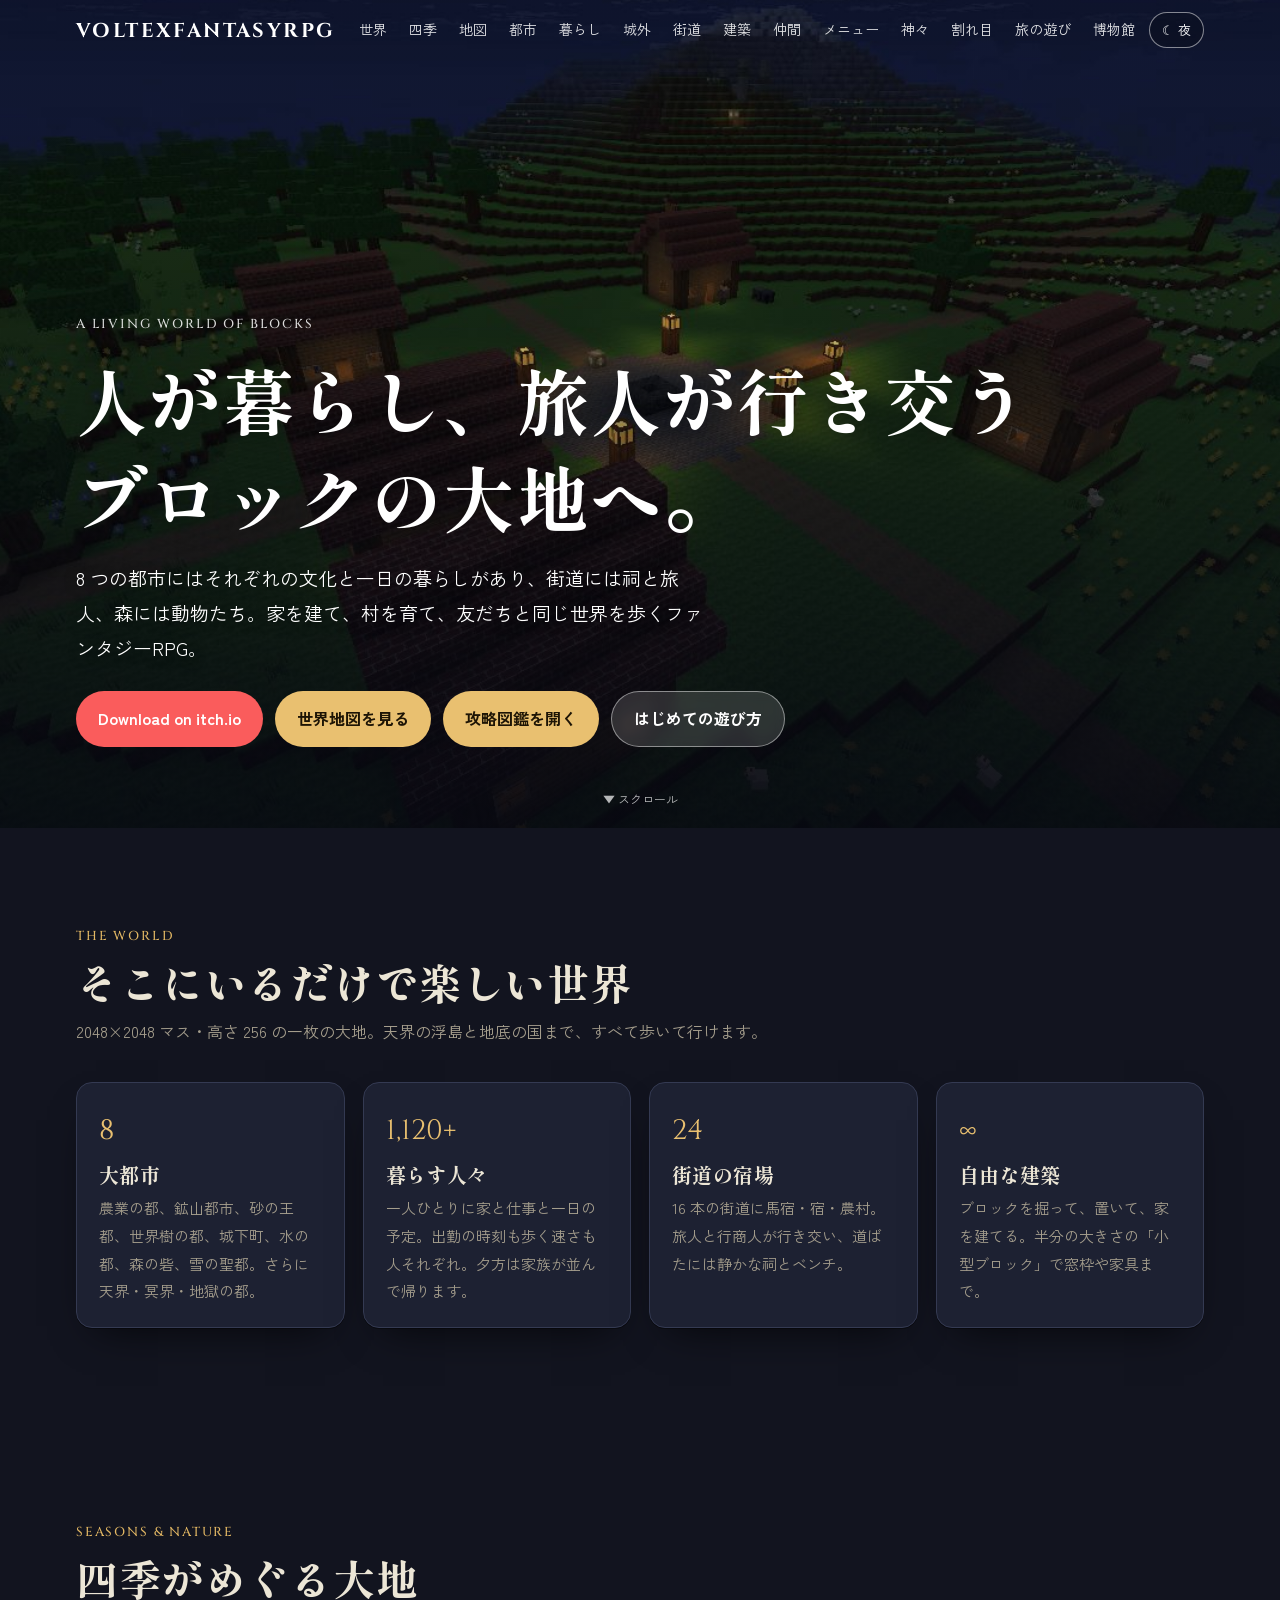
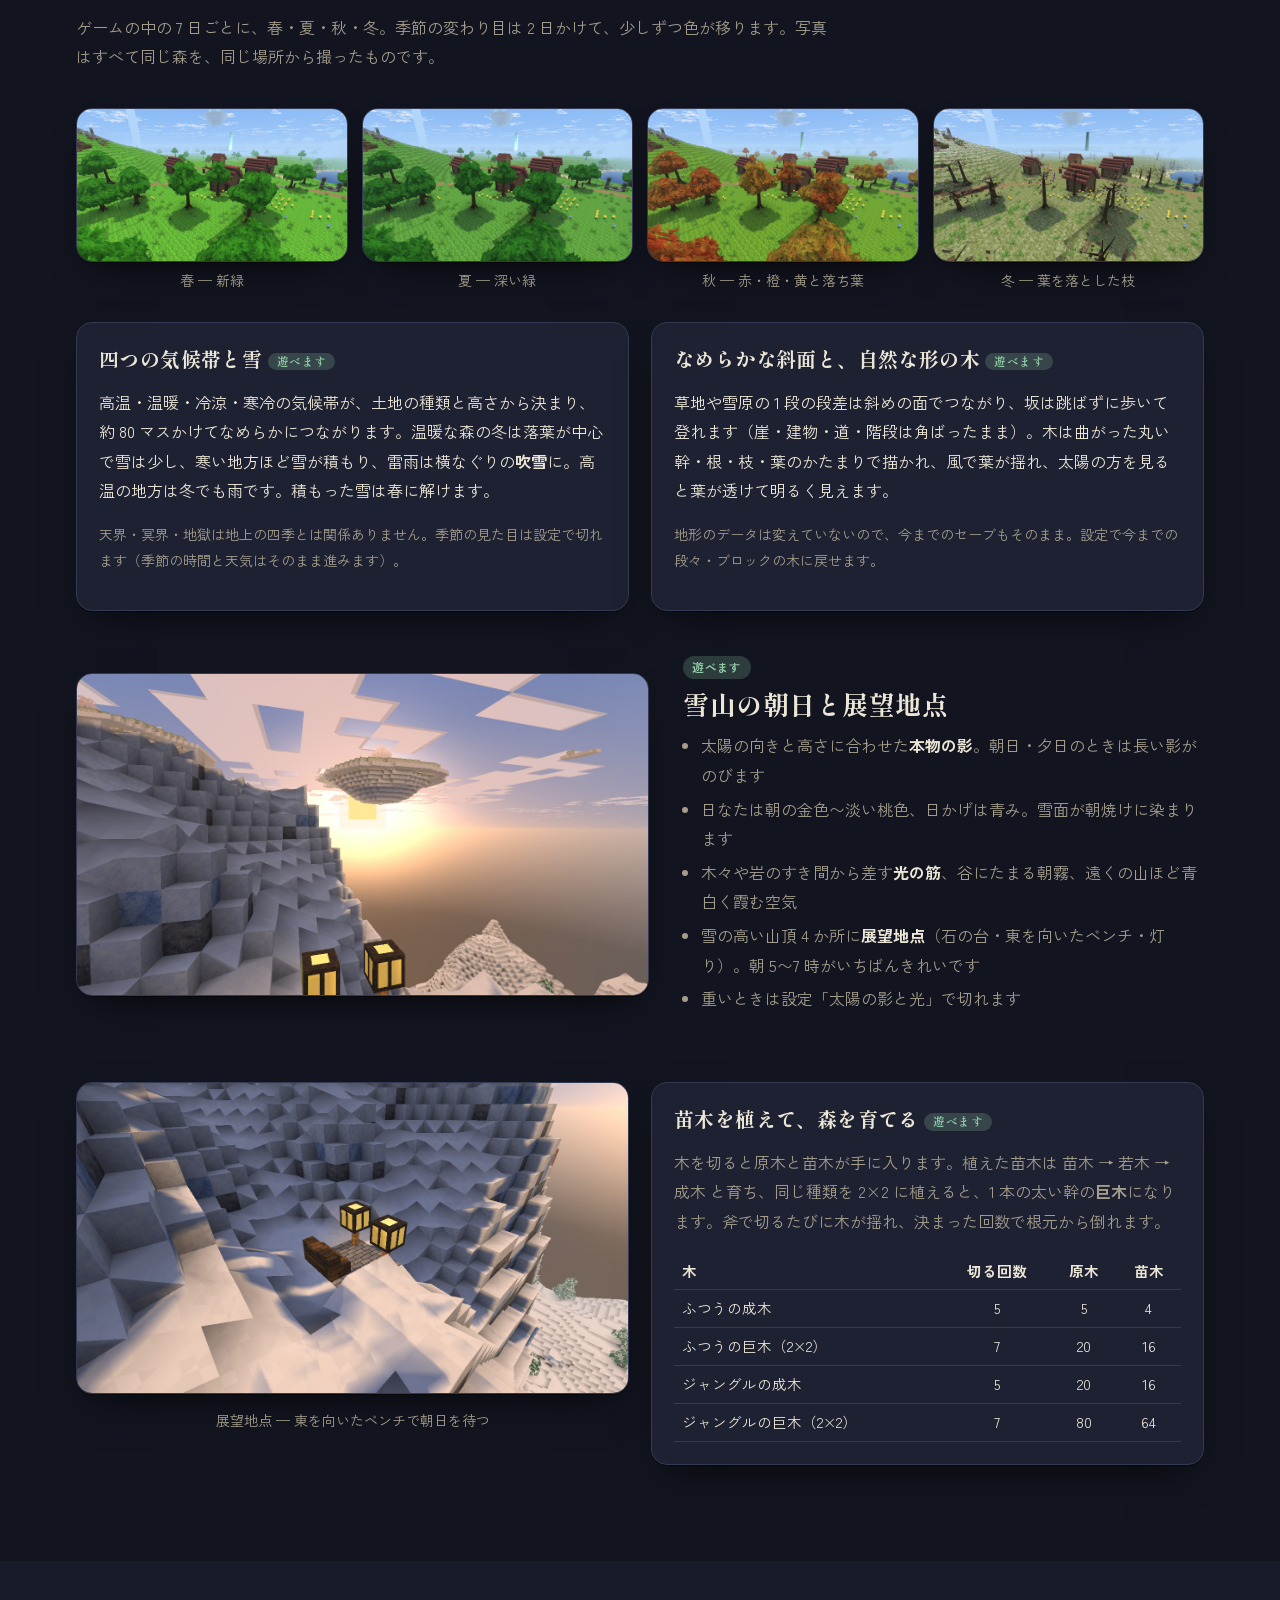
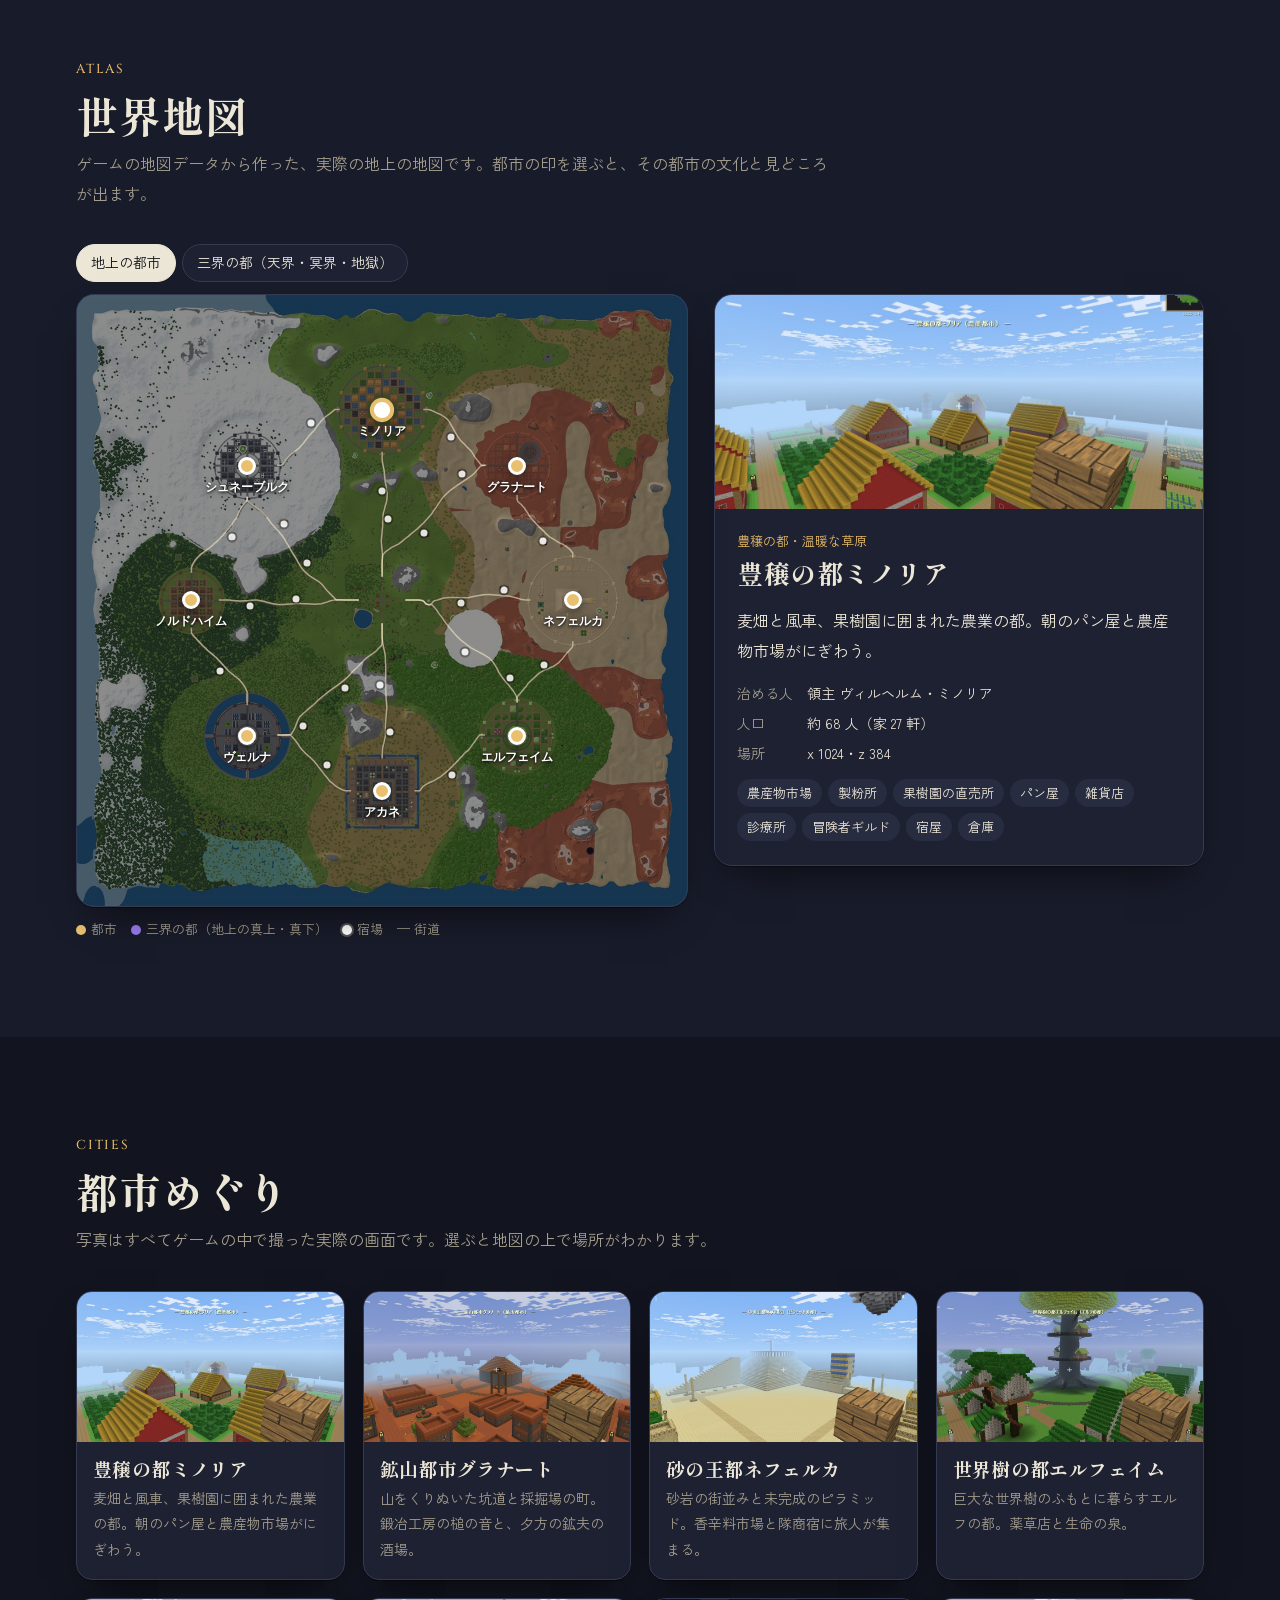
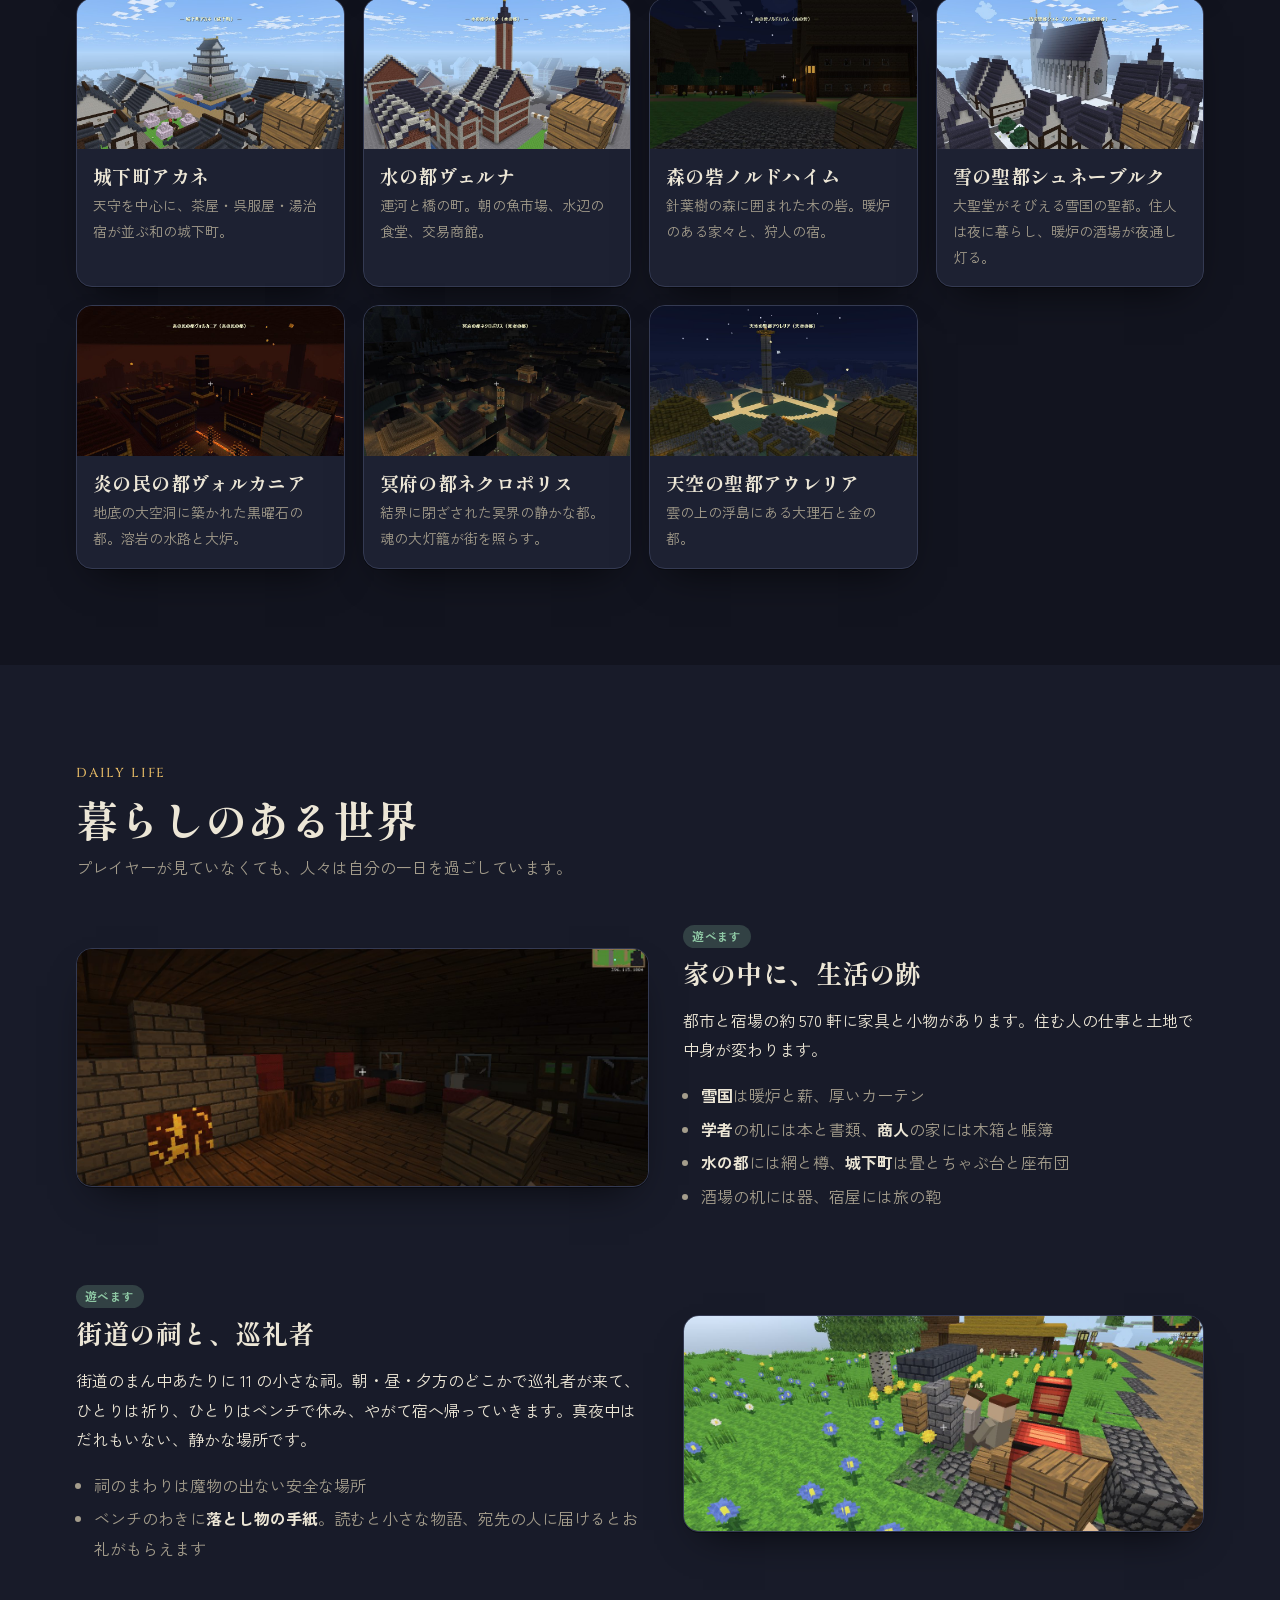
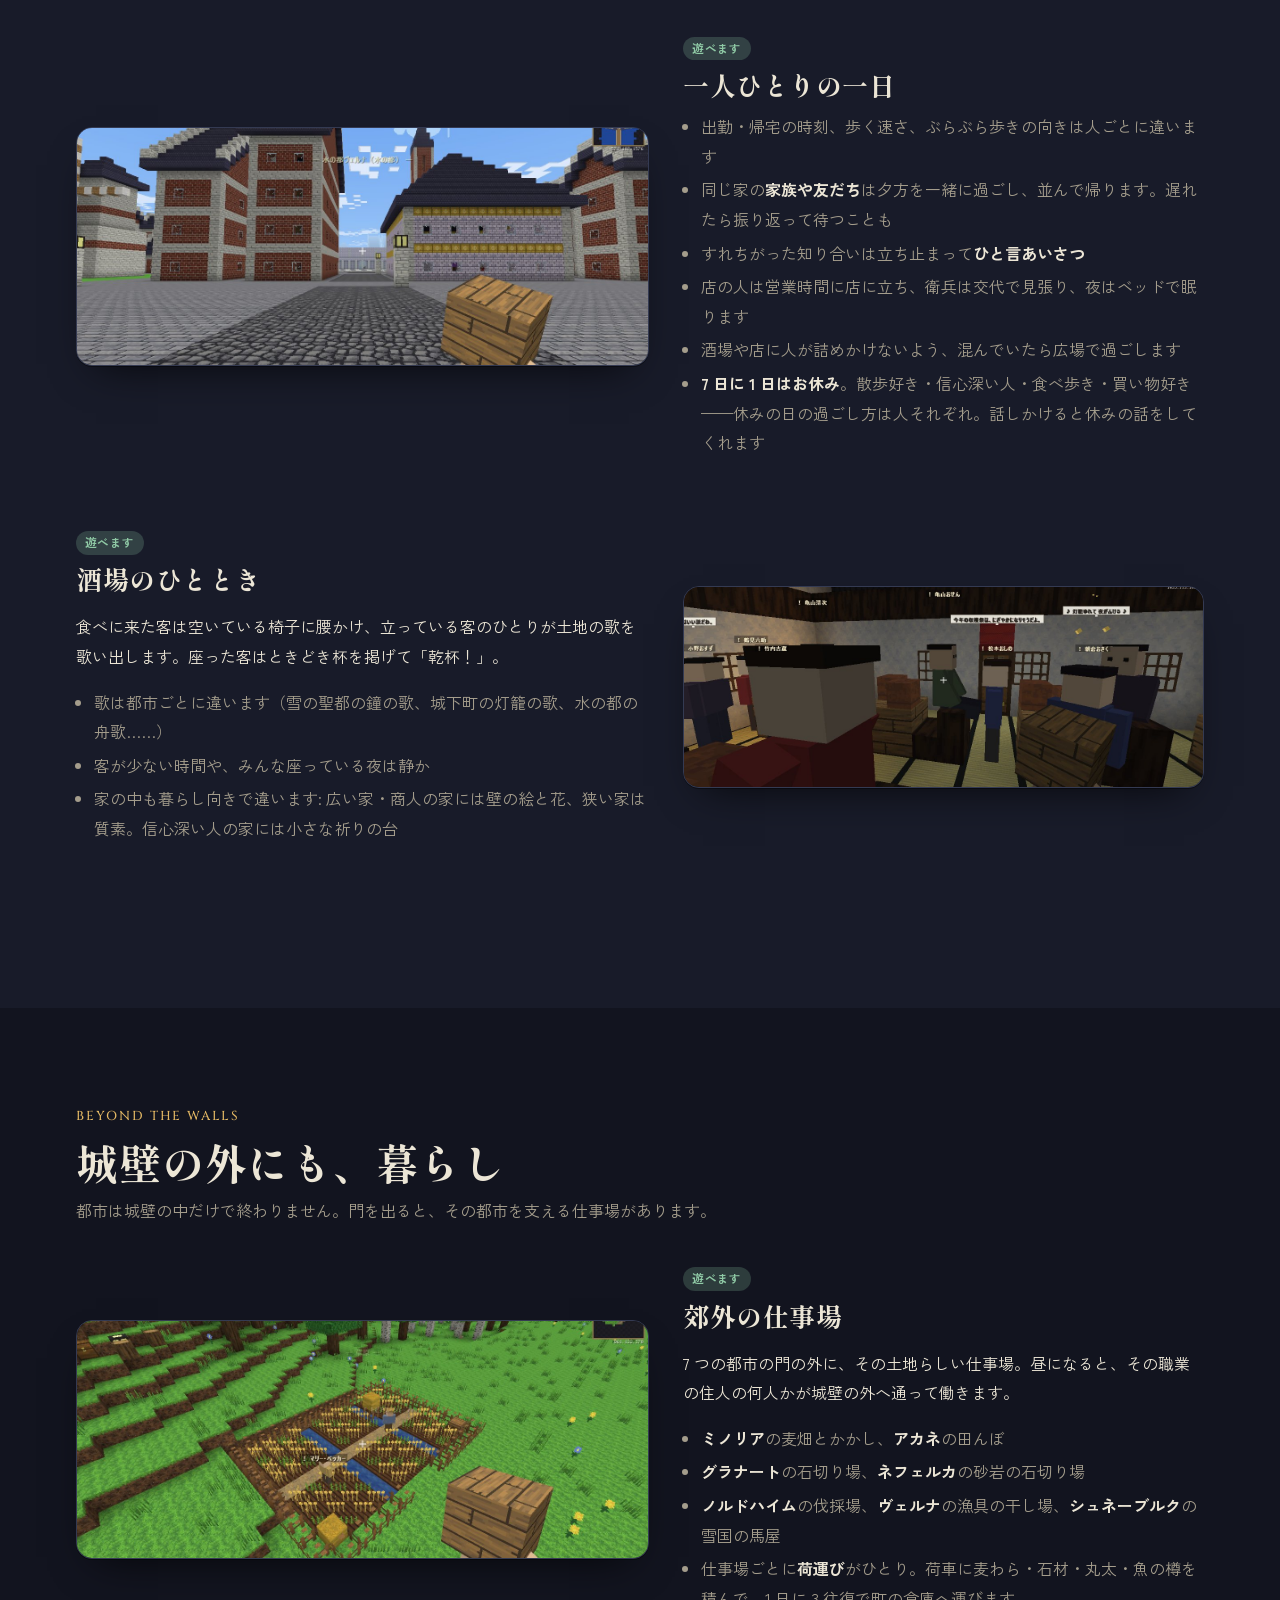
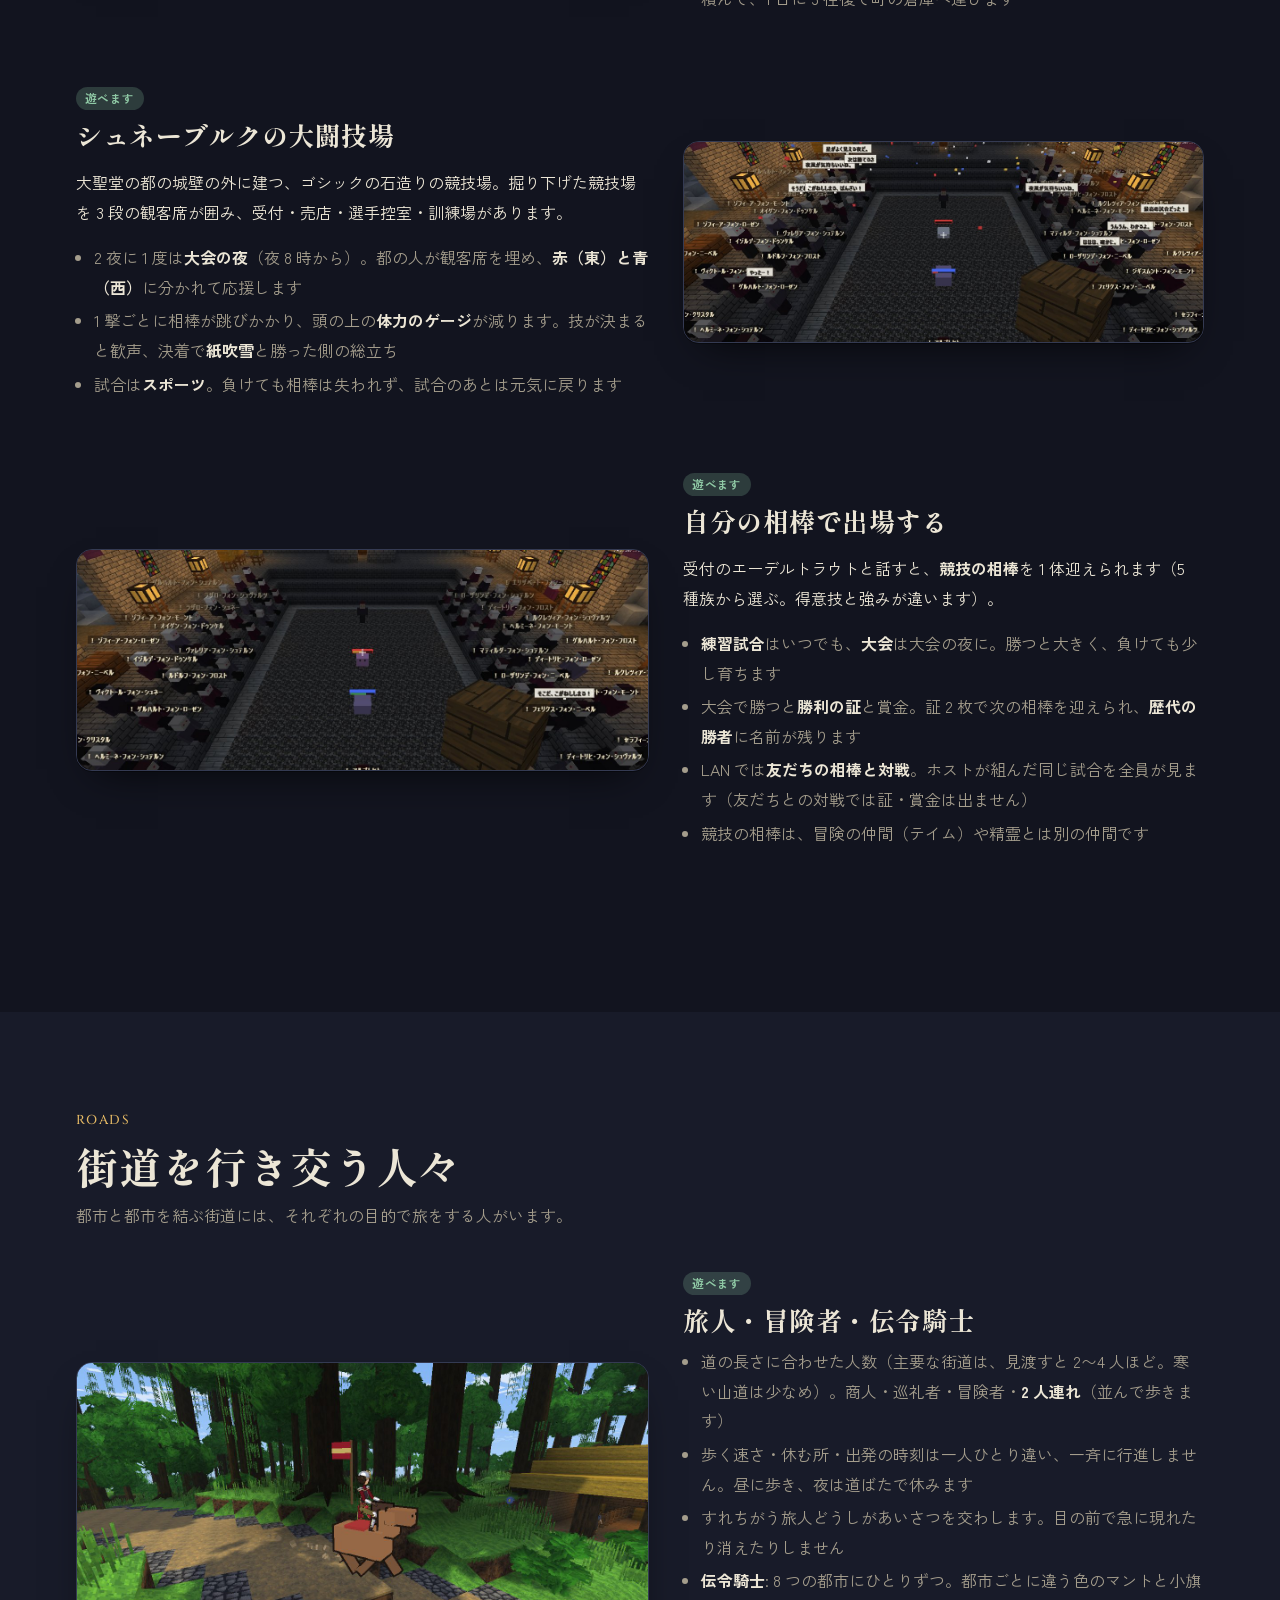
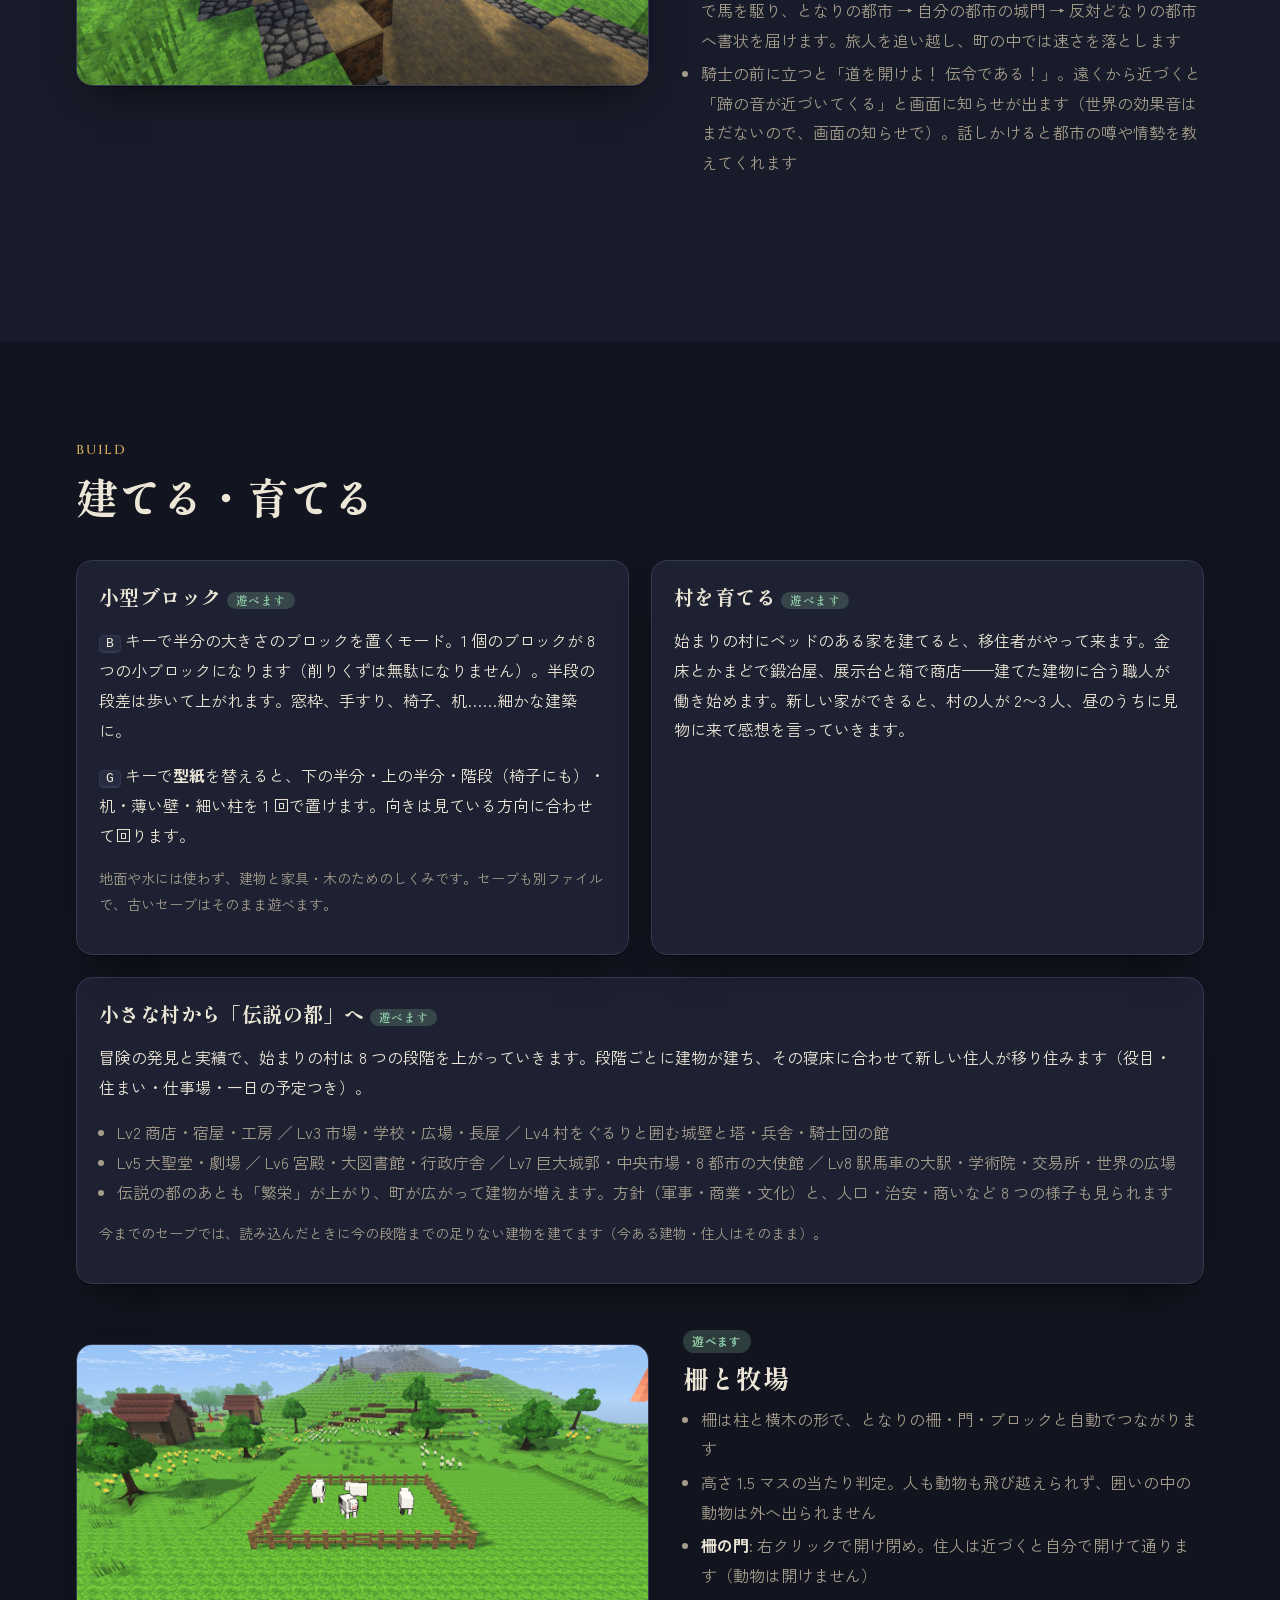
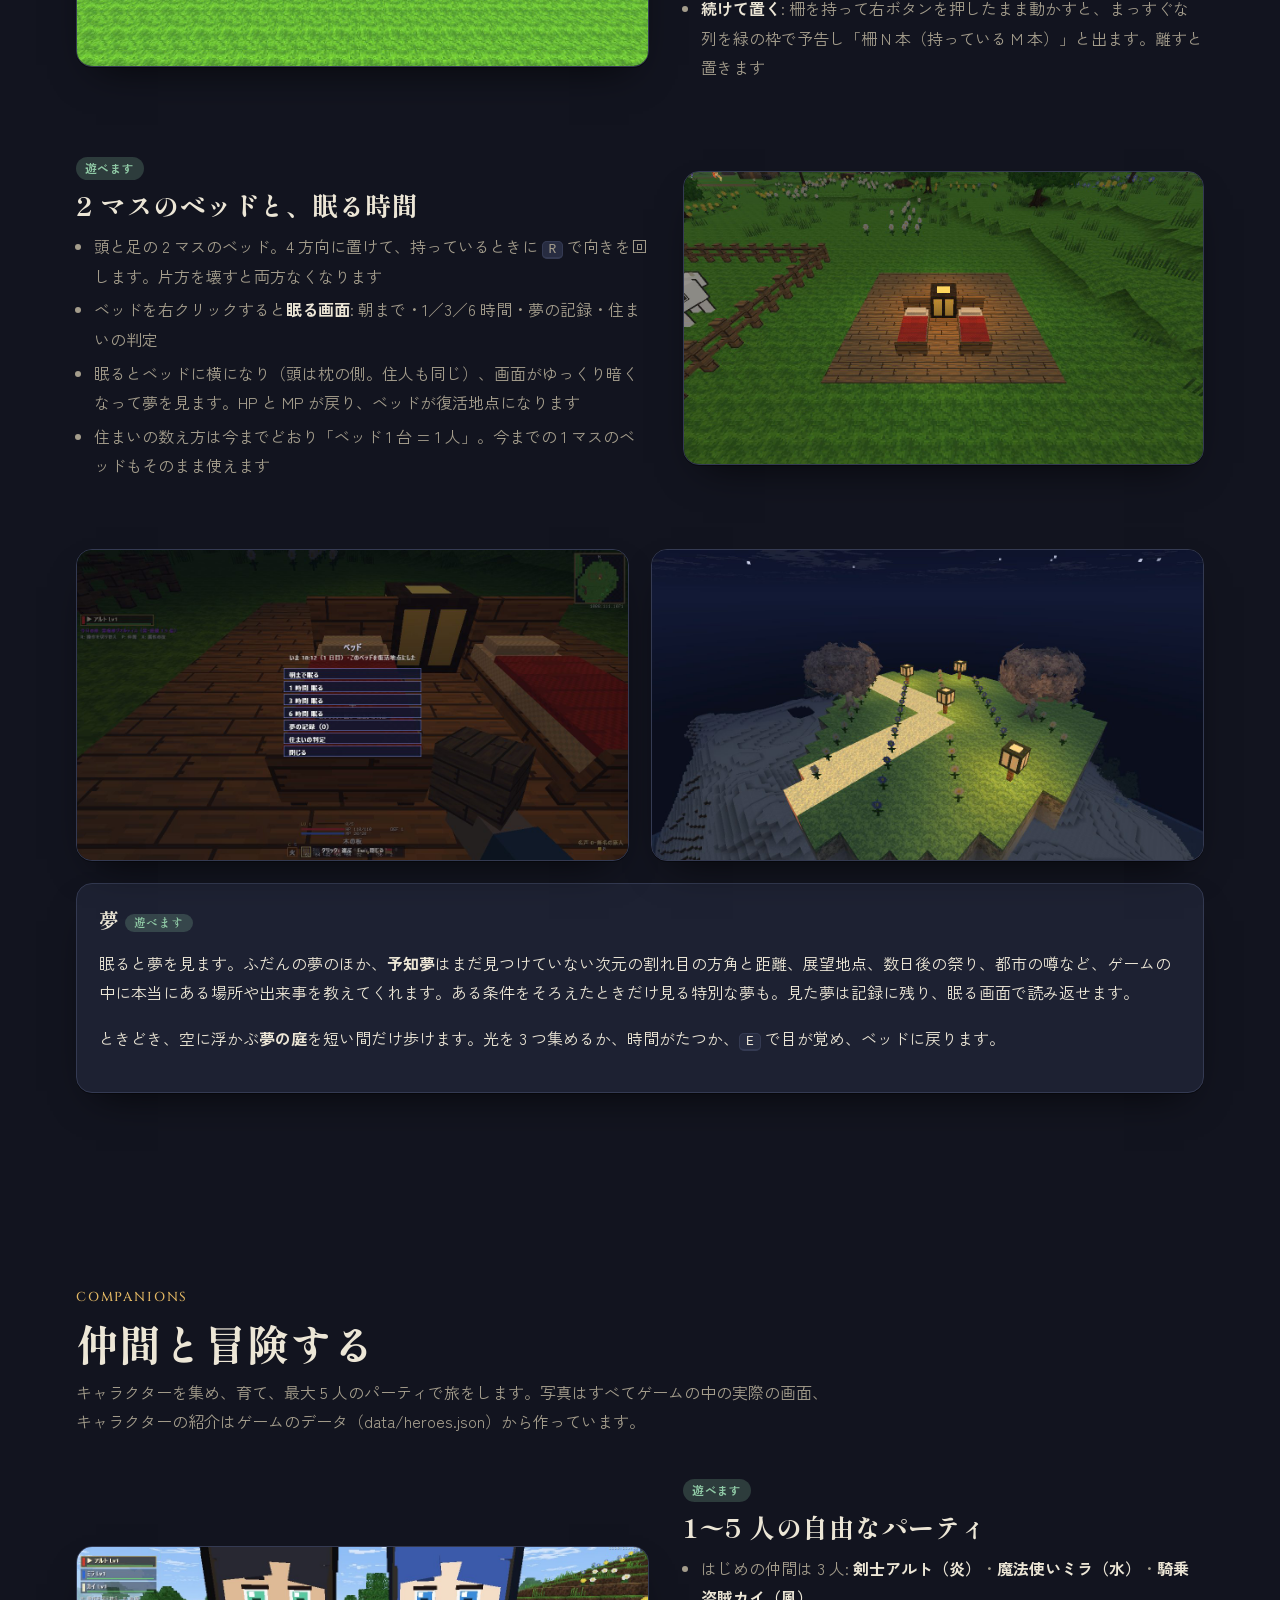
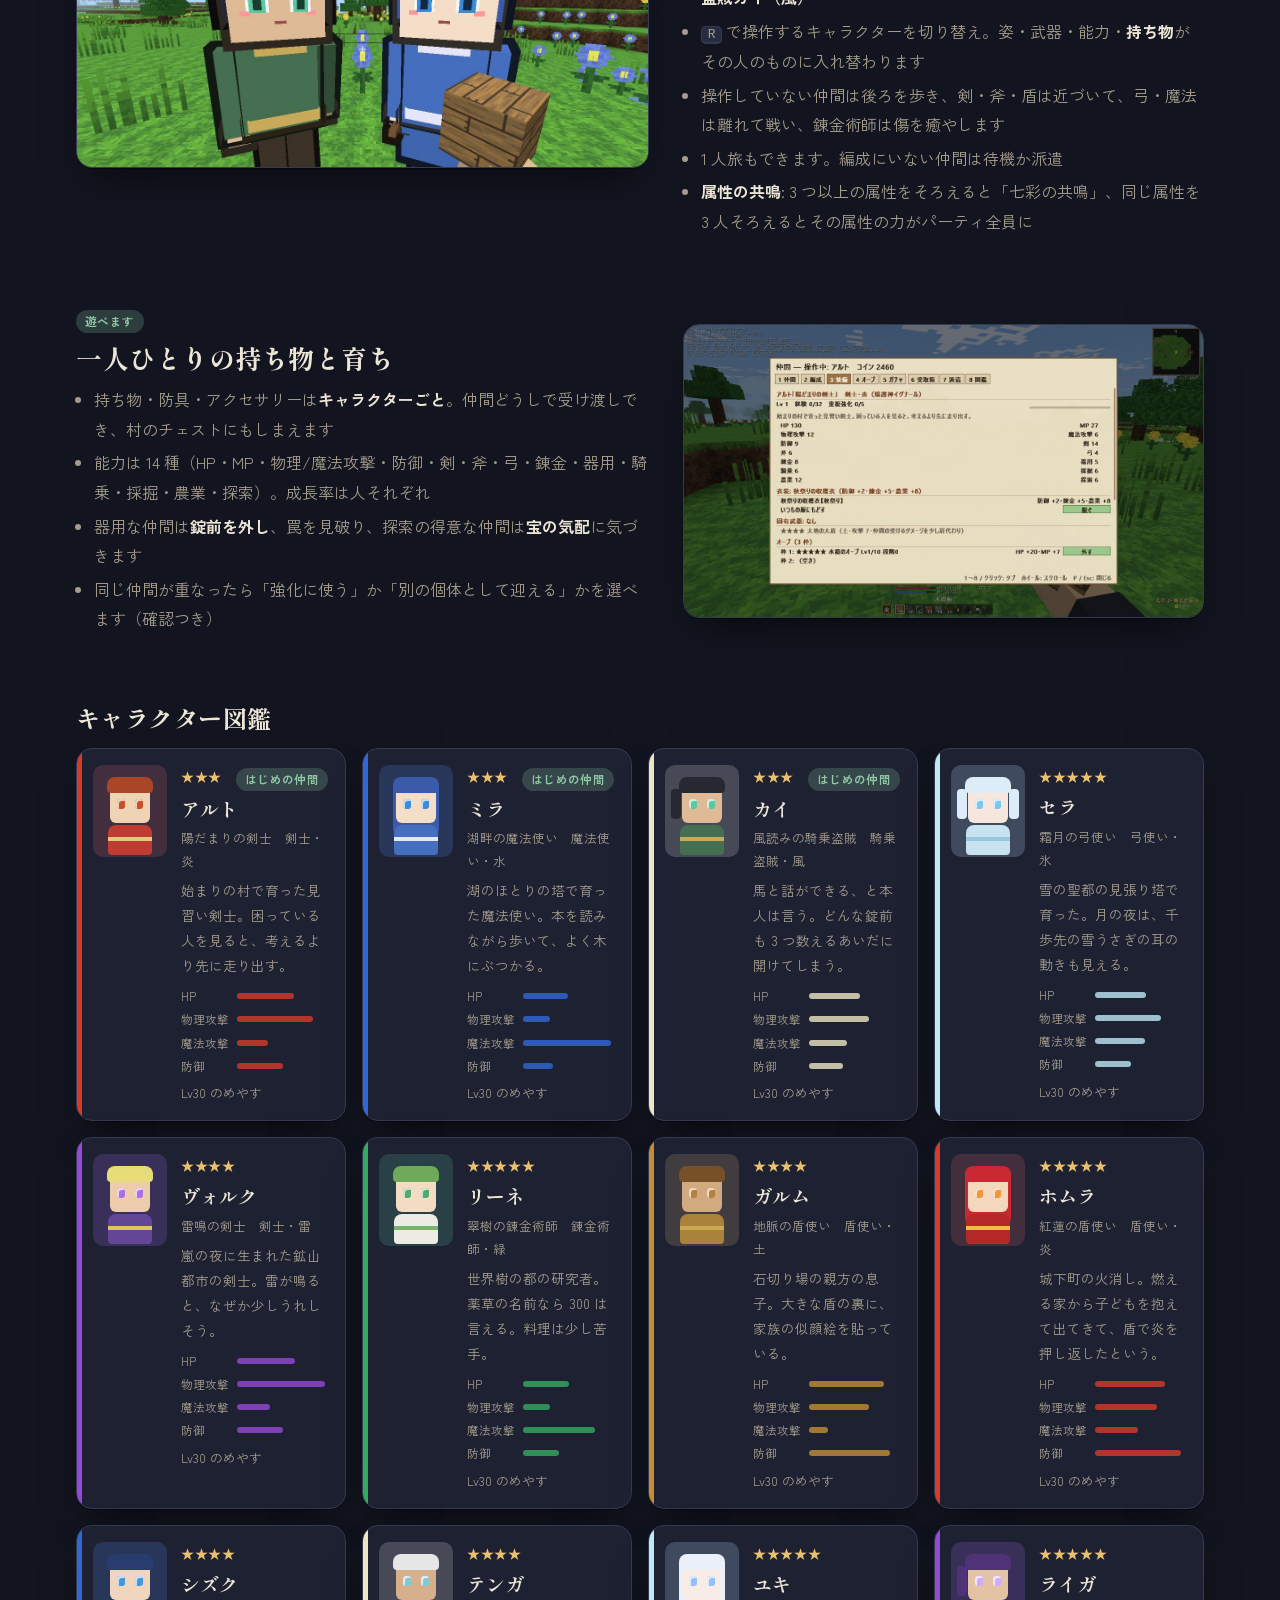
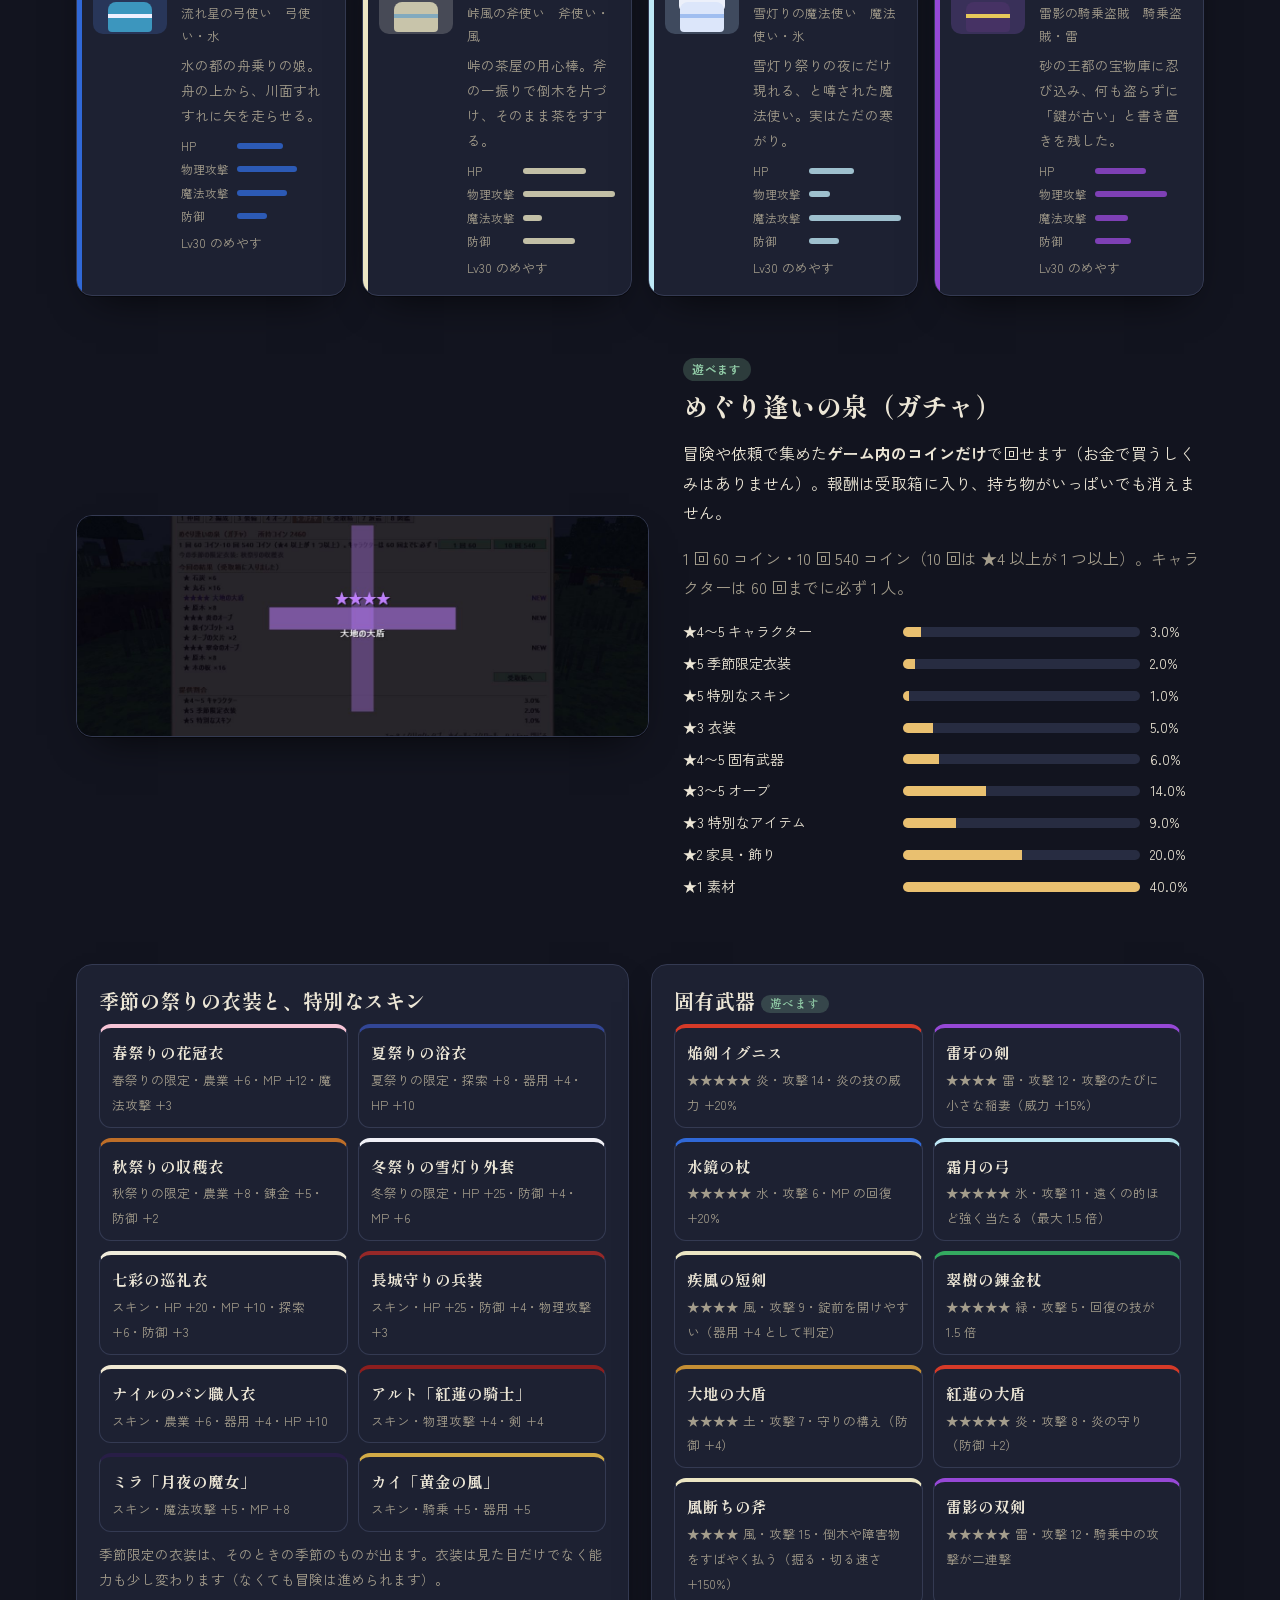
<file: index.html>
<!doctype html>
<html lang="ja" data-time="day">
<head>
<meta charset="utf-8">
<meta name="viewport" content="width=device-width, initial-scale=1">
<title>VoltexFantasyRPG — 暮らしと冒険のブロック世界</title>
<meta name="description" content="ブロックでできた広い世界。8 つの都市に人が暮らし、街道には旅人と祠、森には動物。家を建て、村を育て、友だちと同じ世界を冒険するファンタジーRPG。">
<link rel="preconnect" href="https://fonts.googleapis.com">
<link rel="preconnect" href="https://fonts.gstatic.com" crossorigin>
<link href="https://fonts.googleapis.com/css2?family=Cinzel:wght@500;700&family=Shippori+Mincho+B1:wght@500;700;800&family=Zen+Kaku+Gothic+New:wght@400;500;700&display=swap" rel="stylesheet">
<style>
  /* ---- 昼と夜の色（data-time で切り替え） ---- */
  :root, :root[data-time="day"] {
    --bg: #f4efe3; --bg2: #ebe3d1; --paper: #fbf8f1; --ink: #2a241c; --muted: #6e6455; --line: #d9ccb2;
    --accent: #8a5a1c; --accent2: #2f6b4a; --gold: #b8872a; --sky1: #9cc6ea; --sky2: #f6e7c8;
    --card-shadow: 0 1px 0 rgba(60,40,10,.06), 0 14px 34px -18px rgba(60,40,10,.35);
    --chip: #efe5cf; --hero-shade: linear-gradient(180deg, rgba(20,14,6,0) 35%, rgba(20,14,6,.72));
  }
  :root[data-time="night"] {
    --bg: #12141f; --bg2: #181b29; --paper: #1d2132; --ink: #ece6d6; --muted: #a49d8c; --line: #343a52;
    --accent: #e3b864; --accent2: #8fc9a5; --gold: #e9c070; --sky1: #1b2340; --sky2: #2b2546;
    --card-shadow: 0 1px 0 rgba(0,0,0,.4), 0 18px 40px -20px rgba(0,0,0,.8);
    --chip: #272c41; --hero-shade: linear-gradient(180deg, rgba(6,8,18,.1) 30%, rgba(6,8,18,.85));
  }
  * { box-sizing: border-box; }
  html { scroll-behavior: smooth; }
  body { margin: 0; background: var(--bg); color: var(--ink); font-family: "Zen Kaku Gothic New", "Yu Gothic UI", "Meiryo", sans-serif;
    line-height: 1.85; font-size: 16px; overflow-x: hidden; transition: background .6s, color .6s; }
  img { max-width: 100%; display: block; }
  a { color: var(--accent); }
  h1, h2, h3 { font-family: "Shippori Mincho B1", "Yu Mincho", serif; font-weight: 800; letter-spacing: .02em; line-height: 1.35; }
  .latin { font-family: "Cinzel", serif; letter-spacing: .14em; text-transform: uppercase; font-weight: 500; }
  .wrap { max-width: 1160px; margin: 0 auto; padding: 0 16px; }

  /* ---- 上のメニュー ---- */
  header.top { position: fixed; inset: 0 0 auto 0; z-index: 30; transition: background .3s, box-shadow .3s; }
  header.top.solid { background: color-mix(in srgb, var(--paper) 88%, transparent); backdrop-filter: blur(8px); box-shadow: 0 1px 0 var(--line); }
  header.top .wrap { display: flex; align-items: center; gap: 14px; height: 60px; }
  .logo { font-family: "Cinzel", serif; font-weight: 700; font-size: 20px; letter-spacing: .12em; text-decoration: none; color: #fff; white-space: nowrap; }
  header.top.solid .logo { color: var(--ink); }
  nav.menu { display: flex; gap: 2px; overflow-x: auto; scrollbar-width: none; margin-left: auto; min-width: 0; }
  nav.menu::-webkit-scrollbar { display: none; }
  nav.menu a { padding: 6px 10px; border-radius: 99px; text-decoration: none; color: rgba(255,255,255,.88); font-size: 14px; white-space: nowrap; }
  header.top.solid nav.menu a { color: var(--muted); }
  nav.menu a:hover { background: rgba(255,255,255,.18); }
  header.top.solid nav.menu a:hover { background: var(--chip); color: var(--ink); }
  .timebtn { flex: none; border: 1px solid rgba(255,255,255,.5); background: rgba(0,0,0,.18); color: #fff; border-radius: 99px; padding: 5px 12px; cursor: pointer; font: inherit; font-size: 13px; }
  header.top.solid .timebtn { border-color: var(--line); background: var(--chip); color: var(--ink); }

  /* ---- 大きな絵 ---- */
  .hero { position: relative; min-height: min(92vh, 860px); display: grid; align-items: end; color: #fff; overflow: hidden; }
  .hero .bg { position: absolute; inset: 0; background-size: cover; background-position: center; transform: scale(1.04); transition: opacity 1.2s; }
  .hero .bg.day { background-image: url(images/village_day.jpg); }
  .hero .bg.night { background-image: url(images/village_night.jpg); opacity: 0; }
  :root[data-time="night"] .hero .bg.night { opacity: 1; }
  .hero::after { content: ""; position: absolute; inset: 0; background: var(--hero-shade); }
  .hero .text { position: relative; z-index: 1; padding: 0 16px clamp(56px, 9vh, 96px); max-width: 1160px; margin: 0 auto; width: 100%; }
  .hero .eyebrow { font-size: 13px; opacity: .85; margin-bottom: 14px; }
  .hero h1 { font-size: clamp(34px, 6.4vw, 72px); margin: 0 0 16px; text-shadow: 0 4px 30px rgba(0,0,0,.4); }
  .hero p { font-size: clamp(16px, 2vw, 19px); max-width: 640px; margin: 0 0 26px; text-shadow: 0 2px 12px rgba(0,0,0,.5); }
  .btns { display: flex; gap: 12px; flex-wrap: wrap; }
  .btn { display: inline-flex; align-items: center; gap: 8px; padding: 12px 22px; border-radius: 99px; text-decoration: none; font-weight: 700;
    background: var(--gold); color: #1d1405; transition: transform .2s; }
  .btn.itch { background: #fa5c5c; color: #fff; }
  .btn:hover { transform: translateY(-2px); }
  .btn.ghost { background: rgba(255,255,255,.14); color: #fff; border: 1px solid rgba(255,255,255,.45); backdrop-filter: blur(6px); }
  .scrollhint { position: absolute; z-index: 1; left: 50%; bottom: 18px; transform: translateX(-50%); font-size: 12px; opacity: .7; animation: bob 2.4s ease-in-out infinite; }
  @keyframes bob { 50% { transform: translate(-50%, 6px); } }

  /* ---- 節 ---- */
  section { padding: 96px 0; position: relative; }
  section.alt { background: var(--bg2); }
  .head { display: grid; gap: 6px; margin-bottom: 36px; max-width: 760px; }
  .head .latin { color: var(--accent); font-size: 13px; }
  .head h2 { font-size: clamp(28px, 4vw, 42px); margin: 0; }
  .head p { color: var(--muted); margin: 0; }
  .badge { display: inline-block; font-size: 11.5px; padding: 1px 9px; border-radius: 99px; font-weight: 700; vertical-align: middle; letter-spacing: .04em; }
  .badge.done { background: color-mix(in srgb, var(--accent2) 22%, transparent); color: var(--accent2); }
  .badge.wip { background: color-mix(in srgb, var(--gold) 24%, transparent); color: var(--gold); }
  .badge.plan { background: var(--chip); color: var(--muted); }
  .reveal { opacity: 0; transform: translateY(24px); transition: opacity .8s, transform .8s; }
  .reveal.in { opacity: 1; transform: none; }

  /* ---- 世界の紹介 ---- */
  .pillars { display: grid; grid-template-columns: repeat(auto-fit, minmax(230px, 1fr)); gap: 18px; }
  .pillar { background: var(--paper); border: 1px solid var(--line); border-radius: 16px; padding: 22px; box-shadow: var(--card-shadow); }
  .pillar .num { font-family: "Cinzel", serif; color: var(--gold); font-size: 28px; }
  .pillar h3 { margin: 4px 0 6px; font-size: 20px; }
  .pillar p { margin: 0; color: var(--muted); font-size: 15px; }

  /* ---- 地図 ---- */
  .mapwrap { display: grid; grid-template-columns: minmax(0, 1.25fr) minmax(0, 1fr); gap: 26px; align-items: start; }
  @media (max-width: 880px) { .mapwrap { grid-template-columns: 1fr; } }
  .map { position: relative; border-radius: 18px; overflow: hidden; box-shadow: var(--card-shadow); border: 1px solid var(--line); aspect-ratio: 1 / 1; background: #2a5c9a; }
  .map img { width: 100%; height: 100%; object-fit: cover; transition: filter .8s; }
  :root[data-time="night"] .map img { filter: brightness(.55) saturate(.8) hue-rotate(-12deg); }
  .map svg { position: absolute; inset: 0; width: 100%; height: 100%; pointer-events: none; }
  .pin { position: absolute; transform: translate(-50%, -50%); border: none; cursor: pointer; padding: 0; background: none; }
  .pin i { display: block; width: 18px; height: 18px; border-radius: 50%; background: var(--gold); border: 3px solid #fff; box-shadow: 0 2px 10px rgba(0,0,0,.45); transition: transform .2s; }
  .pin span { position: absolute; left: 50%; top: 22px; transform: translateX(-50%); white-space: nowrap; font-size: 12px; font-weight: 700; color: #fff;
    text-shadow: 0 1px 3px #000, 0 0 8px rgba(0,0,0,.6); pointer-events: none; }
  .pin:hover i, .pin.on i { transform: scale(1.35); background: #fff; border-color: var(--gold); }
  .pin.realm i { background: #9c7cf0; }
  .stopdot { position: absolute; width: 7px; height: 7px; border-radius: 50%; background: #fff; transform: translate(-50%, -50%); opacity: .85; box-shadow: 0 0 0 2px rgba(0,0,0,.35); }
  .maplegend { display: flex; gap: 14px; flex-wrap: wrap; font-size: 13px; color: var(--muted); margin-top: 10px; }
  .maplegend i { display: inline-block; width: 10px; height: 10px; border-radius: 50%; margin-right: 5px; vertical-align: -1px; }
  .citypanel { background: var(--paper); border: 1px solid var(--line); border-radius: 18px; overflow: hidden; box-shadow: var(--card-shadow); }
  .citypanel img { aspect-ratio: 16 / 7; object-fit: cover; width: 100%; background: var(--chip); }
  .citypanel .body { padding: 20px 22px 24px; }
  .citypanel .kicker { color: var(--accent); font-size: 13px; }
  .citypanel h3 { margin: 2px 0 8px; font-size: 26px; }
  .facts { display: grid; grid-template-columns: auto 1fr; gap: 4px 14px; font-size: 14px; margin: 12px 0; }
  .facts dt { color: var(--muted); }
  .facts dd { margin: 0; }
  .chips { display: flex; flex-wrap: wrap; gap: 6px; }
  .chip { background: var(--chip); border-radius: 99px; padding: 2px 10px; font-size: 13px; }
  .tabs { display: flex; gap: 6px; margin-bottom: 12px; flex-wrap: wrap; }
  .tabs button { border: 1px solid var(--line); background: var(--paper); color: var(--ink); border-radius: 99px; padding: 5px 14px; cursor: pointer; font: inherit; font-size: 14px; }
  .tabs button.on { background: var(--ink); color: var(--bg); border-color: var(--ink); }

  /* ---- 都市のカード ---- */
  .cities { display: grid; grid-template-columns: repeat(auto-fill, minmax(250px, 1fr)); gap: 18px; }
  .city { background: var(--paper); border: 1px solid var(--line); border-radius: 16px; overflow: hidden; box-shadow: var(--card-shadow); cursor: pointer; transition: transform .25s; text-align: left; padding: 0; font: inherit; color: inherit;
    display: flex; flex-direction: column; justify-content: flex-start; }
  .city:hover { transform: translateY(-4px); }
  .city img { aspect-ratio: 16 / 9; object-fit: cover; width: 100%; }
  .city .body { padding: 14px 16px 16px; }
  .city h3 { margin: 0; font-size: 19px; }
  .city p { margin: 4px 0 0; color: var(--muted); font-size: 14px; }

  /* ---- 暮らし（画像と文） ---- */
  .feature { display: grid; grid-template-columns: 1.1fr 1fr; gap: 34px; align-items: center; margin-bottom: 64px; }
  .feature.rev > :first-child { order: 2; }
  @media (max-width: 820px) { .feature, .feature.rev { grid-template-columns: 1fr; } .feature.rev > :first-child { order: 0; } }
  .shot { border-radius: 16px; overflow: hidden; box-shadow: var(--card-shadow); border: 1px solid var(--line); }
  .shot img { width: 100%; }
  .feature h3 { font-size: 26px; margin: 6px 0 10px; }
  .feature ul { padding-left: 1.1em; margin: 8px 0 0; color: var(--muted); }
  .feature li { margin: 4px 0; }
  .feature li b { color: var(--ink); }

  /* ---- 生き物図鑑 ---- */
  .mobs { display: grid; grid-template-columns: repeat(auto-fill, minmax(210px, 1fr)); gap: 14px; }
  .mob { background: var(--paper); border: 1px solid var(--line); border-radius: 14px; padding: 16px; box-shadow: var(--card-shadow); }
  .mob h4 { margin: 0 0 4px; font-family: "Shippori Mincho B1", serif; font-size: 18px; }
  .mob .cls { font-size: 12px; color: var(--muted); }
  .mob p { margin: 8px 0 0; font-size: 13.5px; color: var(--muted); }
  .mob .sigil { width: 38px; height: 38px; border-radius: 10px; display: grid; place-items: center; font-family: "Shippori Mincho B1", serif; font-weight: 800; color: #fff; float: right; margin-left: 8px; }

  /* ---- マルチプレイ ---- */
  .two { display: grid; grid-template-columns: 1fr 1fr; gap: 22px; }
  @media (max-width: 820px) { .two { grid-template-columns: 1fr; } }
.four { display: grid; grid-template-columns: repeat(4, 1fr); gap: 14px; }
.four figure { margin: 0; }
.four figcaption { text-align: center; color: var(--muted); font-size: 14px; margin-top: 6px; }
@media (max-width: 820px) { .four { grid-template-columns: 1fr 1fr; } }
.felltable { border-collapse: collapse; margin-top: 10px; font-size: 14.5px; width: 100%; }
.felltable th, .felltable td { border-bottom: 1px solid var(--line); padding: 5px 8px; text-align: center; }
.felltable th:first-child, .felltable td:first-child { text-align: left; }
  .box { background: var(--paper); border: 1px solid var(--line); border-radius: 16px; padding: 22px; box-shadow: var(--card-shadow); }
  .box h3 { margin: 0 0 10px; font-size: 20px; }
  .checks { list-style: none; padding: 0; margin: 0; display: grid; gap: 8px; }
  .checks li { display: grid; grid-template-columns: 22px 1fr; gap: 8px; font-size: 15px; }
  .checks li::before { content: "✓"; color: var(--accent2); font-weight: 700; }
  .checks.todo li::before { content: "…"; color: var(--muted); }
  kbd { font-family: Consolas, monospace; background: var(--chip); border: 1px solid var(--line); border-bottom-width: 2px; border-radius: 5px; padding: 0 6px; font-size: 13px; }

  /* ---- 歩み ---- */
  .timeline { position: relative; display: grid; gap: 14px; padding-left: 26px; }
  .timeline::before { content: ""; position: absolute; left: 7px; top: 6px; bottom: 6px; width: 2px; background: var(--line); }
  .ev { position: relative; background: var(--paper); border: 1px solid var(--line); border-radius: 12px; padding: 12px 16px; font-size: 14.5px; }
  .ev::before { content: ""; position: absolute; left: -25px; top: 16px; width: 12px; height: 12px; border-radius: 50%; background: var(--gold); box-shadow: 0 0 0 4px var(--bg2); }
  .ev time { color: var(--accent); font-size: 12.5px; font-weight: 700; margin-right: 8px; }
  .ev code { font-size: 11px; color: var(--muted); }
  .more { margin-top: 16px; }
  .more button { border: 1px solid var(--line); background: var(--paper); color: var(--ink); border-radius: 99px; padding: 8px 18px; cursor: pointer; font: inherit; }

  /* ---- ギャラリー ---- */
  .gallery { columns: 3 280px; column-gap: 14px; }
  .gallery figure { break-inside: avoid; margin: 0 0 14px; border-radius: 14px; overflow: hidden; position: relative; cursor: zoom-in; box-shadow: var(--card-shadow); }
  .gallery figcaption { position: absolute; left: 0; right: 0; bottom: 0; padding: 22px 12px 8px; font-size: 13px; color: #fff; background: linear-gradient(transparent, rgba(0,0,0,.7)); }
  .lightbox { position: fixed; inset: 0; z-index: 60; background: rgba(8,8,12,.92); display: none; place-items: center; padding: 20px; cursor: zoom-out; }
  .lightbox.on { display: grid; }
  .lightbox img { max-height: 86vh; border-radius: 10px; }
  .lightbox p { color: #ddd; text-align: center; margin: 10px 0 0; }

  /* ---- 案内 ---- */
  .guide { display: grid; grid-template-columns: repeat(auto-fit, minmax(260px, 1fr)); gap: 16px; }
  .tip { background: var(--paper); border-left: 4px solid var(--gold); border-radius: 10px; padding: 14px 16px; box-shadow: var(--card-shadow); font-size: 15px; }
  .tip b { display: block; font-family: "Shippori Mincho B1", serif; font-size: 17px; margin-bottom: 2px; }

  /* ---- 仲間（キャラクター図鑑） ---- */
  .heroes { display: grid; grid-template-columns: repeat(auto-fill, minmax(250px, 1fr)); gap: 16px; }
  .herocard { background: var(--paper); border: 1px solid var(--line); border-radius: 16px; padding: 16px; box-shadow: var(--card-shadow); display: grid; grid-template-columns: 74px 1fr; gap: 14px; align-items: start; position: relative; overflow: hidden; }
  .herocard::before { content: ""; position: absolute; inset: 0 auto 0 0; width: 5px; background: var(--el); }
  .herocard h4 { margin: 0; font-family: "Shippori Mincho B1", serif; font-size: 19px; }
  .herocard .meta { font-size: 12.5px; color: var(--muted); }
  .herocard .stars { color: var(--gold); letter-spacing: .05em; font-size: 13px; }
  .herocard p { margin: 6px 0 0; font-size: 13.5px; color: var(--muted); }
  .herocard .bars { display: grid; grid-template-columns: auto 1fr; gap: 2px 8px; font-size: 11.5px; margin-top: 8px; color: var(--muted); }
  .herocard .bars i { display: block; height: 6px; border-radius: 3px; background: var(--el); margin-top: 7px; opacity: .8; }
  .portrait { width: 74px; height: 92px; position: relative; border-radius: 10px; background: color-mix(in srgb, var(--el) 16%, var(--chip)); }
  .portrait b { position: absolute; display: block; }
  .rates { display: grid; gap: 6px; }
  .rate { display: grid; grid-template-columns: 210px 1fr 54px; gap: 10px; align-items: center; font-size: 14px; }
  .rate .bar { height: 10px; border-radius: 5px; background: var(--chip); overflow: hidden; }
  .rate .bar i { display: block; height: 100%; background: var(--gold); }
  @media (max-width: 600px) { .rate { grid-template-columns: 130px 1fr 46px; font-size: 13px; } }
  .minicards { display: grid; grid-template-columns: repeat(auto-fill, minmax(200px, 1fr)); gap: 10px; }
  .minicard { background: var(--paper); border: 1px solid var(--line); border-radius: 12px; padding: 10px 12px; font-size: 13.5px; border-top: 4px solid var(--el, var(--gold)); }
  .minicard b { display: block; font-family: "Shippori Mincho B1", serif; font-size: 15.5px; }
  .minicard span { color: var(--muted); font-size: 12.5px; }
  /* ---- 七柱の神々 ---- */
  .gods { display: grid; grid-template-columns: repeat(auto-fill, minmax(240px, 1fr)); gap: 16px; }
  .god { border-radius: 18px; padding: 20px; color: #fff; position: relative; overflow: hidden; box-shadow: var(--card-shadow);
    background: radial-gradient(circle at 80% 15%, color-mix(in srgb, var(--el) 85%, #fff) 0, var(--el) 30%, color-mix(in srgb, var(--el) 45%, #10131f) 100%); }
  .god .lantern { position: absolute; right: 16px; top: 16px; width: 26px; height: 34px; border-radius: 8px; background: color-mix(in srgb, var(--el) 70%, #fff); box-shadow: 0 0 24px 6px color-mix(in srgb, var(--el) 70%, #fff); }
  .god .el { font-family: "Shippori Mincho B1", serif; font-size: 34px; line-height: 1; text-shadow: 0 2px 12px rgba(0,0,0,.35); }
  .god h4 { margin: 8px 0 4px; font-family: "Shippori Mincho B1", serif; font-size: 20px; text-shadow: 0 1px 6px rgba(0,0,0,.4); }
  .god p { margin: 0; font-size: 13.5px; opacity: .95; text-shadow: 0 1px 4px rgba(0,0,0,.4); }
  .god .n { font-size: 12px; opacity: .85; margin-top: 8px; }
  .god.light { color: #2a241c; } .god.light h4, .god.light p, .god.light .el { text-shadow: none; }
  table.skills { width: 100%; border-collapse: collapse; font-size: 14.5px; background: var(--paper); border-radius: 12px; overflow: hidden; }
  table.skills td, table.skills th { padding: 8px 12px; border-bottom: 1px solid var(--line); text-align: left; vertical-align: top; }
  table.skills th { background: var(--chip); font-weight: 700; }

  footer { padding: 46px 0 70px; color: var(--muted); font-size: 14px; border-top: 1px solid var(--line); }
  @media (prefers-reduced-motion: reduce) { .reveal { opacity: 1; transform: none; transition: none; } .scrollhint { animation: none; } html { scroll-behavior: auto; } }
</style>
</head>
<body>
<header class="top" id="top">
  <div class="wrap">
    <a class="logo" href="#">VOLTEXFANTASYRPG</a>
    <nav class="menu" aria-label="ページ内のメニュー">
      <a href="#world">世界</a><a href="#nature">四季</a><a href="#map">地図</a><a href="#cities">都市</a><a href="#life">暮らし</a><a href="#outskirts">城外</a><a href="#roads">街道</a><a href="#build">建築</a>
      <a href="#heroes">仲間</a><a href="#menu">メニュー</a><a href="#gods">神々</a><a href="#travel">割れ目</a><a href="#plays">旅の遊び</a><a href="#museum">博物館</a><a href="#economy">交易</a><a href="#sky">星座</a><a href="#historydim">歴史</a><a href="#mobs">生き物</a><a href="#multi">マルチ</a><a href="#gallery">写真</a><a href="#guide">案内</a><a href="https://pakkun1113.itch.io/voltexrpg" target="_blank" rel="noopener">ダウンロード</a><a href="codex.html">攻略図鑑</a><a href="guide.html">完全攻略版</a>
      <a href="guide.html">遊び方ガイド</a>
    </nav>
    <button class="timebtn" id="timebtn" type="button" aria-label="昼と夜を切り替える">☀ 昼</button>
  </div>
</header>

<div class="hero">
  <div class="bg day"></div><div class="bg night"></div>
  <div class="text">
    <div class="eyebrow latin">A living world of blocks</div>
    <h1>人が暮らし、旅人が行き交う<br>ブロックの大地へ。</h1>
    <p>8 つの都市にはそれぞれの文化と一日の暮らしがあり、街道には祠と旅人、森には動物たち。家を建て、村を育て、友だちと同じ世界を歩くファンタジーRPG。</p>
    <div class="btns">
      <a class="btn itch" href="https://pakkun1113.itch.io/voltexrpg" target="_blank" rel="noopener">Download on itch.io</a>
      <a class="btn" href="#map">世界地図を見る</a><a class="btn" href="codex.html">攻略図鑑を開く</a>
      <a class="btn ghost" href="guide.html">はじめての遊び方</a>
    </div>
  </div>
  <div class="scrollhint">▼ スクロール</div>
</div>

<section id="world">
  <div class="wrap">
    <div class="head reveal"><span class="latin">The World</span><h2>そこにいるだけで楽しい世界</h2>
      <p>2048×2048 マス・高さ 256 の一枚の大地。天界の浮島と地底の国まで、すべて歩いて行けます。</p></div>
    <div class="pillars">
      <div class="pillar reveal"><div class="num" id="n-cities">8</div><h3>大都市</h3><p>農業の都、鉱山都市、砂の王都、世界樹の都、城下町、水の都、森の砦、雪の聖都。さらに天界・冥界・地獄の都。</p></div>
      <div class="pillar reveal"><div class="num" id="n-people">—</div><h3>暮らす人々</h3><p>一人ひとりに家と仕事と一日の予定。出勤の時刻も歩く速さも人それぞれ。夕方は家族が並んで帰ります。</p></div>
      <div class="pillar reveal"><div class="num" id="n-stops">24</div><h3>街道の宿場</h3><p>16 本の街道に馬宿・宿・農村。旅人と行商人が行き交い、道ばたには静かな祠とベンチ。</p></div>
      <div class="pillar reveal"><div class="num">∞</div><h3>自由な建築</h3><p>ブロックを掘って、置いて、家を建てる。半分の大きさの「小型ブロック」で窓枠や家具まで。</p></div>
    </div>
  </div>
</section>

<section id="nature">
  <div class="wrap">
    <div class="head reveal"><span class="latin">Seasons &amp; Nature</span><h2>四季がめぐる大地</h2>
      <p>ゲームの中の 7 日ごとに、春・夏・秋・冬。季節の変わり目は 2 日かけて、少しずつ色が移ります。写真はすべて同じ森を、同じ場所から撮ったものです。</p></div>
    <div class="four reveal">
      <figure><div class="shot"><img src="images/shots/nature_season_spring.jpg" alt="春の森。明るい新緑" loading="lazy"></div><figcaption>春 — 新緑</figcaption></figure>
      <figure><div class="shot"><img src="images/shots/nature_season_summer.jpg" alt="夏の森。深い緑" loading="lazy"></div><figcaption>夏 — 深い緑</figcaption></figure>
      <figure><div class="shot"><img src="images/shots/nature_season_autumn.jpg" alt="秋の森。木ごとに違う赤・橙・黄" loading="lazy"></div><figcaption>秋 — 赤・橙・黄と落ち葉</figcaption></figure>
      <figure><div class="shot"><img src="images/shots/nature_season_winter.jpg" alt="冬の森。葉を落とした枝" loading="lazy"></div><figcaption>冬 — 葉を落とした枝</figcaption></figure>
    </div>
    <div class="two" style="margin-top:28px">
      <div class="box reveal"><h3>四つの気候帯と雪 <span class="badge done">遊べます</span></h3>
        <p>高温・温暖・冷涼・寒冷の気候帯が、土地の種類と高さから決まり、約 80 マスかけてなめらかにつながります。温暖な森の冬は落葉が中心で雪は少し、寒い地方ほど雪が積もり、雷雨は横なぐりの<b>吹雪</b>に。高温の地方は冬でも雨です。積もった雪は春に解けます。</p>
        <p style="color:var(--muted);font-size:14px">天界・冥界・地獄は地上の四季とは関係ありません。季節の見た目は設定で切れます（季節の時間と天気はそのまま進みます）。</p></div>
      <div class="box reveal"><h3>なめらかな斜面と、自然な形の木 <span class="badge done">遊べます</span></h3>
        <p>草地や雪原の 1 段の段差は斜めの面でつながり、坂は跳ばずに歩いて登れます（崖・建物・道・階段は角ばったまま）。木は曲がった丸い幹・根・枝・葉のかたまりで描かれ、風で葉が揺れ、太陽の方を見ると葉が透けて明るく見えます。</p>
        <p style="color:var(--muted);font-size:14px">地形のデータは変えていないので、今までのセーブもそのまま。設定で今までの段々・ブロックの木に戻せます。</p></div>
    </div>
    <div class="feature reveal" style="margin-top:40px">
      <div class="shot"><img src="images/shots/nature_sunrise_peak.jpg" alt="雪山の山頂から見る朝日。長い影と朝焼け" loading="lazy"></div>
      <div><span class="badge done">遊べます</span><h3>雪山の朝日と展望地点</h3>
        <ul><li>太陽の向きと高さに合わせた<b>本物の影</b>。朝日・夕日のときは長い影がのびます</li>
          <li>日なたは朝の金色〜淡い桃色、日かげは青み。雪面が朝焼けに染まります</li>
          <li>木々や岩のすき間から差す<b>光の筋</b>、谷にたまる朝霧、遠くの山ほど青白く霞む空気</li>
          <li>雪の高い山頂 4 か所に<b>展望地点</b>（石の台・東を向いたベンチ・灯り）。朝 5〜7 時がいちばんきれいです</li>
          <li>重いときは設定「太陽の影と光」で切れます</li></ul></div>
    </div>
    <div class="two reveal">
      <div><div class="shot"><img src="images/shots/nature_lookout.jpg" alt="雪山の展望地点。東を向いたベンチと灯り" loading="lazy"></div>
        <p style="color:var(--muted);font-size:14px;text-align:center">展望地点 — 東を向いたベンチで朝日を待つ</p></div>
      <div class="box"><h3>苗木を植えて、森を育てる <span class="badge done">遊べます</span></h3>
        <p style="color:var(--muted)">木を切ると原木と苗木が手に入ります。植えた苗木は 苗木 → 若木 → 成木 と育ち、同じ種類を 2×2 に植えると、1 本の太い幹の<b>巨木</b>になります。斧で切るたびに木が揺れ、決まった回数で根元から倒れます。</p>
        <table class="felltable">
          <tr><th>木</th><th>切る回数</th><th>原木</th><th>苗木</th></tr>
          <tr><td>ふつうの成木</td><td>5</td><td>5</td><td>4</td></tr>
          <tr><td>ふつうの巨木（2×2）</td><td>7</td><td>20</td><td>16</td></tr>
          <tr><td>ジャングルの成木</td><td>5</td><td>20</td><td>16</td></tr>
          <tr><td>ジャングルの巨木（2×2）</td><td>7</td><td>80</td><td>64</td></tr>
        </table></div>
    </div>
  </div>
</section>

<section id="map" class="alt">
  <div class="wrap">
    <div class="head reveal"><span class="latin">Atlas</span><h2>世界地図</h2>
      <p>ゲームの地図データから作った、実際の地上の地図です。都市の印を選ぶと、その都市の文化と見どころが出ます。</p></div>
    <div class="tabs" id="layertabs" role="tablist">
      <button class="on" data-layer="ground" type="button">地上の都市</button>
      <button data-layer="realm" type="button">三界の都（天界・冥界・地獄）</button>
    </div>
    <div class="mapwrap">
      <div>
        <div class="map" id="map-canvas">
          <img src="images/worldmap.jpg" alt="ゲームの地図データから描いた地上の地図（北が上）" loading="lazy">
          <svg id="roads" viewBox="0 0 2048 2048" preserveAspectRatio="none"></svg>
        </div>
        <div class="maplegend"><span><i style="background:var(--gold)"></i>都市</span><span><i style="background:#9c7cf0"></i>三界の都（地上の真上・真下）</span><span><i style="background:#fff;box-shadow:0 0 0 2px #555"></i>宿場</span><span>— 街道</span></div>
      </div>
      <article class="citypanel" id="citypanel" aria-live="polite"></article>
    </div>
  </div>
</section>

<section id="cities">
  <div class="wrap">
    <div class="head reveal"><span class="latin">Cities</span><h2>都市めぐり</h2><p>写真はすべてゲームの中で撮った実際の画面です。選ぶと地図の上で場所がわかります。</p></div>
    <div class="cities" id="citycards"></div>
  </div>
</section>

<section id="life" class="alt">
  <div class="wrap">
    <div class="head reveal"><span class="latin">Daily Life</span><h2>暮らしのある世界</h2><p>プレイヤーが見ていなくても、人々は自分の一日を過ごしています。</p></div>
    <div class="feature reveal">
      <div class="shot"><img src="images/shots/interior_nordic.jpg" alt="森の砦の家の中: 暖炉と薪、椅子、木箱、カーテン" loading="lazy"></div>
      <div><span class="badge done">遊べます</span><h3>家の中に、生活の跡</h3>
        <p>都市と宿場の約 570 軒に家具と小物があります。住む人の仕事と土地で中身が変わります。</p>
        <ul><li><b>雪国</b>は暖炉と薪、厚いカーテン</li><li><b>学者</b>の机には本と書類、<b>商人</b>の家には木箱と帳簿</li>
          <li><b>水の都</b>には網と樽、<b>城下町</b>は畳とちゃぶ台と座布団</li><li>酒場の机には器、宿屋には旅の鞄</li></ul></div>
    </div>
    <div class="feature rev reveal">
      <div class="shot"><img src="images/shots/shrine.jpg" alt="街道の祠: 石の像、ベンチに座る巡礼者と祈る人" loading="lazy"></div>
      <div><span class="badge done">遊べます</span><h3>街道の祠と、巡礼者</h3>
        <p>街道のまん中あたりに 11 の小さな祠。朝・昼・夕方のどこかで巡礼者が来て、ひとりは祈り、ひとりはベンチで休み、やがて宿へ帰っていきます。真夜中はだれもいない、静かな場所です。</p>
        <ul><li>祠のまわりは魔物の出ない安全な場所</li><li>ベンチのわきに<b>落とし物の手紙</b>。読むと小さな物語、宛先の人に届けるとお礼がもらえます</li></ul></div>
    </div>
    <div class="feature reveal">
      <div class="shot"><img src="images/shots/street_venice.jpg" alt="水の都の通り" loading="lazy"></div>
      <div><span class="badge done">遊べます</span><h3>一人ひとりの一日</h3>
        <ul><li>出勤・帰宅の時刻、歩く速さ、ぶらぶら歩きの向きは人ごとに違います</li>
          <li>同じ家の<b>家族や友だち</b>は夕方を一緒に過ごし、並んで帰ります。遅れたら振り返って待つことも</li>
          <li>すれちがった知り合いは立ち止まって<b>ひと言あいさつ</b></li>
          <li>店の人は営業時間に店に立ち、衛兵は交代で見張り、夜はベッドで眠ります</li>
          <li>酒場や店に人が詰めかけないよう、混んでいたら広場で過ごします</li>
          <li><b>7 日に 1 日はお休み</b>。散歩好き・信心深い人・食べ歩き・買い物好き——休みの日の過ごし方は人それぞれ。話しかけると休みの話をしてくれます</li></ul></div>
    </div>
    <div class="feature rev reveal">
      <div class="shot"><img src="images/shots/tavern_night.jpg" alt="酒場: 椅子に腰かけた客と、立って歌う客" loading="lazy"></div>
      <div><span class="badge done">遊べます</span><h3>酒場のひととき</h3>
        <p>食べに来た客は空いている椅子に腰かけ、立っている客のひとりが土地の歌を歌い出します。座った客はときどき杯を掲げて「乾杯！」。</p>
        <ul><li>歌は都市ごとに違います（雪の聖都の鐘の歌、城下町の灯籠の歌、水の都の舟歌……）</li>
          <li>客が少ない時間や、みんな座っている夜は静か</li>
          <li>家の中も暮らし向きで違います: 広い家・商人の家には壁の絵と花、狭い家は質素。信心深い人の家には小さな祈りの台</li></ul></div>
    </div>
  </div>
</section>

<section id="outskirts">
  <div class="wrap">
    <div class="head reveal"><span class="latin">Beyond the Walls</span><h2>城壁の外にも、暮らし</h2><p>都市は城壁の中だけで終わりません。門を出ると、その都市を支える仕事場があります。</p></div>
    <div class="feature reveal">
      <div class="shot"><img src="images/shots/suburb_farm.jpg" alt="ミノリアの郊外の麦畑で働く農夫" loading="lazy"></div>
      <div><span class="badge done">遊べます</span><h3>郊外の仕事場</h3>
        <p>7 つの都市の門の外に、その土地らしい仕事場。昼になると、その職業の住人の何人かが城壁の外へ通って働きます。</p>
        <ul><li><b>ミノリア</b>の麦畑とかかし、<b>アカネ</b>の田んぼ</li><li><b>グラナート</b>の石切り場、<b>ネフェルカ</b>の砂岩の石切り場</li>
          <li><b>ノルドハイム</b>の伐採場、<b>ヴェルナ</b>の漁具の干し場、<b>シュネーブルク</b>の雪国の馬屋</li>
          <li>仕事場ごとに<b>荷運び</b>がひとり。荷車に麦わら・石材・丸太・魚の樽を積んで、1 日に 3 往復で町の倉庫へ運びます</li></ul></div>
    </div>
    <div class="feature rev reveal">
      <div class="shot"><img src="images/shots/stadium_finale.jpg" alt="大闘技場の決着: 紙吹雪が舞い、勝った側の観客が立ち上がって歓声をあげる" loading="lazy"></div>
      <div><span class="badge done">遊べます</span><h3>シュネーブルクの大闘技場</h3>
        <p>大聖堂の都の城壁の外に建つ、ゴシックの石造りの競技場。掘り下げた競技場を 3 段の観客席が囲み、受付・売店・選手控室・訓練場があります。</p>
        <ul><li>2 夜に 1 度は<b>大会の夜</b>（夜 8 時から）。都の人が観客席を埋め、<b>赤（東）と青（西）</b>に分かれて応援します</li>
          <li>1 撃ごとに相棒が跳びかかり、頭の上の<b>体力のゲージ</b>が減ります。技が決まると歓声、決着で<b>紙吹雪</b>と勝った側の総立ち</li>
          <li>試合は<b>スポーツ</b>。負けても相棒は失われず、試合のあとは元気に戻ります</li></ul></div>
    </div>
    <div class="feature reveal">
      <div class="shot"><img src="images/shots/stadium_partner.jpg" alt="自分の競技の相棒（赤）が大会に出ている。観客の応援の吹き出し" loading="lazy"></div>
      <div><span class="badge done">遊べます</span><h3>自分の相棒で出場する</h3>
        <p>受付のエーデルトラウトと話すと、<b>競技の相棒</b>を 1 体迎えられます（5 種族から選ぶ。得意技と強みが違います）。</p>
        <ul><li><b>練習試合</b>はいつでも、<b>大会</b>は大会の夜に。勝つと大きく、負けても少し育ちます</li>
          <li>大会で勝つと<b>勝利の証</b>と賞金。証 2 枚で次の相棒を迎えられ、<b>歴代の勝者</b>に名前が残ります</li>
          <li>LAN では<b>友だちの相棒と対戦</b>。ホストが組んだ同じ試合を全員が見ます（友だちとの対戦では証・賞金は出ません）</li>
          <li>競技の相棒は、冒険の仲間（テイム）や精霊とは別の仲間です</li></ul></div>
    </div>
  </div>
</section>

<section id="roads" class="alt">
  <div class="wrap">
    <div class="head reveal"><span class="latin">Roads</span><h2>街道を行き交う人々</h2>
      <p>都市と都市を結ぶ街道には、それぞれの目的で旅をする人がいます。</p></div>
    <div class="feature reveal">
      <div class="shot"><img src="images/shots/road_messenger.jpg" alt="馬に乗り、都市の色の小旗を掲げて街道を駆ける伝令騎士" loading="lazy"></div>
      <div><span class="badge done">遊べます</span><h3>旅人・冒険者・伝令騎士</h3>
        <ul><li>道の長さに合わせた人数（主要な街道は、見渡すと 2〜4 人ほど。寒い山道は少なめ）。商人・巡礼者・冒険者・<b>2 人連れ</b>（並んで歩きます）</li>
          <li>歩く速さ・休む所・出発の時刻は一人ひとり違い、一斉に行進しません。昼に歩き、夜は道ばたで休みます</li>
          <li>すれちがう旅人どうしがあいさつを交わします。目の前で急に現れたり消えたりしません</li>
          <li><b>伝令騎士</b>: 8 つの都市にひとりずつ。都市ごとに違う色のマントと小旗で馬を駆り、となりの都市 → 自分の都市の城門 → 反対どなりの都市へ書状を届けます。旅人を追い越し、町の中では速さを落とします</li>
          <li>騎士の前に立つと「道を開けよ！ 伝令である！」。遠くから近づくと「蹄の音が近づいてくる」と画面に知らせが出ます（世界の効果音はまだないので、画面の知らせで）。話しかけると都市の噂や情勢を教えてくれます</li></ul></div>
    </div>
  </div>
</section>

<section id="build">
  <div class="wrap">
    <div class="head reveal"><span class="latin">Build</span><h2>建てる・育てる</h2></div>
    <div class="two">
      <div class="box reveal"><h3>小型ブロック <span class="badge done">遊べます</span></h3>
        <p><kbd>B</kbd> キーで半分の大きさのブロックを置くモード。1 個のブロックが 8 つの小ブロックになります（削りくずは無駄になりません）。半段の段差は歩いて上がれます。窓枠、手すり、椅子、机……細かな建築に。</p>
        <p><kbd>G</kbd> キーで<b>型紙</b>を替えると、下の半分・上の半分・階段（椅子にも）・机・薄い壁・細い柱を 1 回で置けます。向きは見ている方向に合わせて回ります。</p>
        <p style="color:var(--muted);font-size:14px">地面や水には使わず、建物と家具・木のためのしくみです。セーブも別ファイルで、古いセーブはそのまま遊べます。</p></div>
      <div class="box reveal"><h3>村を育てる <span class="badge done">遊べます</span></h3>
        <p>始まりの村にベッドのある家を建てると、移住者がやって来ます。金床とかまどで鍛冶屋、展示台と箱で商店——建てた建物に合う職人が働き始めます。新しい家ができると、村の人が 2〜3 人、昼のうちに見物に来て感想を言っていきます。</p></div>
    </div>
    <div class="box reveal" style="margin-top:22px"><h3>小さな村から「伝説の都」へ <span class="badge done">遊べます</span></h3>
      <p>冒険の発見と実績で、始まりの村は 8 つの段階を上がっていきます。段階ごとに建物が建ち、その寝床に合わせて新しい住人が移り住みます（役目・住まい・仕事場・一日の予定つき）。</p>
      <ul style="color:var(--muted);margin:6px 0 0;padding-left:1.1em">
        <li>Lv2 商店・宿屋・工房 ／ Lv3 市場・学校・広場・長屋 ／ Lv4 村をぐるりと囲む城壁と塔・兵舎・騎士団の館</li>
        <li>Lv5 大聖堂・劇場 ／ Lv6 宮殿・大図書館・行政庁舎 ／ Lv7 巨大城郭・中央市場・8 都市の大使館 ／ Lv8 駅馬車の大駅・学術院・交易所・世界の広場</li>
        <li>伝説の都のあとも「繁栄」が上がり、町が広がって建物が増えます。方針（軍事・商業・文化）と、人口・治安・商いなど 8 つの様子も見られます</li></ul>
      <p style="color:var(--muted);font-size:14px">今までのセーブでは、読み込んだときに今の段階までの足りない建物を建てます（今ある建物・住人はそのまま）。</p></div>
    <div class="feature reveal" style="margin-top:40px">
      <div class="shot"><img src="images/shots/build_fence_pen.jpg" alt="柵で囲んだ牧場と、羊・牛。手前に柵の門" loading="lazy"></div>
      <div><span class="badge done">遊べます</span><h3>柵と牧場</h3>
        <ul><li>柵は柱と横木の形で、となりの柵・門・ブロックと自動でつながります</li>
          <li>高さ 1.5 マスの当たり判定。人も動物も飛び越えられず、囲いの中の動物は外へ出られません</li>
          <li><b>柵の門</b>: 右クリックで開け閉め。住人は近づくと自分で開けて通ります（動物は開けません）</li>
          <li><b>続けて置く</b>: 柵を持って右ボタンを押したまま動かすと、まっすぐな列を緑の枠で予告し「柵 N 本（持っている M 本）」と出ます。離すと置きます</li></ul></div>
    </div>
    <div class="feature rev reveal">
      <div class="shot"><img src="images/shots/build_beds.jpg" alt="板の床に並んだ 2 マスのベッドと灯り" loading="lazy"></div>
      <div><span class="badge done">遊べます</span><h3>2 マスのベッドと、眠る時間</h3>
        <ul><li>頭と足の 2 マスのベッド。4 方向に置けて、持っているときに <kbd>R</kbd> で向きを回します。片方を壊すと両方なくなります</li>
          <li>ベッドを右クリックすると<b>眠る画面</b>: 朝まで・1／3／6 時間・夢の記録・住まいの判定</li>
          <li>眠るとベッドに横になり（頭は枕の側。住人も同じ）、画面がゆっくり暗くなって夢を見ます。HP と MP が戻り、ベッドが復活地点になります</li>
          <li>住まいの数え方は今までどおり「ベッド 1 台 = 1 人」。今までの 1 マスのベッドもそのまま使えます</li></ul></div>
    </div>
    <div class="two reveal">
      <div class="shot"><img src="images/shots/sleep_menu.jpg" alt="眠る画面: 朝まで・1/3/6 時間・夢の記録・住まいの判定" loading="lazy"></div>
      <div class="shot"><img src="images/shots/dream_garden.jpg" alt="夢の庭: 夜空に浮かぶ小さな庭と灯り" loading="lazy"></div>
    </div>
    <div class="box reveal" style="margin-top:22px"><h3>夢 <span class="badge done">遊べます</span></h3>
      <p>眠ると夢を見ます。ふだんの夢のほか、<b>予知夢</b>はまだ見つけていない次元の割れ目の方角と距離、展望地点、数日後の祭り、都市の噂など、ゲームの中に本当にある場所や出来事を教えてくれます。ある条件をそろえたときだけ見る特別な夢も。見た夢は記録に残り、眠る画面で読み返せます。</p>
      <p>ときどき、空に浮かぶ<b>夢の庭</b>を短い間だけ歩けます。光を 3 つ集めるか、時間がたつか、<kbd>E</kbd> で目が覚め、ベッドに戻ります。</p></div>
  </div>
</section>

<section id="heroes">
  <div class="wrap">
    <div class="head reveal"><span class="latin">Companions</span><h2>仲間と冒険する</h2>
      <p>キャラクターを集め、育て、最大 5 人のパーティで旅をします。写真はすべてゲームの中の実際の画面、キャラクターの紹介はゲームのデータ（data/heroes.json）から作っています。</p></div>
    <div class="feature reveal">
      <div class="shot"><img src="images/shots/hero_party_faces.jpg" alt="同行する仲間（アニメ調のモデル）の顔: 大きな目と髪型" loading="lazy"></div>
      <div><span class="badge done">遊べます</span><h3>1〜5 人の自由なパーティ</h3>
        <ul><li>はじめの仲間は 3 人: <b>剣士アルト（炎）</b>・<b>魔法使いミラ（水）</b>・<b>騎乗盗賊カイ（風）</b></li>
          <li><kbd>R</kbd> で操作するキャラクターを切り替え。姿・武器・能力・<b>持ち物</b>がその人のものに入れ替わります</li>
          <li>操作していない仲間は後ろを歩き、剣・斧・盾は近づいて、弓・魔法は離れて戦い、錬金術師は傷を癒やします</li>
          <li>1 人旅もできます。編成にいない仲間は待機か派遣</li>
          <li><b>属性の共鳴</b>: 3 つ以上の属性をそろえると「七彩の共鳴」、同じ属性を 3 人そろえるとその属性の力がパーティ全員に</li></ul></div>
    </div>
    <div class="feature rev reveal">
      <div class="shot"><img src="images/shots/hero_equipment.jpg" alt="仲間の画面（P キー）: オーブの一覧と育成・合体のボタン" loading="lazy"></div>
      <div><span class="badge done">遊べます</span><h3>一人ひとりの持ち物と育ち</h3>
        <ul><li>持ち物・防具・アクセサリーは<b>キャラクターごと</b>。仲間どうしで受け渡しでき、村のチェストにもしまえます</li>
          <li>能力は 14 種（HP・MP・物理/魔法攻撃・防御・剣・斧・弓・錬金・器用・騎乗・採掘・農業・探索）。成長率は人それぞれ</li>
          <li>器用な仲間は<b>錠前を外し</b>、罠を見破り、探索の得意な仲間は<b>宝の気配</b>に気づきます</li>
          <li>同じ仲間が重なったら「強化に使う」か「別の個体として迎える」かを選べます（確認つき）</li></ul></div>
    </div>
    <h3 class="reveal" style="font-size:24px;margin:10px 0 14px">キャラクター図鑑</h3>
    <div class="heroes" id="herolist"></div>

    <div class="feature reveal" style="margin-top:56px">
      <div class="shot"><img src="images/shots/hero_gacha.jpg" alt="めぐり逢いの泉（ガチャ）の演出: ★4 の光" loading="lazy"></div>
      <div><span class="badge done">遊べます</span><h3>めぐり逢いの泉（ガチャ）</h3>
        <p>冒険や依頼で集めた<b>ゲーム内のコインだけ</b>で回せます（お金で買うしくみはありません）。報酬は受取箱に入り、持ち物がいっぱいでも消えません。</p>
        <p id="gachaprice" style="color:var(--muted)"></p>
        <div class="rates" id="gacharates"></div></div>
    </div>
    <div class="two reveal">
      <div class="box"><h3>季節の祭りの衣装と、特別なスキン</h3><div class="minicards" id="costumelist"></div>
        <p style="color:var(--muted);font-size:13.5px;margin:10px 0 0">季節限定の衣装は、そのときの季節のものが出ます。衣装は見た目だけでなく能力も少し変わります（なくても冒険は進められます）。</p></div>
      <div class="box"><h3>固有武器 <span class="badge done">遊べます</span></h3><div class="minicards" id="weaponlist"></div>
        <p style="color:var(--muted);font-size:13.5px;margin:10px 0 0">攻撃力・能力の上乗せ・属性に加えて、10 本すべての「効果」がゲームで働きます（焔剣・雷牙・水鏡・霜月・疾風・翠樹・二つの大盾・風断ち・雷影）。</p></div>
    </div>
    <div class="feature reveal" style="margin-top:56px">
      <div class="shot"><img src="images/shots/hero_orb_fusion.jpg" alt="オーブの合体の確認: 合体前と合体後の数値" loading="lazy"></div>
      <div><span class="badge done">遊べます</span><h3>オーブ — 七属性の力を宿す宝珠</h3>
        <ul><li>1 人に 3 つまで。オーブの欠片で育ち、<b>同じ種類どうしで合体</b>すると段階が上がって上限が広がります</li>
          <li>合体の前に、前と後の数値を見せて確認します。装備中のオーブを勝手に使うことはありません</li>
          <li>キャラクターと同じ属性のオーブは 1.25 倍。派遣の効率にも効きます</li></ul>
        <div class="minicards" id="orblist" style="margin-top:12px"></div></div>
    </div>
    <div class="feature rev reveal">
      <div class="shot"><img src="images/shots/hero_dispatch.jpg" alt="石切り場に派遣した仲間が、実際にそこで働いている" loading="lazy"></div>
      <div><span class="badge done">遊べます</span><h3>産業への派遣</h3>
        <p>パーティにいない仲間を、郊外の畑・石切り場・伐採場や、村の錬金工房・鍛冶工房・交易所・探索隊へ。派遣した仲間は<b>本当にその仕事場で働いています</b>。</p>
        <ul><li>成果は得意の能力（採掘・農業・錬金…）で変わり、12 時間分までたまります。受け取りは 1 回だけ</li>
          <li>派遣中の仲間はパーティに入れません。呼び戻せばまた一緒に冒険できます</li>
          <li>派遣先の仲間から、ときどき<b>便り</b>が届きます（「石切り場は朝が早いけれど、夕焼けがきれいです。」）</li></ul></div>
    </div>
    <div class="feature rev reveal">
      <div class="shot"><img src="images/shots/ui_character.jpg" alt="Blender で作った 3D の仲間（セラ）を、キャラクターの画面で見る" loading="lazy"></div>
      <div><span class="badge done">遊べます</span><h3>Blender で作った 3D の仲間と町の人</h3>
        <ul><li>仲間 12 人全員を、Blender で作った 3D モデル（一体の体・服・髪・顔の表情・武器）に。歩く・走る・攻撃・滑空・騎乗・座る・横になる などの動きも Blender で作り、ゲームの中で混ぜて再生します</li>
          <li>町の人は役割ごとの型（村人・商人・衛兵・城主・文官・巡礼者・旅人の 7 種 × 体型 2）を Blender で作り、一人ひとりは服や髪の色・髪型・背の高さ・小物で違いを出しています</li>
          <li>セル調の陰影と輪郭線。メインメニューやキャラクターの画面で、回して・近づけて見られます</li>
          <li>設定「主人公のモデル」「町の人のモデル」で今までのモデルに戻せます。デザインはすべてオリジナルです</li></ul></div>
    </div>
    <div class="feature reveal">
      <div class="shot"><img src="images/shots/hero_party5.jpg" alt="5 人のパーティ（アニメ調のモデル）を後ろから" loading="lazy"></div>
      <div><span class="badge wip">開発中</span><h3>アニメ調の魔物と動物</h3>
        <p>はじめに作ったアニメ調のモデル（下の写真）は、輪郭線とくっきりした 2 段の陰影（セル調）、大きな目、6 種類の髪型、衣装の部品、武器が見た目に出るしくみです。仲間と町の人は上の Blender のモデルに置きかわり、このしくみは魔物と動物と、設定で戻したときに使います。</p>
        <ul><li><b>人ごとに違う体と顔</b>: 背の高さ・肩幅、目の形（丸い・明るい・やわらかい・鋭い）</li>
          <li><b>ひじとひざ</b>が曲がる歩き・走り・攻撃、待機中の呼吸と見回し、まばたき</li>
          <li><b>表情</b>: ほほえむ・楽しそう・真剣（攻撃中）・驚き。滑空中は楽しそうな顔に</li>
          <li>布・革（帯とブーツ）・金属（刃の照り）の質感の違い</li></ul>
        <p style="color:var(--muted);font-size:14px">段階的に導入しています。仲間と町の人はセル調と輪郭線、魔物と動物も設定でセル調と輪郭線に（遠くは簡略化）。MOB の専用モデルは「ひつじ」の試作から始め、いまは雲ひつじ・スライム・オオカミ・にわとりも専用のアニメ調です（ほかは開発中）。一時停止画面・E メニューの設定「生き物の見た目」で従来のモデルに戻せます。外部の素材は使っていません。ひつじ 40 匹と仲間 4 人で 60 FPS を確認。</p></div>
    </div>
    <div class="two reveal" style="margin-top:24px">
      <div class="shot"><img src="images/shots/anime_lineup.jpg" alt="背の高さ・体格・目の形がちがう 4 人の仲間" loading="lazy"></div>
      <div class="shot"><img src="images/shots/anime_motion.jpg" alt="歩く・走る・攻撃の姿勢（ひじとひざが曲がる）" loading="lazy"></div>
      <div class="shot"><img src="images/shots/anime_face.jpg" alt="ほほえむミラの顔" loading="lazy"></div>
      <div class="shot"><img src="images/shots/anime_sheep.jpg" alt="アニメ調のひつじ（MOB の試作）" loading="lazy"></div>
    </div>
  </div>
</section>

<section id="menu">
  <div class="wrap">
    <div class="head reveal"><span class="latin">Menu</span><h2>E キーのメインメニュー</h2>
      <p><kbd>E</kbd> で開くメインメニュー。中央に操作中のキャラクターの 3D の姿、左に機能の一覧、右に選んだ機能の内容。どの画面も <kbd>Esc</kbd>（左上の「戻る」）でメニューへ戻り、<kbd>E</kbd> でいつでも閉じます。今までの持ち物とマス目のクラフトは <kbd>Tab</kbd> ですぐ開きます。</p></div>
    <div class="feature reveal">
      <div class="shot"><img src="images/shots/ui_hub.jpg" alt="メインメニュー: 中央に主人公の 3D の姿、左に機能、右に詳しい内容" loading="lazy"></div>
      <div><span class="badge done">遊べます</span><h3>中央に 3D の主人公</h3>
        <ul><li>ドラッグで回し、ホイールで顔まで近づけます。しばらく触らないとゆっくり回ります。装備した武器もそのまま見えます</li>
          <li>左の機能: キャラクター・仲間／持ち物／装備・スキル／クラフト／クエスト／ワールドマップ／図鑑・冒険記録／召喚／加護・属性／交易／設定・セーブ</li>
          <li>↑↓ と Enter、数字キー、クリックで開けます。深い紺・古金・羊皮紙の配色で、文字は読みやすく</li>
          <li>メニューの控えめな効果音（設定で切れます）</li></ul></div>
    </div>
    <div class="two reveal">
      <div class="shot"><img src="images/shots/ui_character.jpg" alt="キャラクターの画面: 一覧・3D の姿・能力" loading="lazy"></div>
      <div class="box"><h3>キャラクター <span class="badge done">遊べます</span></h3>
        <p>所有する全員の一覧（パーティ・待機・派遣中で絞り込み）、選んだ人の 3D の姿、そして 能力・装備・技・育成・記録 のタブ。「操作する」「パーティへ」「装備を替える」もここから。</p></div>
    </div>
    <div class="feature reveal" style="margin-top:40px">
      <div class="shot"><img src="images/shots/ui_items.jpg" alt="持ち物の画面: 分類・並べ替え・検索と、選んだ品の説明" loading="lazy"></div>
      <div><span class="badge done">遊べます</span><h3>持ち物</h3>
        <ul><li>武器・道具／防具／素材／消耗品／貴重品／クエスト関連／建築 に分類。レア度・種類・入手順・名前・数で並べ替え、名前で検索</li>
          <li>選んだ品は大きな絵（ブロックは立方体の見本）と、性能・使い道・手に入る所を表示</li>
          <li><b>保護（お気に入り）</b>した品は、自動のクラフト・整理・捨てる・売るに使われません。<kbd>Q</kbd> で捨てようとしても止まり、装備や貴重品は 2 回押したときだけ捨てます</li>
          <li>Ctrl+クリックで複数選び、まとめて保護・近くのチェストへ移す・捨てる（確認の窓つき）。近くのチェストを「倉庫」として中身を見て、所持品へ出せます</li></ul></div>
    </div>
    <div class="feature rev reveal">
      <div class="shot"><img src="images/shots/ui_craft.jpg" alt="クイッククラフト: 作れる物が先頭のレシピの一覧と、材料・1/10/最大" loading="lazy"></div>
      <div><span class="badge done">遊べます</span><h3>クイッククラフト</h3>
        <ul><li>作れる物が一覧の先頭に。「1 回」「10 回」「最大」で、材料は所持品から自動で使います</li>
          <li>足りない板や棒も、材料があれば先に作ります（原木 → 板 → 棒 → 石のツルハシ を 1 回で）。全部作れるときだけ所持品を変え、材料を二重に使ったり増えたりしません</li>
          <li>分類・検索・お気に入り（★）。作っても画面は閉じず、選んだレシピもそのまま</li>
          <li>作業台・金床を右クリックすると、メニューを通らずここが開きます。「マス目で作る」で今までの 3×3 にも</li>
          <li>足りない物は赤く、何がいくつ足りないかを表示します</li></ul></div>
    </div>
    <div class="two reveal">
      <div class="shot"><img src="images/shots/ui_gacha_circle.jpg" alt="召喚の魔法陣" loading="lazy"></div>
      <div class="shot"><img src="images/shots/ui_gacha_results.jpg" alt="10 回召喚の結果の札" loading="lazy"></div>
    </div>
    <div class="two" style="margin-top:22px">
      <div class="box reveal"><h3>召喚の画面 <span class="badge done">遊べます</span></h3>
        <p>今までの「めぐり逢いの泉」の値段・確率・天井はそのままに、画面と演出を新しくしました。魔法陣が回り、いちばん良い結果の色（★5 金・★4 紫・★3 青）の光が立ち、札が 1 枚ずつ返ります。<kbd>Space</kbd> やクリックでとばせます。提供割合・天井まであと何回・所持コイン・召喚の履歴も同じ画面に。</p></div>
      <div class="box reveal"><h3>世界地図 <span class="badge done">遊べます</span></h3>
        <p>ホイールで拡大・縮小、ドラッグで移動。見つけた都市・村・祠・次元の割れ目・展望地点・名所・ワープの石が印で並び、選ぶと説明と距離が出ます。「目的地にする」と、画面の上に方角と距離、ミニマップに金のひし形。凡例を押すと種類ごとに表示を切り替えられます。</p></div>
    </div>
    <div class="shot reveal" style="margin-top:22px"><img src="images/shots/ui_map.jpg" alt="世界地図: 始まりの村のまわりの村・祠・街道" loading="lazy"></div>
    <p class="reveal" style="margin-top:18px">ゲームの外で調べたいときは <a href="codex.html">攻略図鑑のページ</a> へ。クエスト・魔物・アイテム・神々などを、ゲームの定義データから一覧にしています。</p>
  </div>
</section>

<section id="gods" class="alt">
  <div class="wrap">
    <div class="head reveal"><span class="latin">Seven Elements</span><h2>七属性と七柱の神々</h2>
      <p>街道の 11 の祠には、七柱の神々のいずれかがまつられています。提灯は神の色。夜には同じ色の光が舞います。</p></div>
    <div class="gods" id="godlist"></div>
    <div class="feature reveal" style="margin-top:44px">
      <div class="shot"><img src="images/shots/shrine_lantern_ice.jpg" alt="霜晶神セルフィナの祠: 氷の色の提灯と、まわりを舞う光（夜）" loading="lazy"></div>
      <div><span class="badge done">遊べます</span><h3>祠の加護</h3>
        <ul><li>祠の石像を右クリックして祈ると、操作中のキャラクターがその神の<b>加護</b>を得ます（キャラクターごと・失いません）</li>
          <li>有効にできる加護は 1 つ。キャラクター自身の属性と同じなら効果が大きくなります</li>
          <li>1 人の仲間が七柱すべての加護を集めると、称号「七柱の巡礼者」と限定の衣装「七彩の巡礼衣」</li>
          <li><b>祠の神託</b>: 毎日、七柱のうち一柱が「今日の神」。その属性の仲間は経験 1.5 倍（左上に表示）</li>
          <li>祠の上には神の名前と属性が出ます</li></ul></div>
    </div>
    <h3 class="reveal" style="font-size:22px;margin:0 0 12px">属性の技（<kbd>X</kbd>）— 世界が変わる</h3>
    <table class="skills reveal"><tr><th>属性</th><th>技でできること</th><th>魔物との相性</th></tr>
      <tr><td>炎</td><td>前の雪や氷を溶かす</td><td>雪山・氷の魔物に強い</td></tr>
      <tr><td>水</td><td>溶岩を冷やして黒曜石に</td><td>炎の魔物・火山に強い</td></tr>
      <tr><td>氷</td><td>水を凍らせて、渡れる道にする</td><td>砂漠・高熱の魔物に強い</td></tr>
      <tr><td>雷</td><td>まわりの魔物をしびれさせる</td><td>水の魔物に強い</td></tr>
      <tr><td>緑</td><td>まわりの作物を早く育て、傷を癒やす</td><td>植物・回復</td></tr>
      <tr><td>土</td><td>前の自然の岩を砕き、掘った物を手に入れる</td><td>岩・守り</td></tr>
      <tr><td>風</td><td>風に乗って大きく跳ぶ</td><td>移動</td></tr></table>
    <p class="reveal" style="color:var(--muted);font-size:14px;margin-top:10px">剣・魔法・弓・盾・斧・騎乗盗賊の「じゃんけん」のような相性はありません。役割（守る・遠くを撃つ・切る・壊す・開ける）で違いが出ます。町や村の中の建物は技で壊れません。</p>
    <div class="shot reveal" style="max-width:640px;margin-top:20px"><img src="images/shots/element_ice_path.jpg" alt="氷の技で水を凍らせた道" loading="lazy"></div>
  </div>
</section>

<section id="travel">
  <div class="wrap">
    <div class="head reveal"><span class="latin">Dimension Rifts</span><h2>次元の割れ目 — 三つの世界へ</h2>
      <p>始まりの村の外れで、空間が縦に裂けています。触れると、天界・冥界・地獄の都のそばへパーティごと移動します。</p></div>
    <div class="feature reveal">
      <div class="shot"><img src="images/shots/rift_village.jpg" alt="始まりの村の外れに並ぶ水色・紫・赤の次元の割れ目" loading="lazy"></div>
      <div><span class="badge done">遊べます</span><h3>水色・紫・赤の裂け目</h3>
        <ul><li><b>水色の割れ目</b> → 天界（天空の聖都アウレリアのワープの石のそば）</li>
          <li><b>紫の割れ目</b> → 冥界（冥府の都ネクロポリスのそば）</li>
          <li><b>赤の割れ目</b> → 地獄（炎の民の都ヴォルカニアのそば。地下深くまで掘らなくても行けます）</li>
          <li>着いた所のそばに<b>帰還の割れ目</b>があり、触れると<b>地上で割れ目に入った位置</b>へ戻ります（保存して、遊び直しても覚えています）</li>
          <li>操作しているキャラクターだけでなく、同行の仲間が触れても移動します。ただし仲間がたまたま触れただけでは動きません（操作している人が割れ目へ向かっているときだけ）</li>
          <li>移動の直後は、いったん割れ目から離れるまで反応しないので、行ったり来たりをくり返しません</li>
          <li>今までの行き方（エンド要塞の門・地下を掘って地獄へ）もそのまま使えます。割れ目はブロックではないので、ワールドは変わりません</li></ul></div>
    </div>
    <div class="two reveal" style="margin-top:24px">
      <div class="shot"><img src="images/shots/rift_heaven.jpg" alt="水色の割れ目の近く。内側に天界の空の色が見える" loading="lazy"></div>
      <div class="shot"><img src="images/shots/rift_night.jpg" alt="夜の次元の割れ目" loading="lazy"></div>
    </div>
    <div class="feature rev reveal" style="margin-top:40px">
      <div class="shot"><img src="images/shots/rift_beam.jpg" alt="夕暮れの草原の向こうに立つ、次元の割れ目の光の柱" loading="lazy"></div>
      <div><span class="badge done">遊べます</span><h3>世界じゅうの割れ目</h3>
        <ul><li>村のそばの割れ目に加えて、天界への割れ目が約 30、地獄への割れ目が約 30、冥界への割れ目が 5 つ、世界じゅうにあります（森や草原・岩山や荒野・雪原や沼の辺境）</li>
          <li>遠くからは空へのびる<b>光の柱</b>が目印。近づくと地図に印が付き、もう一度探しに来られます</li>
          <li>町・道・水の上・崖は避け、歩いて立てる所にだけ現れます。位置はセーブごとに覚えていて、今までのセーブにもブロックを変えずに加わります</li></ul></div>
    </div>
    <div class="feature reveal" style="margin-top:56px">
      <div class="shot"><img src="images/shots/glide_party.jpg" alt="天界の浮島から、翼布を開いて滑空するパーティ" loading="lazy"></div>
      <div><span class="badge done">遊べます</span><h3>滑空 — 風切りの翼布</h3>
        <ul><li>空中で<b>落ちているとき</b>に <kbd>Space</kbd> で翼布が開きます。もう一度 <kbd>Space</kbd> か <kbd>Shift</kbd> でたたみます</li>
          <li>開くと落ちる速さがゆっくりになり（1 秒に約 2.4 マス）、<kbd>W</kbd> で前へ滑空、<kbd>Ctrl</kbd> で速く。向きは視点で変えます</li>
          <li>着地や水に入ると自動でたたみます。急に止まらないよう、開いた直後は少しずつ減速します</li>
          <li>天界の浮島から地上まで降りられます（自動テストでは 73 マス降りるあいだに 229 マス進みました）</li>
          <li>同行の仲間も一緒に開いてついてきます。最初からパーティ全員が持っています</li>
          <li>「天の翼」（羽ばたいて上へ）を付けているときは、羽ばたきを使い切ってから翼布が開きます</li>
          <li>布は生成りと、持ち主の属性の色の縞。たたんだときは背中の小さな巻き布になります</li></ul></div>
    </div>
  </div>
</section>

<section id="museum">
  <div class="wrap">
    <div class="head reveal"><span class="latin">Museum</span><h2>冒険の博物館</h2>
      <p>始まりの村の空き地に、村の大工が博物館を建てます。冒険で集めたものが、実際に展示されていきます。</p></div>
    <div class="feature reveal">
      <div class="shot"><img src="images/shots/museum_inside.jpg" alt="博物館の中: ボスや三界の模型が並ぶ台座" loading="lazy"></div>
      <div><span class="badge done">遊べます</span><h3>集めると、展示が増える</h3>
        <ul><li><b>アーティファクト展示室</b>: 奥と左右の壁ぞいに展示台 21 台。今までと同じ展示台なので、飾ると効果もあります</li>
          <li><b>ボスの模型</b>（5）・<b>三界の模型</b>（天界・冥界・地獄）・<b>歴史ディメンションの模型</b>（万里の長城・ピラミッド）</li>
          <li><b>七柱の神々の宝珠</b>（加護を得ると灯る）・<b>固有武器</b>（持つと壁に飾られる）・<b>魔物の模型の棚</b>（見た魔物が順に並ぶ）</li>
          <li>まだ手に入れていないものは灰色の<b>影の形</b>。見て右クリックすると、入手場所・歴史・効果の説明が読めます</li>
          <li>中央奥の書見台では<b>冒険の記録</b>（倒した魔物・ボス・頼みごと・ワープ・祠・称号…）</li></ul></div>
    </div>
    <div class="two reveal" style="margin-top:20px">
      <div class="shot"><img src="images/shots/museum_info.jpg" alt="守護像の模型の説明" loading="lazy"></div>
      <div class="shot"><img src="images/shots/museum_outside.jpg" alt="博物館の入口" loading="lazy"></div>
    </div>
  </div>
</section>

<section id="economy" class="alt">
  <div class="wrap">
    <div class="head reveal"><span class="latin">Trade</span><h2>都市ごとに変わる経済</h2>
      <p>8 つの大都市は、それぞれ得意な品と足りない品がちがいます。安い都市で仕入れて、高い都市で売りましょう。</p></div>
    <div class="feature reveal">
      <div class="shot"><img src="images/shots/economy_trade.jpg" alt="E のメニュー「交易」: 都市ごとの値段" loading="lazy"></div>
      <div><span class="badge done">遊べます</span><h3>仕入れて、運んで、売る</h3>
        <ul><li>鉱山都市は鉄が安く、世界樹の都では鉄が高い。水の都は魚、砂の王都は香辛料、城下町は茶、森の砦は干し肉…（都市の産業に合わせた値段）</li>
          <li>たくさん買うとその都市で品薄になって値が上がり、売るとあまって下がります（最大 ±30%）。値段は毎日少しずつ元に戻ります</li>
          <li>同じ店で買って売っても、コインは増えません（買い取りはいつも売り値より安い）</li>
          <li>交易所に派遣した仲間の器用で、買い取りが少し高くなります（最大 +12%）</li>
          <li><kbd>E</kbd> のメニュー「交易」で、8 都市の値段（↑品薄・↓あまり）と、最近の交易の記録が見られます</li></ul></div>
    </div>
  </div>
</section>

<section id="sky">
  <div class="wrap">
    <div class="head reveal"><span class="latin">Stargazing</span><h2>星座と天体観測</h2>
      <p>村に建つ星見の天文台。望遠鏡をのぞくと、七柱の神々の星座が夜空をゆっくり回っています。</p></div>
    <div class="feature reveal">
      <div class="shot"><img src="images/shots/sky_constellation.jpg" alt="望遠鏡で見た炉火座と、その伝承" loading="lazy"></div>
      <div><span class="badge done">遊べます</span><h3>七柱の星座をさがす</h3>
        <ul><li>天文台の<b>望遠鏡</b>を右クリック。WASD・矢印・ドラッグで空を見回します</li>
          <li>星は時間とともに西へ回ります。星座を真ん中の輪に入れて少し見つめると<b>発見</b>。伝承が読め、E のメニューの図鑑「星座」に記録されます</li>
          <li>星座を見つけると、その神の<b>祠が地図に印</b>されます（祠の試練への手がかり）</li>
          <li>昼は「<b>夜まで待つ</b>」で 21 時に。長く待つ必要はありません</li>
          <li>ときどき訪れる特別な夜には、空に不思議な並びが…（くわしくは<a href="codex.html#place-observatory">攻略図鑑</a>）</li></ul></div>
    </div>
    <div class="two reveal" style="margin-top:20px">
      <div class="shot"><img src="images/shots/sky_telescope.jpg" alt="天文台の中の望遠鏡" loading="lazy"></div>
      <div class="shot"><img src="images/shots/sky_alignment.jpg" alt="南の低い空に並ぶ七色の星" loading="lazy"></div>
    </div>
  </div>
</section>

<section id="historydim" class="alt">
  <div class="wrap">
    <div class="head reveal"><span class="latin">History Dimensions</span><h2>歴史ディメンション</h2>
      <p>始まりの村の外れに、金色に光る「時の割れ目」。触れると、別の時代の小さなゲームへ入れます。</p></div>
    <div class="feature reveal">
      <div class="shot"><img src="images/shots/history_gate.jpg" alt="時の割れ目: 時代・段階・いっしょに行く仲間を選ぶ画面" loading="lazy"></div>
      <div><span class="badge done">遊べます</span><h3>時代と仲間を選んで、割れ目の向こうへ</h3>
        <ul><li>時代ごとに遊びのジャンルも見た目もちがいます。仲間はその時代の装い（兜・頭巾など）になりますが、髪・顔・服の色・属性の色で誰か分かります</li>
          <li>中にいる間、<b>外の世界の時間は止まります</b>。位置・パーティ・装備・持ち物はそのまま</li>
          <li>いつでも<b>帰りの割れ目</b>（<kbd>Esc</kbd>）で元の場所へ。負けても世界とセーブは何も変わりません</li>
          <li>はじめてクリアすると、限定衣装・限定アーティファクト・称号・博物館の展示などの報酬（段階ごとに 1 回だけ）</li>
          <li>仲間の属性で少しだけ得意が変わります（くわしくは<a href="codex.html#history">攻略図鑑</a>）</li></ul></div>
    </div>
    <div class="feature reveal" style="margin-top:20px">
      <div class="shot"><img src="images/shots/greatwall_run.jpg" alt="万里の長城: 長城の上を進む軍団と、青い門・赤い門" loading="lazy"></div>
      <div><span class="badge done">遊べます</span><h3>万里の長城 — 兵士増殖アクション</h3>
        <ul><li>軍団は自動で前へ。<kbd>A</kbd>/<kbd>D</kbd>（←/→）で左右に動かし、<b>青い門</b>（+10・+64・×2・×3 …）で兵を増やし、<b>赤い門</b>（÷2・−5 …）を避けます</li>
          <li>落石は隊の幅ごとよけ、敵の隊は数で押し切り、最後の砦を落とせばクリア</li>
          <li>歩兵・盾兵・弓兵・騎兵にはそれぞれ得意があります（じゃんけんのような相性はありません）</li>
          <li>八達嶺の関・居庸関の谷・山海関の海辺の 3 段階。兵が何百人に増えても、画面に描くのは代表の兵だけなので軽く動きます</li>
          <li>道のりや報酬は創作です。史実の参考と簡略化は攻略図鑑に載せています</li></ul></div>
    </div>
    <div class="two reveal" style="margin-top:20px">
      <div class="shot"><img src="images/shots/greatwall_shanhai.jpg" alt="山海関の海辺: 騎兵と歩兵の軍団" loading="lazy"></div>
      <div class="shot"><img src="images/shots/greatwall_clear.jpg" alt="砦を落としてクリア" loading="lazy"></div>
    </div>
    <div class="feature reveal" style="margin-top:20px">
      <div class="shot"><img src="images/shots/egypt_working.jpg" alt="古代エジプト: ナイル川のほとりのパン屋と、建設中のピラミッド" loading="lazy"></div>
      <div><span class="badge done">遊べます</span><h3>古代エジプト — パン屋経営とピラミッド建設</h3>
        <ul><li>ナイル川のほとりで、麦を刈り → 石臼で粉に → こね台で生地に → かまどで焼いて → 店で売る。どれもクリックひとつ、数秒で終わります</li>
          <li>焼いたパンを<b>建設の人たちへ届ける</b>と、そのぶんピラミッドが一段ずつ高くなります</li>
          <li>もうけで畑・石臼・かまど・店を広げ、畑の人・粉ひきの人・パン焼きの人・売り子・運び手を雇うと自動で働きます</li>
          <li>3 段階: パン屋の開店 → ピラミッドを半分まで → 冠石まで積んで完成（お祝いの演出）。いつ帰っても、店は続きから</li>
          <li>建設の人たちが食べ物を受け取って働いていたことなど、史実の参考と簡略化は攻略図鑑に</li></ul></div>
    </div>
    <div class="two reveal" style="margin-top:20px">
      <div class="shot"><img src="images/shots/egypt_baking.jpg" alt="開店の日: 麦畑と石臼とかまど" loading="lazy"></div>
      <div class="shot"><img src="images/shots/egypt_complete.jpg" alt="ピラミッドの完成と祝い" loading="lazy"></div>
    </div>
  </div>
</section>

<section id="plays">
  <div class="wrap">
    <div class="head reveal"><span class="latin">New Plays</span><h2>仲間と旅する、小さな遊び</h2>
      <p>キャラクターと七属性のアップデートから生まれた新しい遊びです。30 案のうち 24 案がゲームで遊べます。</p></div>
    <div class="feature reveal">
      <div class="shot"><img src="images/shots/idea_trial.jpg" alt="祠のそばの封じられた結晶と、封印の説明" loading="lazy"></div>
      <div><span class="badge done">遊べます</span><h3>祠の小さな試練と、神々の伝承</h3>
        <ul><li>11 の祠のそばに、封じられた結晶が浮かんでいます（氷に閉ざされた・消えない炎に包まれた・岩に埋もれた…）</li>
          <li>まつる神と<b>同じ属性の仲間</b>を操作して <kbd>X</kbd> の技を使うと封印が解け、その神の<b>伝承の欠片</b>が読めます（オーブの欠片も）</li>
          <li>違う属性では解けません。どの属性が要るかは結晶の上に出るので、<kbd>R</kbd> で仲間を切り替えて挑みます</li>
          <li>水底の神殿には<b>炎と氷の二つの技</b>を 10 秒のうちに当てないと開かない封印も</li></ul></div>
    </div>
    <div class="two reveal" style="margin-top:20px">
      <div class="shot"><img src="images/shots/idea_lore.jpg" alt="水鏡神ミレシアの伝承「空を映す鏡」" loading="lazy"></div>
      <div class="shot"><img src="images/shots/idea_banter.jpg" alt="カイとミラの掛け合いの吹き出し" loading="lazy"></div>
    </div>
    <div class="feature reveal" style="margin-top:44px">
      <div class="shot"><img src="images/shots/idea_campfire.jpg" alt="たき火を囲んで座る仲間たちと掛け合い" loading="lazy"></div>
      <div><span class="badge done">遊べます</span><h3>旅のひととき</h3>
        <ul><li><b>掛け合い</b>: 決まった 2 人がパーティにいると、歩きながら吹き出しで話します（14 組）</li>
          <li><b>野営のたき火</b>: 「野営の道具」（原木 2・石炭 1）でたき火を起こすと、仲間が囲んで座り、HP と MP がゆっくり戻ります</li>
          <li><b>表情</b>: Lv が上がると喜び、攻撃を受けると痛がり、割れ目の先では驚きます</li>
          <li><b>ふるさと</b>: 仲間のふるさとの都市へその人で行くと、町の人が名前を呼び、店が 1 割引き</li>
          <li><b>誕生日</b>: 誕生日に食べ物を渡すと喜んで経験が増えます（E のメニューに誕生日）</li></ul></div>
    </div>
    <div class="cards3 reveal" style="margin-top:28px;display:grid;grid-template-columns:repeat(auto-fill,minmax(min(100%,260px),1fr));gap:12px">
      <div class="box"><h3>宝の地図の断片</h3><p>探索の得意な仲間で、はじめての宝箱を調べると断片が見つかることも。4 枚で遺跡・洞窟・森のどこかに印。</p></div>
      <div class="box"><h3>オーブの錬成石</h3><p>金床で水晶のかけらと金から作り、使うとオーブの欠片 +5。精霊が育つと、同じ属性のオーブも育ちます。</p></div>
      <div class="box"><h3>魔獣との連携</h3><p>騎乗盗賊がテイムした恐竜に乗ると、<kbd>X</kbd> は魔獣の特技（ラプトルの大跳び・トリケラトプスの突進・ステゴサウルスのしっぽ）。</p></div>
      <div class="box"><h3>属性で人助け</h3><p>雪道で動けない旅人を炎の技で助ける（3 日に 1 回）。ミノリアの風車を風の技で回す（1 日 1 回）。水の仲間は釣りの当たりが早い。</p></div>
      <div class="box"><h3>暮らしとのつながり</h3><p>畑へ派遣した仲間のまかない（半日の強化）、派遣先の名産品、星灯り祭りに季節の衣装で行くと贈り物、重複強化で縁取りが金色に。</p></div>
      <div class="box"><h3>図鑑の完成</h3><p>E のメニューの図鑑で分類を全部そろえると、称号とコイン 300。<span style="color:var(--muted)">まだの案: 隠し宝物庫・写真モード・LAN の連携と助っ人・模範試合・仲間の家（構想）</span></p></div>
    </div>
  </div>
</section>

<section id="mobs">
  <div class="wrap">
    <div class="head reveal"><span class="latin">Bestiary</span><h2>生き物図鑑</h2>
      <p>ゲームのデータ（data/mobs.json・animals.json）から作っています。<span class="badge done">ゲームにいる</span> と <span class="badge plan">設計中</span> を分けて表示します。すべて本作オリジナルの生き物です。</p></div>
    <div class="feature reveal">
      <div class="shot"><img src="images/shots/spirit_companion.jpg" alt="夜の祠で契りを結んだ精霊が、肩のあたりに小さな光となって漂う" loading="lazy"></div>
      <div><span class="badge done">遊べます</span><h3>夜の祠の精霊</h3>
        <p>街道の祠で<b>夜に</b>祈ると、その祠に宿る精霊が姿を見せます。契りを結ぶと、小さな光になって肩のあたりを漂い、ささやかな助けをくれます。</p>
        <ul><li>風・光・炎・水の 4 つの精霊（祠ごとに違う）</li><li>まだ一緒に祈っていない祠で夜に祈ると、精霊が育ちます——街道の旅の理由に</li>
          <li>精霊は戦わせる仲間ではありません（冒険の魔獣・競技の相棒とは別）</li></ul></div>
    </div>
    <div class="feature rev reveal">
      <div class="shot"><img src="images/shots/aquatic.jpg" alt="海の中を泳ぐイルカ" loading="lazy"></div>
      <div><span class="badge done">遊べます</span><h3>水の生き物</h3>
        <p>川や池にはサケやマスの小さな群れ、海や湖にはイルカ・カメ・熱帯魚。近づくとすっと逃げ、イルカはときどき水面から跳ねます。</p></div>
    </div>
    <div class="tabs" id="mobtabs"></div>
    <div class="mobs" id="moblist"></div>
  </div>
</section>

<section id="multi">
  <div class="wrap">
    <div class="head reveal"><span class="latin">Together</span><h2>友だちと同じ世界で</h2><p>同じネットワーク（LAN）の 2〜4 人で遊べます。インターネットには公開しません。</p></div>
    <div class="feature reveal">
      <div class="shot"><img src="images/shots/lan.jpg" alt="LAN で参加したプレイヤーの姿と名札（自動テストの画面）" loading="lazy"></div>
      <div class="two" style="grid-template-columns:1fr">
        <div class="box"><h3>いまできること <span class="badge done">試作</span></h3>
          <ul class="checks"><li>ホストは一時停止画面の「LAN に公開する」</li><li>参加する人はタイトル画面の「LAN のワールドに参加」（自動で見つかります）</li>
            <li>おたがいの姿と名札、ブロックと小型ブロックの共同建築</li><li>時刻と天気はホストに合わせる</li><li>切れても自動でつなぎ直し、前の位置から</li><li>所持品・装備・レベルは自分のもの</li>
            <li>村の<b>共同の依頼</b>: リナの日替わりの頼みに、みんなで少しずつ納めて達成。多く出した分は手元に戻り、お礼は 1 人 1 回</li>
            <li>大闘技場で<b>競技の相棒どうしの対戦</b>（ホストが試合を組み、全員が同じ試合を見る）</li>
            <li>キャラクター・持ち物・オーブはプレイヤーごと（それぞれのセーブに保存。ほかの人のものとは混ざりません）</li>
            <li><kbd>H</kbd> キーで<b>ひとこと</b>（「こっちだよ！」「ありがとう！」など決まった言葉が頭の上に）</li></ul></div>
        <div class="box"><h3>これから</h3>
          <ul class="checks todo"><li>同行の仲間・派遣の姿をほかのプレイヤーにも見せる</li><li>村の発展・ふだんの頼みごとの共有</li><li>住人・動物・魔物の同期</li><li>2 台のパソコンでの確認（いまは 1 台のパソコンで、ゲームを 2 つ起動して確かめています）</li></ul></div>
      </div>
    </div>
  </div>
</section>



<section id="gallery">
  <div class="wrap">
    <div class="head reveal"><span class="latin">Gallery</span><h2>写真館</h2><p>すべてゲームの中の実際の画面（自動テストで撮影）。選ぶと大きく見られます。</p></div>
    <div class="gallery" id="gallerylist"></div>
  </div>
</section>

<section id="guide" class="alt">
  <div class="wrap">
    <div class="head reveal"><span class="latin">For Adventurers</span><h2>冒険者のための世界案内</h2></div>
    <div class="guide">
      <div class="tip reveal"><b>まずは街道を歩こう</b>始まりの村から 8 本の街道が都市へ。宿場で休み、祠で手紙を探しながら。</div>
      <div class="tip reveal"><b>夜の雪の聖都</b>シュネーブルクの人々は夜に暮らします。暖炉の酒場が夜通し灯っています。</div>
      <div class="tip reveal"><b>野の動物</b>ウサギやシカは近づくと逃げます。好物をあげると仲良くなって、ついてきます。</div>
      <div class="tip reveal"><b>落とし物の手紙</b>祠のベンチのわきを右クリック。宛先は記録帳（<kbd>J</kbd>）に。</div>
      <div class="tip reveal"><b>小型ブロック</b><kbd>B</kbd> で切り替え。半分の大きさで、椅子や窓枠を作れます。<kbd>G</kbd> の型紙なら階段や机も 1 回で。</div>
      <div class="tip reveal"><b>友だちと</b>一時停止画面の「LAN に公開する」で、同じネットワークの友だちが参加できます。</div>
      <div class="tip reveal"><b>競技の相棒</b>シュネーブルクの大闘技場の受付で、最初の 1 体を迎えよう。練習試合はいつでも。</div>
      <div class="tip reveal"><b>仲間の画面</b><kbd>P</kbd> で仲間・編成・装備・オーブ・ガチャ・受取箱・派遣・図鑑。<kbd>R</kbd> で操作を切り替え。</div>
      <div class="tip reveal"><b>属性の技</b><kbd>X</kbd>（MP 8）。氷の仲間なら水の上に道を、炎の仲間なら雪を溶かして進めます。</div>
      <div class="tip reveal"><b>祠の加護</b>祠の石像に祈ると、その神の加護。夜にもう一度祈ると精霊にも会えます。</div>
      <div class="tip reveal"><b>E のメニュー</b>持ち物の画面の上のタブで、キャラクター・加護・クエスト・図鑑・設定へ。</div>
      <div class="tip reveal"><b>次元の割れ目</b>始まりの村の外れの裂け目に触れると、水色 → 天界・紫 → 冥界・赤 → 地獄。帰りは帰還の割れ目から。</div>
      <div class="tip reveal"><b>滑空</b>落ちている途中で <kbd>Space</kbd>。<kbd>W</kbd> で前へ、<kbd>Ctrl</kbd> で速く、<kbd>Space</kbd>/<kbd>Shift</kbd> でたたむ。</div>
      <div class="tip reveal"><b>酒場の歌</b>昼どきや夕方の酒場・茶屋をのぞくと、土地の歌が聞けるかも。</div>
    </div>
  </div>
</section>

<footer><div class="wrap">VoltexFantasyRPG（開発中の試作版）。このページの写真はすべてゲーム内の実際の画面、地図はゲームの地図データから描いたものです。実装していない機能は「設計中」「これから」と書いています。
  ／ <a href="guide.html">はじめての遊び方ガイド</a> ／ <a href="https://pakkun1113.itch.io/voltexrpg" target="_blank" rel="noopener">Download on itch.io</a><br>Music: MaouDamashii（音楽：魔王魂 <a href="https://maou.audio/" target="_blank" rel="noopener">maou.audio</a>）</div></footer>

<div class="lightbox" id="lightbox" role="dialog" aria-modal="true"><div><img id="lbimg" alt=""><p id="lbcap"></p></div></div>

<script src="data/world.js"></script>
<script>
(() => {
  const W = window.WORLD || { cities: [], stops: [], roads: [], mobs: [], history: [], worldSize: 2048 };
  const S = W.worldSize || 2048;
  const realms = new Set(["city_heaven", "village_nether", "city_hell"]);
  const $ = s => document.querySelector(s);
  const esc = s => String(s ?? "").replace(/[&<>"]/g, c => ({ "&": "&amp;", "<": "&lt;", ">": "&gt;", '"': "&quot;" }[c]));

  // ---- 昼と夜（今の時刻で自動。ボタンで切り替え） ----
  const root = document.documentElement, tb = $("#timebtn");
  let t = new URLSearchParams(location.search).get("time");
  try { t = t || localStorage.getItem("vrpg-time"); } catch (e) {}
  if (!t) { const h = new Date().getHours(); t = h >= 18 || h < 6 ? "night" : "day"; }
  const setTime = v => { root.dataset.time = v; tb.textContent = v === "night" ? "☾ 夜" : "☀ 昼"; try { localStorage.setItem("vrpg-time", v); } catch (e) {} };
  setTime(t);
  tb.addEventListener("click", () => setTime(root.dataset.time === "night" ? "day" : "night"));
  const header = $("#top");
  const onScroll = () => header.classList.toggle("solid", scrollY > 40);
  addEventListener("scroll", onScroll, { passive: true }); onScroll();

  // ---- 数 ----
  const pop = W.cities.reduce((a, c) => a + (c.population || 0), 0);
  $("#n-people").textContent = pop ? pop.toLocaleString() + "+" : "—";
  $("#n-cities").textContent = W.cities.filter(c => !realms.has(c.id)).length || 8;
  $("#n-stops").textContent = W.stops.length || 24;

  // ---- 地図 ----
  const canvas = $("#map-canvas"), svg = $("#roads");
  svg.innerHTML = W.roads.map(r => `<polyline points="${r.map(p => p.join(",")).join(" ")}" fill="none" stroke="rgba(255,240,200,.55)" stroke-width="5" stroke-linejoin="round"/>`).join("");
  for (const s of W.stops) {
    const d = document.createElement("i"); d.className = "stopdot"; d.title = s.name;
    d.style.left = (s.x / S * 100) + "%"; d.style.top = (s.z / S * 100) + "%"; canvas.appendChild(d);
  }
  const pins = {};
  for (const c of W.cities) {
    const b = document.createElement("button");
    b.type = "button"; b.className = "pin" + (realms.has(c.id) ? " realm" : "");
    b.style.left = (c.x / S * 100) + "%"; b.style.top = (c.z / S * 100) + "%";
    b.innerHTML = `<i></i><span>${esc((c.title && c.name.startsWith(c.title) ? c.name.slice(c.title.length) : c.name) || c.name)}</span>`;
    b.setAttribute("aria-label", c.name);
    b.addEventListener("click", () => show(c.id));
    canvas.appendChild(b); pins[c.id] = b;
  }
  let layer = "ground";
  const applyLayer = () => {
    for (const c of W.cities) pins[c.id].style.display = (layer === "realm") === realms.has(c.id) ? "" : "none";
    document.querySelectorAll("#layertabs button").forEach(x => x.classList.toggle("on", x.dataset.layer === layer));
  };
  document.querySelectorAll("#layertabs button").forEach(x => x.addEventListener("click", () => { layer = x.dataset.layer; applyLayer(); show(W.cities.find(c => (layer === "realm") === realms.has(c.id))?.id); }));
  function show(id) {
    const c = W.cities.find(x => x.id === id); if (!c) return;
    Object.values(pins).forEach(p => p.classList.remove("on")); pins[id]?.classList.add("on");
    const fac = (c.facilities || []).map(f => `<span class="chip">${esc(f)}</span>`).join("");
    $("#citypanel").innerHTML = `<img src="images/shots/${esc(c.id)}.jpg" alt="${esc(c.name)}（ゲームの画面）" onerror="this.style.display='none'">
      <div class="body"><div class="kicker">${esc(c.title || "")}・${esc(c.climate || "")}</div><h3>${esc(c.name)}</h3><p>${esc(c.text || "")}</p>
      <dl class="facts"><dt>治める人</dt><dd>${esc(c.lord || "—")}</dd><dt>人口</dt><dd>約 ${c.population} 人（家 ${c.houses} 軒）${c.nocturnal ? "・夜に暮らす都" : ""}</dd>
      <dt>場所</dt><dd>x ${c.x}・z ${c.z}</dd></dl><div class="chips">${fac}</div></div>`;
  }
  applyLayer(); show(W.cities[0]?.id);

  // ---- 都市のカード ----
  $("#citycards").innerHTML = W.cities.filter(c => !realms.has(c.id)).concat(W.cities.filter(c => realms.has(c.id))).map(c =>
    `<button class="city reveal" type="button" data-id="${esc(c.id)}"><img src="images/shots/${esc(c.id)}.jpg" alt="${esc(c.name)}" loading="lazy" onerror="this.style.display='none'">
     <div class="body"><h3>${esc(c.name)}</h3><p>${esc(c.text || "")}</p></div></button>`).join("");
  document.querySelectorAll(".city").forEach(b => b.addEventListener("click", () => {
    const id = b.dataset.id; layer = realms.has(id) ? "realm" : "ground"; applyLayer(); show(id);
    $("#map").scrollIntoView({ behavior: "smooth" });
  }));

  // ---- 生き物図鑑 ----
  const colors = { Friendly: "#6a9e4f", Producer: "#c28b2c", Aquatic: "#3d7fb8", Mount: "#8a5a3c", Tameable: "#b0473f", Arena: "#6e58b0", Spirit: "#3a9a96" };
  const classes = [...new Set(W.mobs.map(m => m.cls))];
  let cls = "all";
  const mt = $("#mobtabs");
  mt.innerHTML = `<button class="on" data-c="all" type="button">すべて</button>` + classes.map(c => `<button data-c="${esc(c)}" type="button">${esc(W.mobs.find(m => m.cls === c).clsName)}</button>`).join("");
  const JA = { Plains: "平原", Forest: "森", Mountain: "山", Snow: "雪原", Village: "村", River: "川", Lake: "湖", Sea: "海", Desert: "砂漠",
    wool: "羊毛", milk: "牛乳", egg: "たまご", honey: "はちみつ", cloud_wool: "雲の羊毛" };
  const ja = s => JA[s] || s;
  W.mobs.forEach(m => { m.habitats = (m.habitats || []).map(ja); if (m.produce) m.produce = ja(m.produce); });
  const drawMobs = () => {
    $("#moblist").innerHTML = W.mobs.filter(m => cls === "all" || m.cls === cls).map(m => `<div class="mob">
      <div class="sigil" style="background:${colors[m.cls] || "#777"}">${esc(m.name[0])}</div>
      <h4>${esc(m.name)}</h4><div class="cls">${esc(m.clsName)}　<span class="badge ${m.status === "ingame" ? "done" : "plan"}">${m.status === "ingame" ? "ゲームにいる" : "設計中"}</span></div>
      <p>${esc(m.ability || m.move || (m.produce ? "産物: " + m.produce : (m.habitats || []).length ? "住む所: " + m.habitats.join("・") : ""))}</p></div>`).join("");
    mt.querySelectorAll("button").forEach(b => b.classList.toggle("on", b.dataset.c === cls));
  };
  mt.querySelectorAll("button").forEach(b => b.addEventListener("click", () => { cls = b.dataset.c; drawMobs(); }));
  drawMobs();

  // ---- 仲間（data/heroes.json と同じデータ） ----
  const H = W.heroes;
  if (H) {
    const rgb = c => c ? `rgb(${c[0]},${c[1]},${c[2]})` : "#888";
    const god = e => H.gods.find(g => g.element === e) || { color: [150, 150, 150], elementName: e, name: e };
    const TYPE = { sword: "剣士", magic: "魔法使い", rider: "騎乗盗賊", bow: "弓使い", shield: "盾使い", axe: "斧使い", alchemy: "錬金術師" };
    const stars = n => "★".repeat(n);
    // 色見本の小さな肖像（ゲームのデータの色で描いた図。ゲームの画面ではありません）
    const portrait = l => {
      const hair = rgb(l.hairColor), long = l.hair === "long", side = l.hair === "twin" || l.hair === "ponytail";
      return `<div class="portrait" title="ゲームのデータの色で描いた色見本">
        ${long ? `<b style="left:14px;top:18px;width:46px;height:52px;background:${hair};border-radius:6px"></b>` : ""}
        <b style="left:17px;top:20px;width:40px;height:38px;background:${rgb(l.skin)};border-radius:6px"></b>
        <b style="left:14px;top:12px;width:46px;height:16px;background:${hair};border-radius:8px 8px 4px 4px"></b>
        ${side ? `<b style="left:6px;top:24px;width:10px;height:30px;background:${hair};border-radius:4px"></b><b style="left:58px;top:24px;width:10px;height:${l.hair === "twin" ? 30 : 0}px;background:${hair};border-radius:4px"></b>` : ""}
        <b style="left:24px;top:34px;width:8px;height:10px;background:${rgb(l.eye)};border-radius:3px;box-shadow:inset 2px 2px 0 rgba(255,255,255,.7)"></b>
        <b style="left:42px;top:34px;width:8px;height:10px;background:${rgb(l.eye)};border-radius:3px;box-shadow:inset 2px 2px 0 rgba(255,255,255,.7)"></b>
        <b style="left:15px;top:60px;width:44px;height:30px;background:${rgb(l.cloth)};border-radius:8px 8px 4px 4px"></b>
        <b style="left:15px;top:72px;width:44px;height:4px;background:${rgb(l.accent)}"></b></div>`;
    };
    const statIdx = [0, 2, 3, 4];
    $("#herolist").innerHTML = H.heroes.map(h => {
      const g = god(h.element);
      const lv30 = h.base.map((b, i) => b + h.growth[i] * 29);
      const maxs = [600, 60, 60, 60];
      return `<div class="herocard reveal" style="--el:${rgb(g.color)}">${portrait(h.look)}<div>
        <div class="stars">${stars(h.rarity)}${h.starter ? "　<span class='badge done'>はじめの仲間</span>" : ""}</div>
        <h4>${esc(h.name)}</h4><div class="meta">${esc(h.title)}　${esc(TYPE[h.type] || h.type)}・${esc(g.elementName)}</div>
        <p>${esc(h.profile)}</p>
        <div class="bars">${statIdx.map((s, k) => `<span>${esc(H.stats[s])}</span><i style="width:${Math.min(100, lv30[s] / maxs[k] * 100).toFixed(0)}%"></i>`).join("")}</div>
        <div class="meta" style="margin-top:4px">Lv30 のめやす</div></div></div>`;
    }).join("");
    $("#gachaprice").textContent = `1 回 ${H.gacha.single} コイン・10 回 ${H.gacha.ten} コイン（10 回は ★4 以上が 1 つ以上）。キャラクターは ${H.gacha.pity} 回までに必ず 1 人。`;
    const KIND = { hero: "★4〜5 キャラクター", season: "★5 季節限定衣装", skin: "★5 特別なスキン", costume: "★3 衣装", weapon: "★4〜5 固有武器", orb: "★3〜5 オーブ", special: "★3 特別なアイテム", furniture: "★2 家具・飾り", material: "★1 素材" };
    $("#gacharates").innerHTML = H.gacha.rates.map(r => `<div class="rate"><span>${esc(KIND[r.kind] || r.kind)}</span><div class="bar"><i style="width:${(r.rate / 40 * 100).toFixed(1)}%"></i></div><span>${r.rate.toFixed(1)}%</span></div>`).join("");
    const SEASON = { spring: "春祭り", summer: "夏祭り", autumn: "秋祭り", winter: "冬祭り" };
    const JSTAT = { hp: "HP", mp: "MP", patk: "物理攻撃", matk: "魔法攻撃", def: "防御", sword: "剣", axe: "斧", bow: "弓", alchemy: "錬金", dex: "器用", riding: "騎乗", mining: "採掘", farming: "農業", explore: "探索" };
    const bonus = b => Object.entries(b || {}).map(([k, v]) => `${JSTAT[k] || k} +${v}`).join("・");
    $("#costumelist").innerHTML = H.costumes.filter(c => c.kind !== "normal").map(c => `<div class="minicard" style="--el:${rgb(c.cloth)}"><b>${esc(c.name)}</b><span>${c.kind === "season" ? esc(SEASON[c.season] || "") + "の限定" : "スキン"}・${esc(bonus(c.bonus))}</span></div>`).join("");
    $("#weaponlist").innerHTML = H.weapons.map(w => `<div class="minicard" style="--el:${rgb(god(w.element).color)}"><b>${esc(w.name)}</b><span>${stars(w.rarity)} ${esc(god(w.element).elementName)}・攻撃 ${w.attack}・${esc(w.effect)}</span></div>`).join("");
    $("#orblist").innerHTML = H.orbs.map(o => `<div class="minicard" style="--el:${rgb(god(o.element).color)}"><b>${esc(o.name)}</b><span>${esc(bonus(o.bonus))}（Lv で伸びる）</span></div>`).join("");
    $("#godlist").innerHTML = H.gods.map(g => {
      const light = g.color[0] + g.color[1] + g.color[2] > 560;
      return `<div class="god reveal${light ? " light" : ""}" style="--el:${rgb(g.color)}"><div class="lantern"></div><div class="el">${esc(g.elementName)}</div>
        <h4>${esc(g.name)}</h4><p>${esc(g.lore)}</p><div class="n">祠 ${g.shrines} か所</div></div>`;
    }).join("");
  }



  // ---- 写真館 ----
  const shots = [
    ["city_farm", "豊穣の都ミノリア"], ["interior_nordic", "森の砦の家: 暖炉と薪"], ["shrine", "街道の祠: 祈る人とベンチで休む人"], ["city_water", "水の都ヴェルナ"],
    ["city_desert", "砂の王都ネフェルカ"], ["interior_japan", "城下町の家"], ["letter", "落とし物の手紙を読む"], ["city_gothic", "雪の聖都シュネーブルク"],
    ["city_japan", "城下町アカネ"], ["interior_teahouse", "茶屋の中"], ["city_elf", "世界樹の都エルフェイム"], ["shrine_sand", "砂地の祠"],
    ["city_mine", "鉱山都市グラナート"], ["street_gothic", "雪の聖都の通り"], ["city_nordic", "森の砦ノルドハイム"], ["interior_elf", "エルフの家"],
    ["hero_party_faces", "同行する仲間（アニメ調のモデル）"], ["hero_party5", "5 人のパーティ"], ["toon_residents", "輪郭線とセル調の陰影になった町の人（エルフェイム）"], ["hero_gacha", "めぐり逢いの泉（ガチャ）の演出"], ["hero_dispatch", "石切り場で働く派遣の仲間"], ["shrine_lantern_ice", "霜晶神の祠の提灯（夜）"], ["element_ice_path", "氷の技で凍らせた道"], ["stadium_aerial", "シュネーブルクの大闘技場"], ["stadium_finale", "大会の決着: 紙吹雪と総立ちの観客"], ["stadium_partner", "自分の相棒で大会に出る"], ["tavern_night", "酒場: 座る客と歌う客"], ["spirit_companion", "夜の祠で契った精霊"], ["aquatic", "海のイルカ"], ["suburb_mine", "グラナートの石切り場"], ["suburb_japan", "アカネの田んぼ"], ["suburb_nordic", "ノルドハイムの伐採場"],
    ["city_heaven", "天空の聖都アウレリア"], ["city_hell", "炎の民の都ヴォルカニア"], ["village_nether", "冥府の都ネクロポリス"], ["lan", "LAN で参加した友だち"]];
  $("#gallerylist").innerHTML = shots.map(([f, c]) => `<figure data-src="images/shots/${f}.jpg" data-cap="${esc(c)}"><img src="images/shots/${f}.jpg" alt="${esc(c)}" loading="lazy"><figcaption>${esc(c)}</figcaption></figure>`).join("");
  const lb = $("#lightbox");
  document.querySelectorAll(".gallery figure").forEach(f => f.addEventListener("click", () => { $("#lbimg").src = f.dataset.src; $("#lbcap").textContent = f.dataset.cap; lb.classList.add("on"); }));
  lb.addEventListener("click", () => lb.classList.remove("on"));
  addEventListener("keydown", e => { if (e.key === "Escape") lb.classList.remove("on"); });

  // ---- 少しずつ現れる ----
  const io = "IntersectionObserver" in window ? new IntersectionObserver(es => es.forEach(e => { if (e.isIntersecting) { e.target.classList.add("in"); io.unobserve(e.target); } }), { rootMargin: "0px 0px -8% 0px" }) : null;
  document.querySelectorAll(".reveal").forEach(el => io ? io.observe(el) : el.classList.add("in"));
})();
</script>
</body>
</html>
</file>
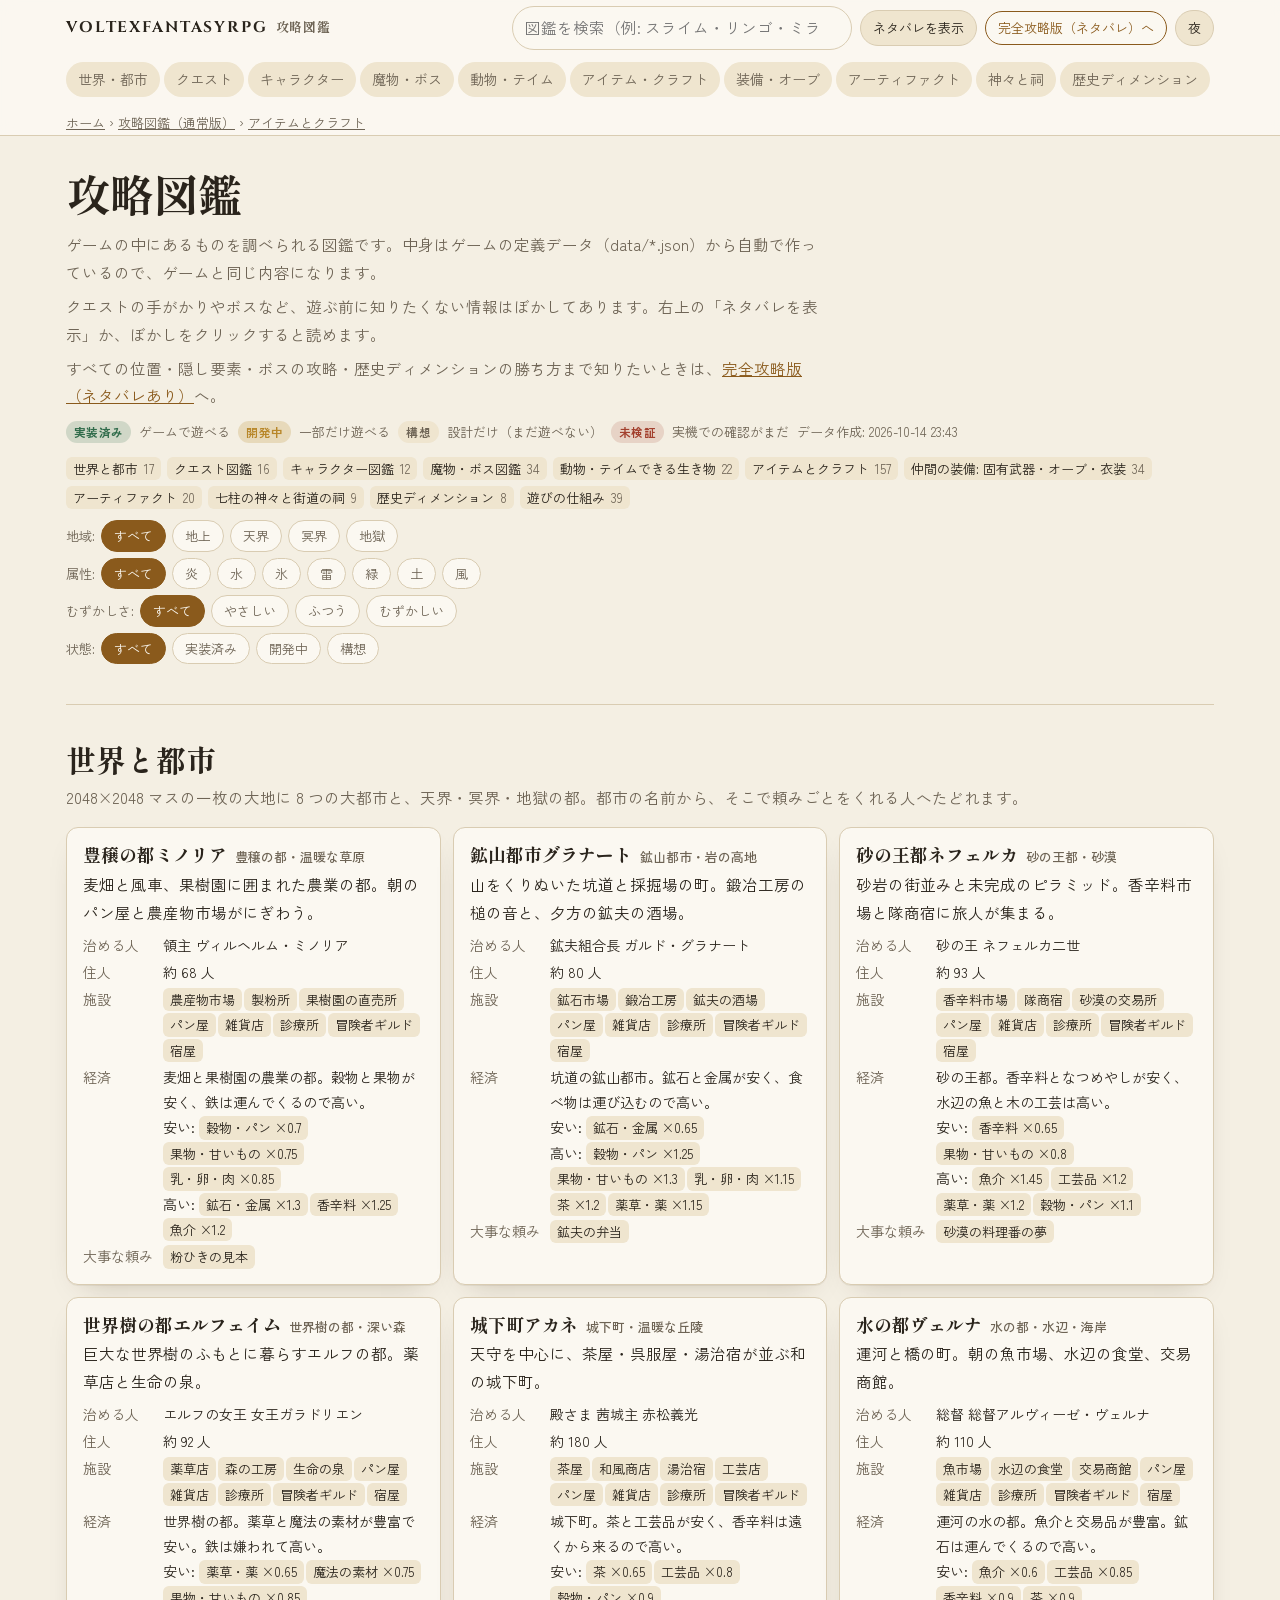
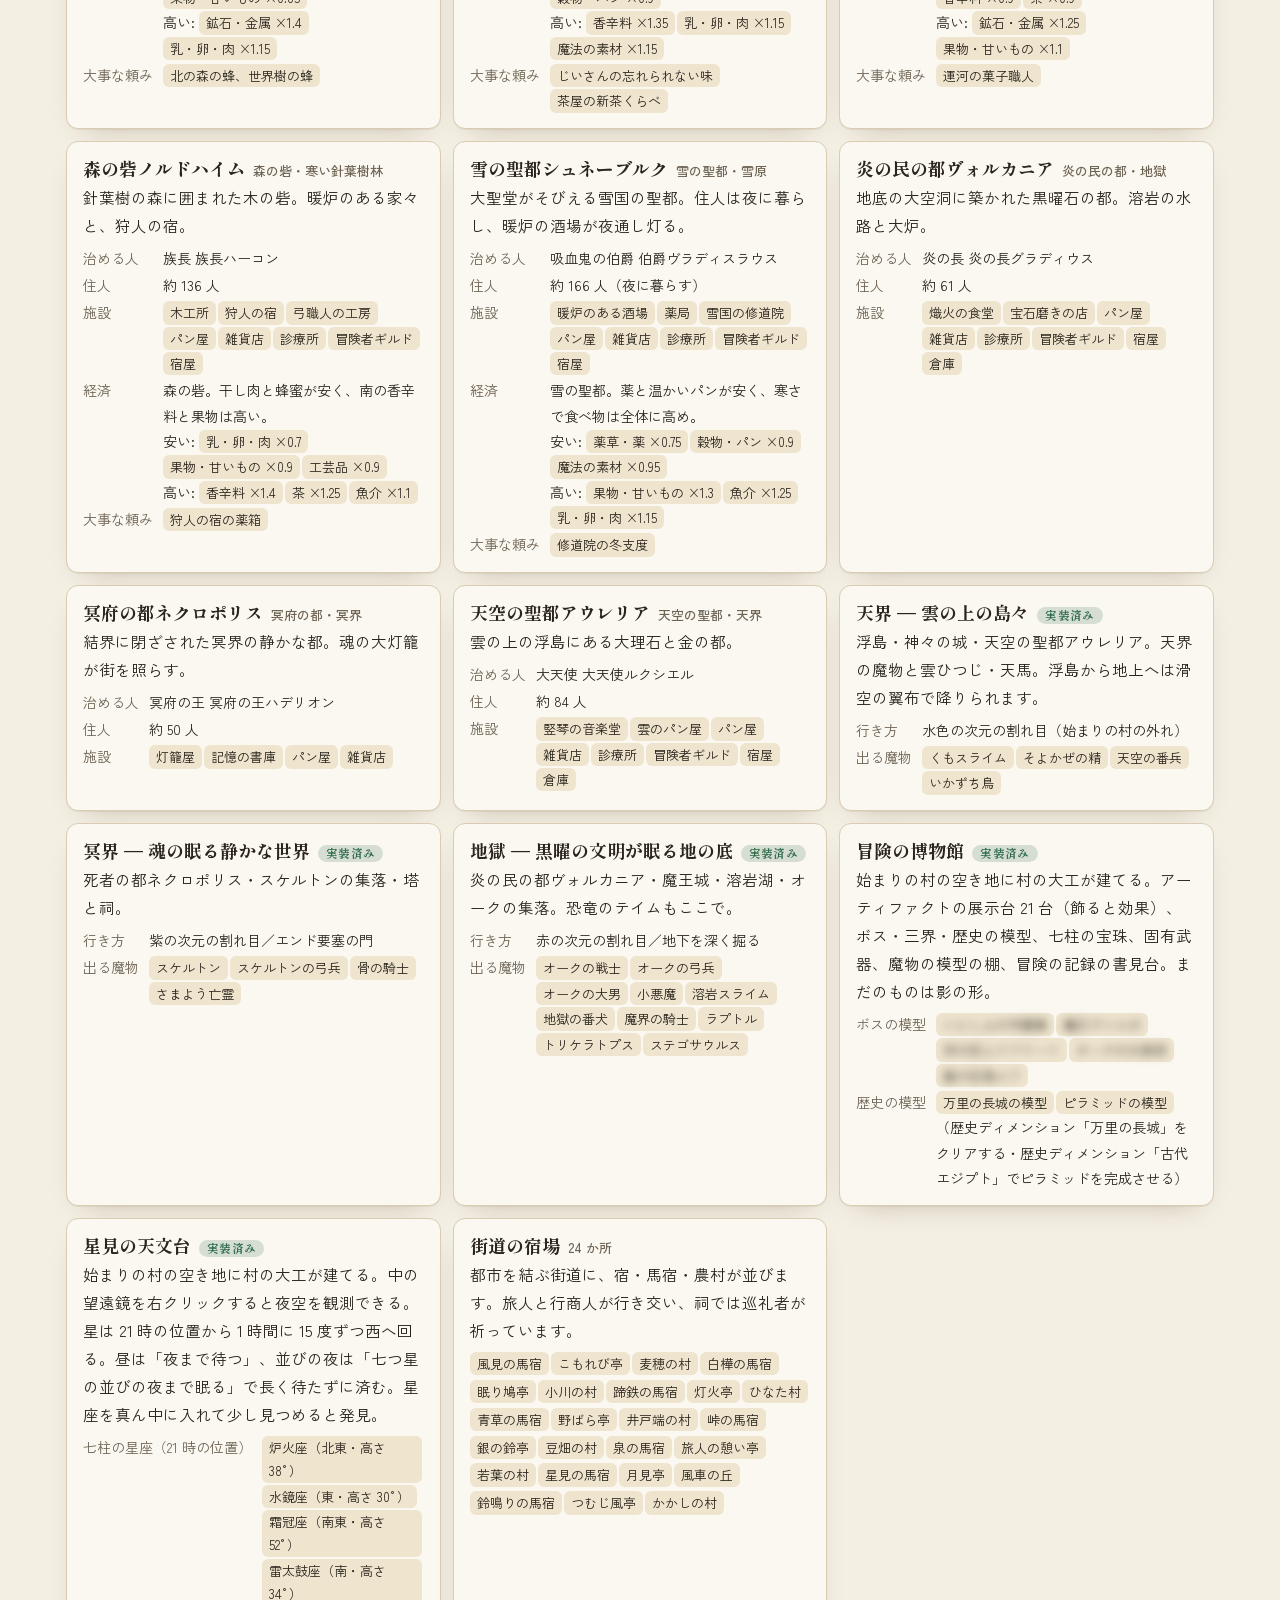
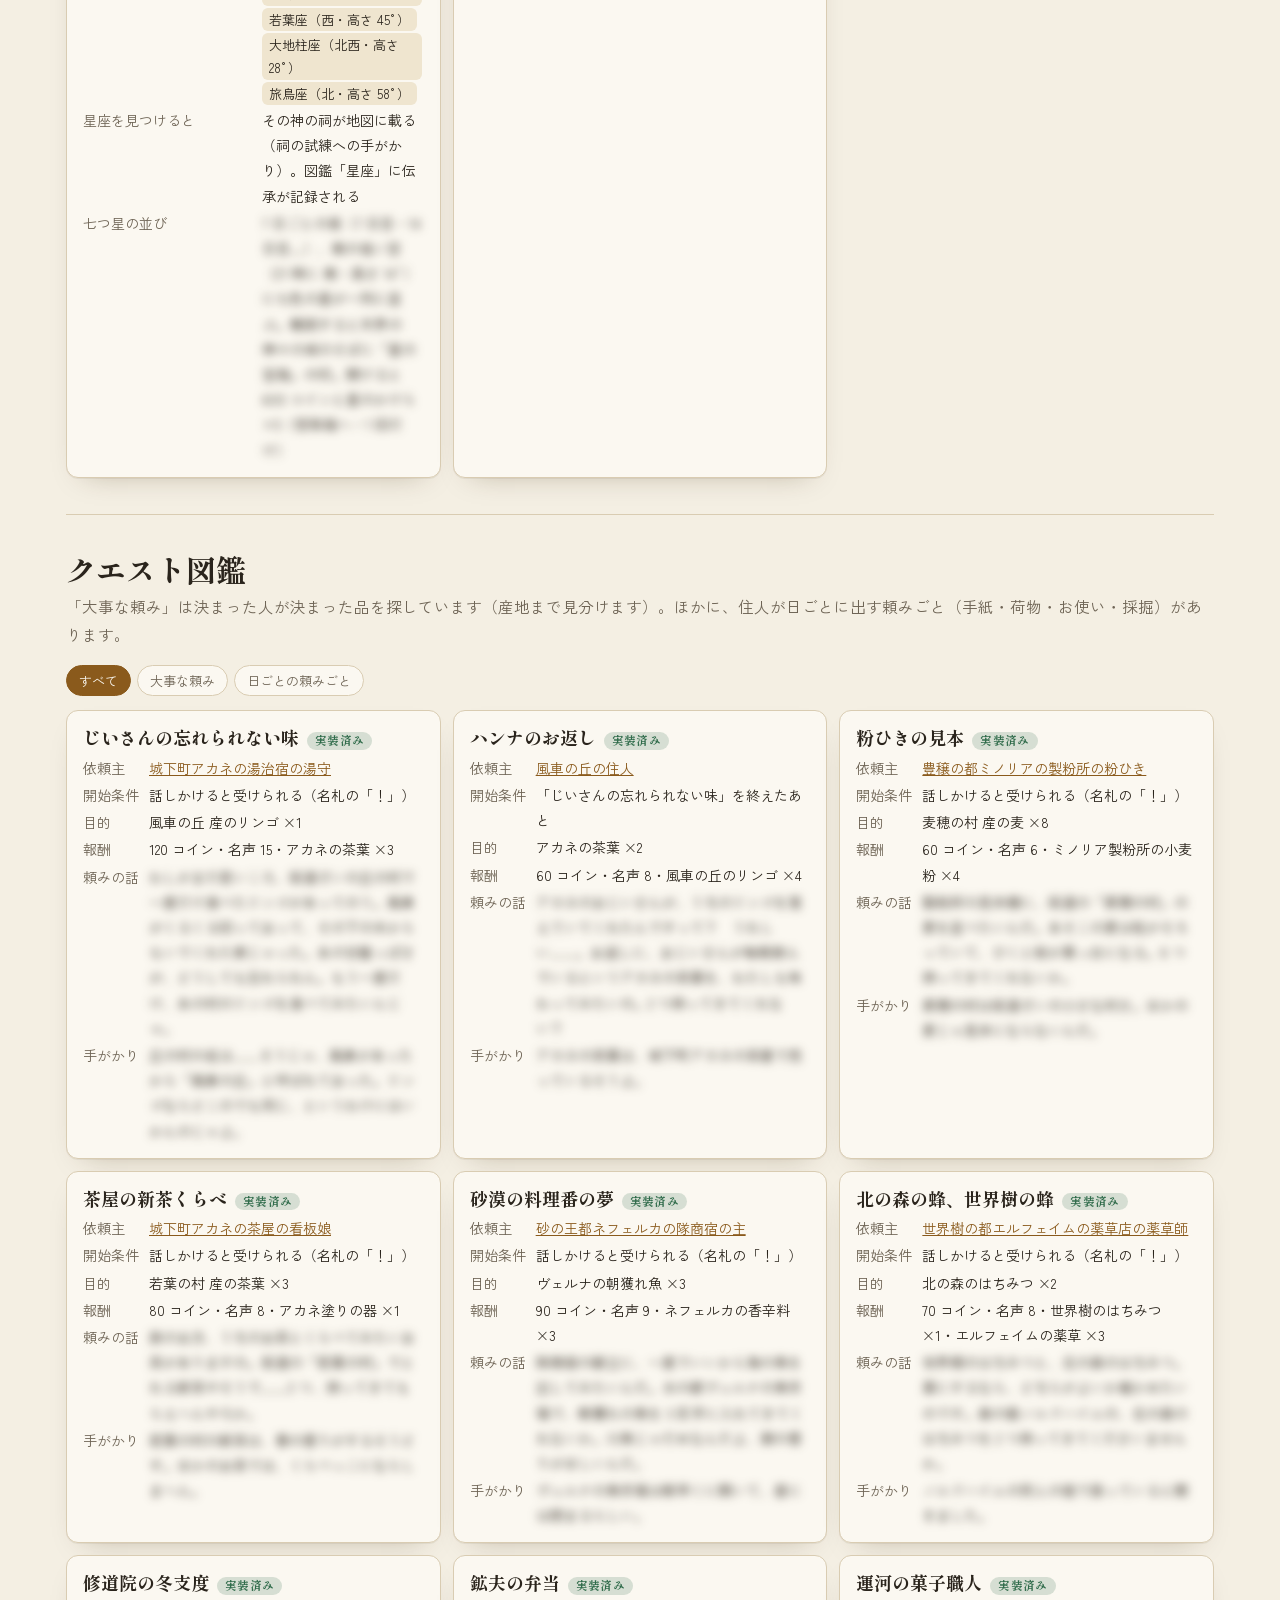
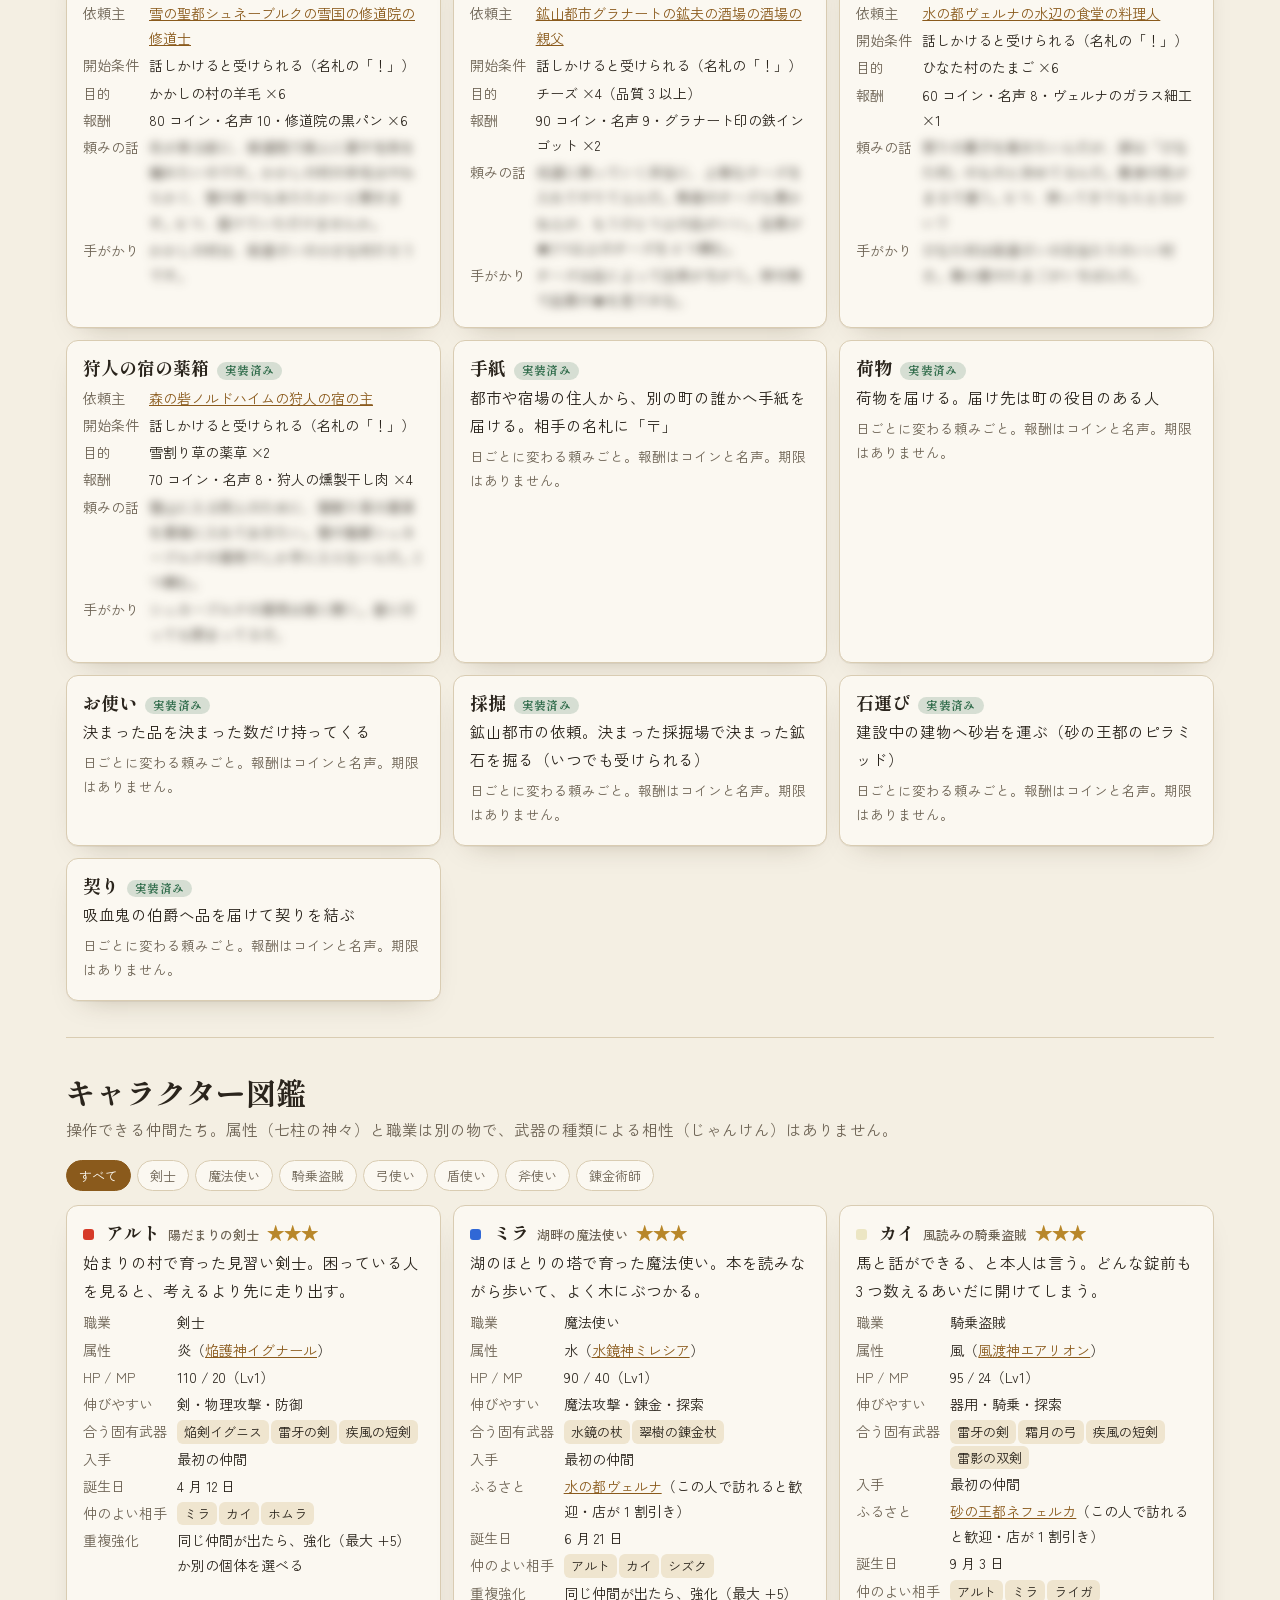
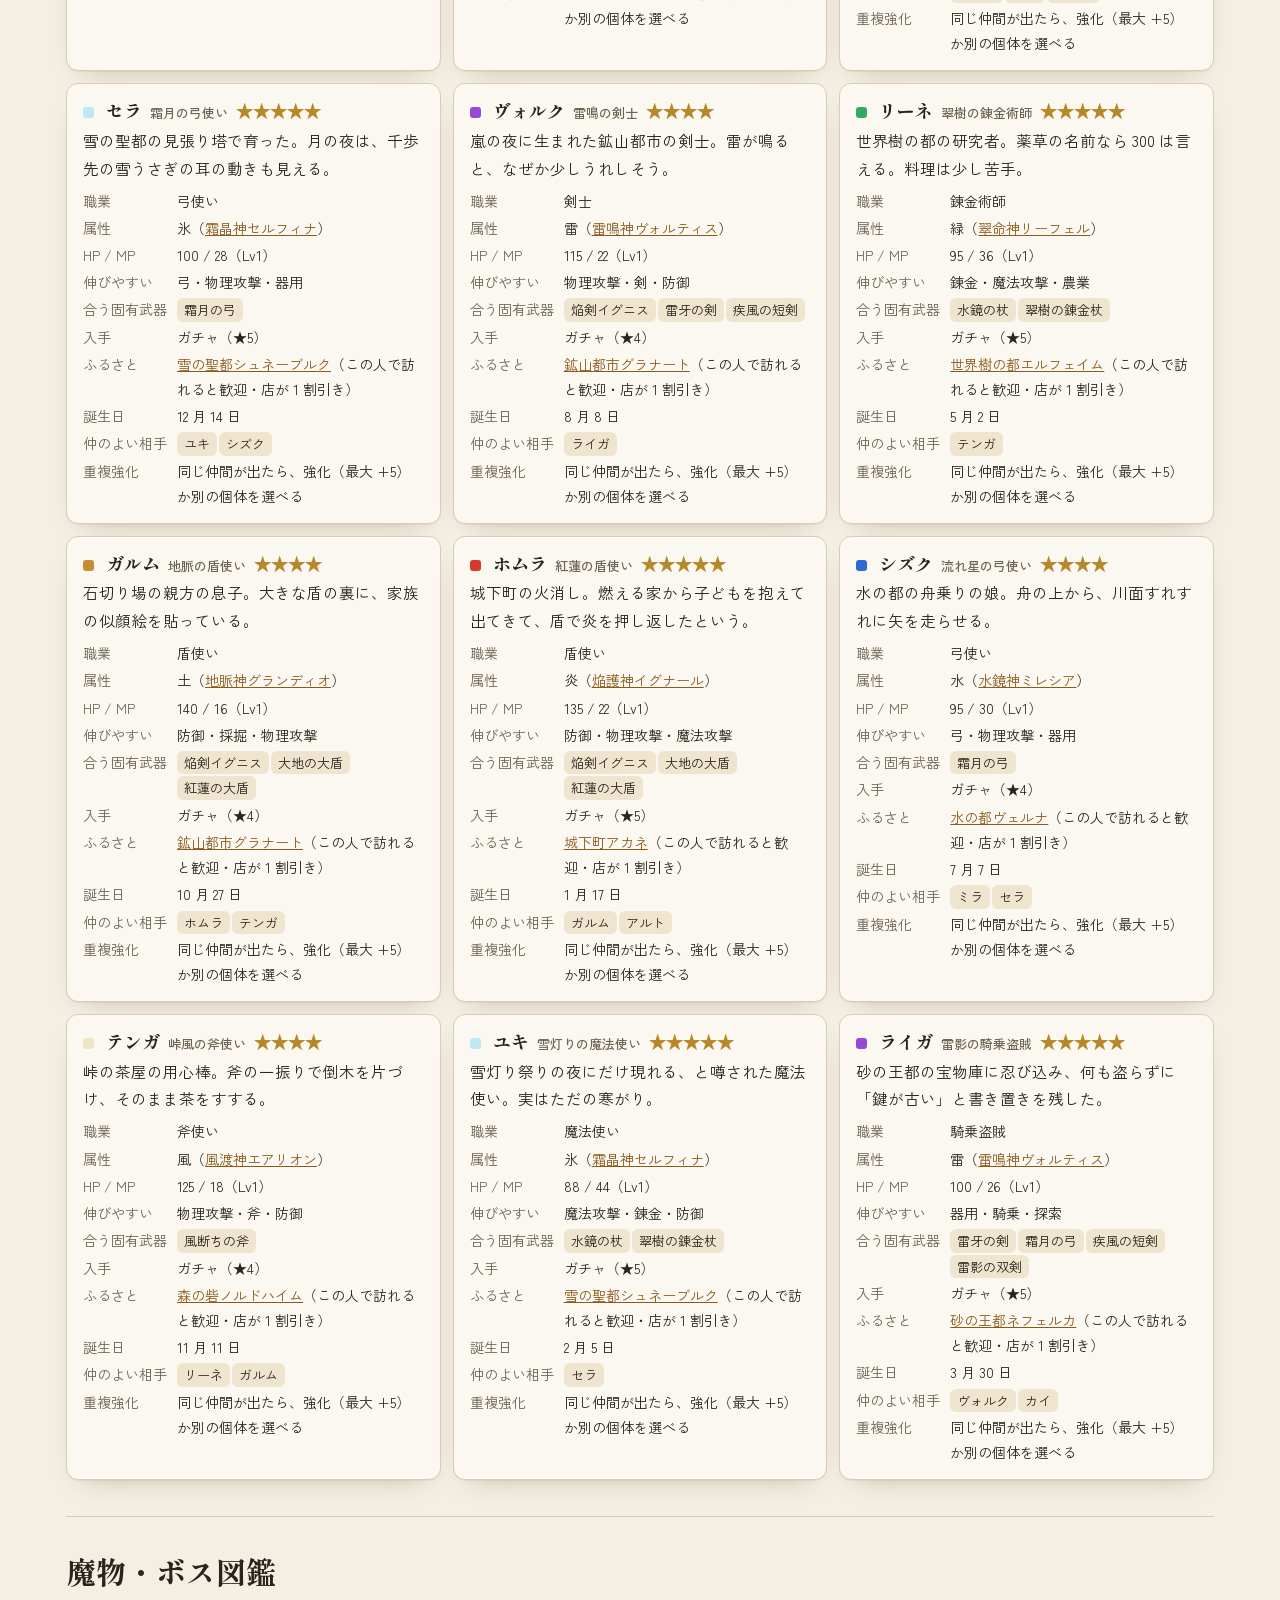
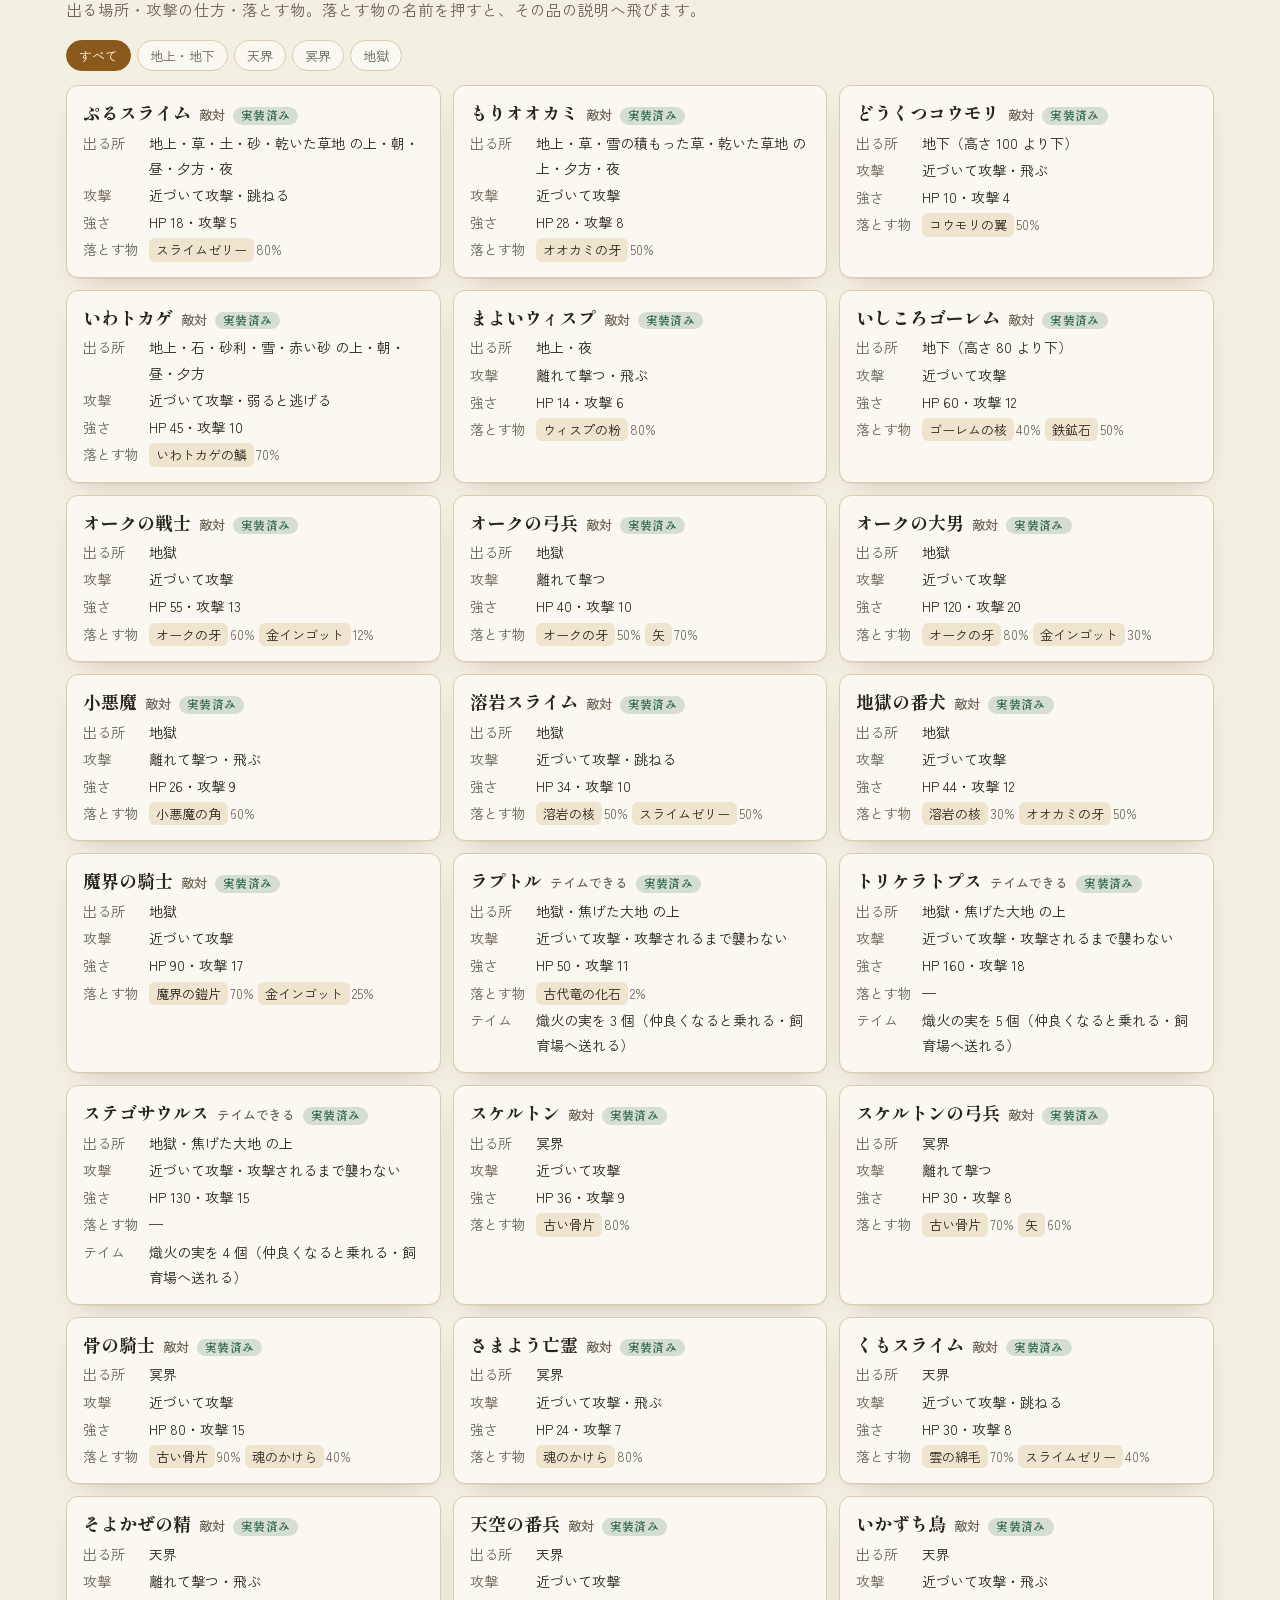
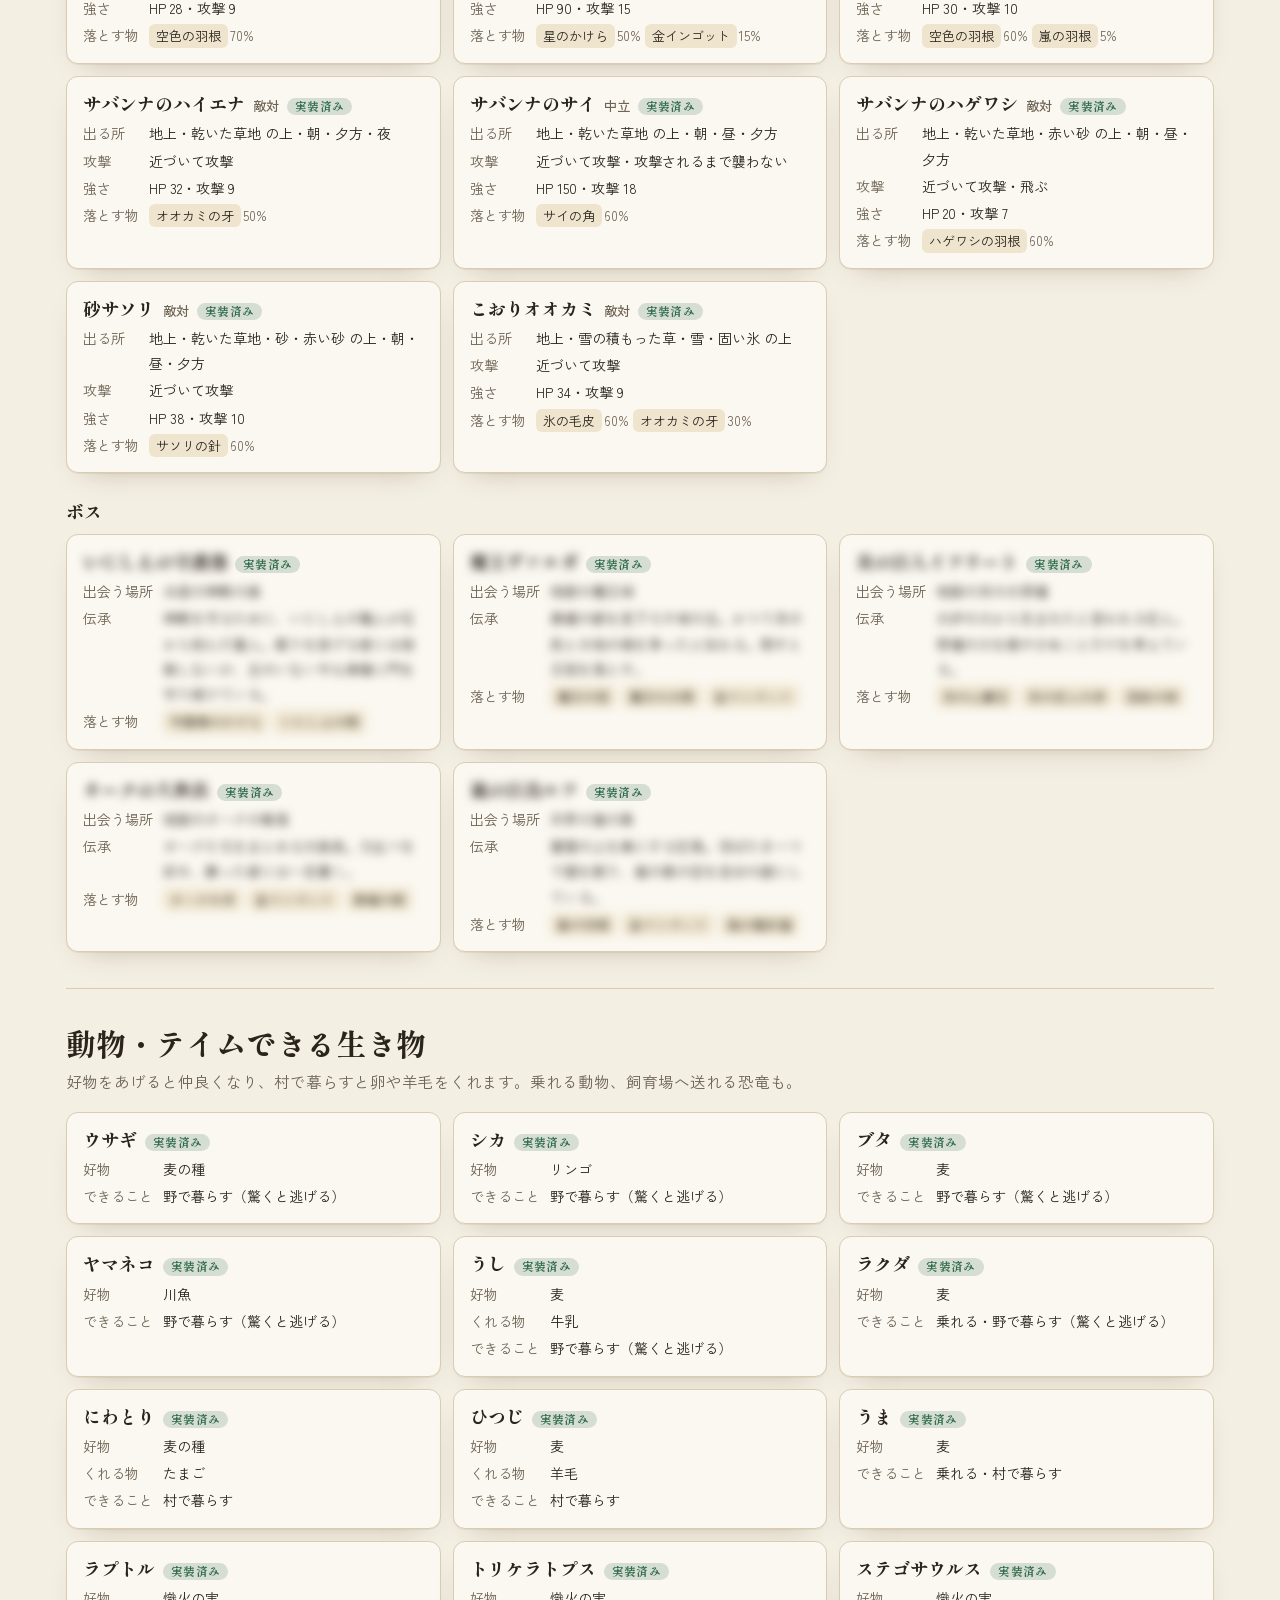
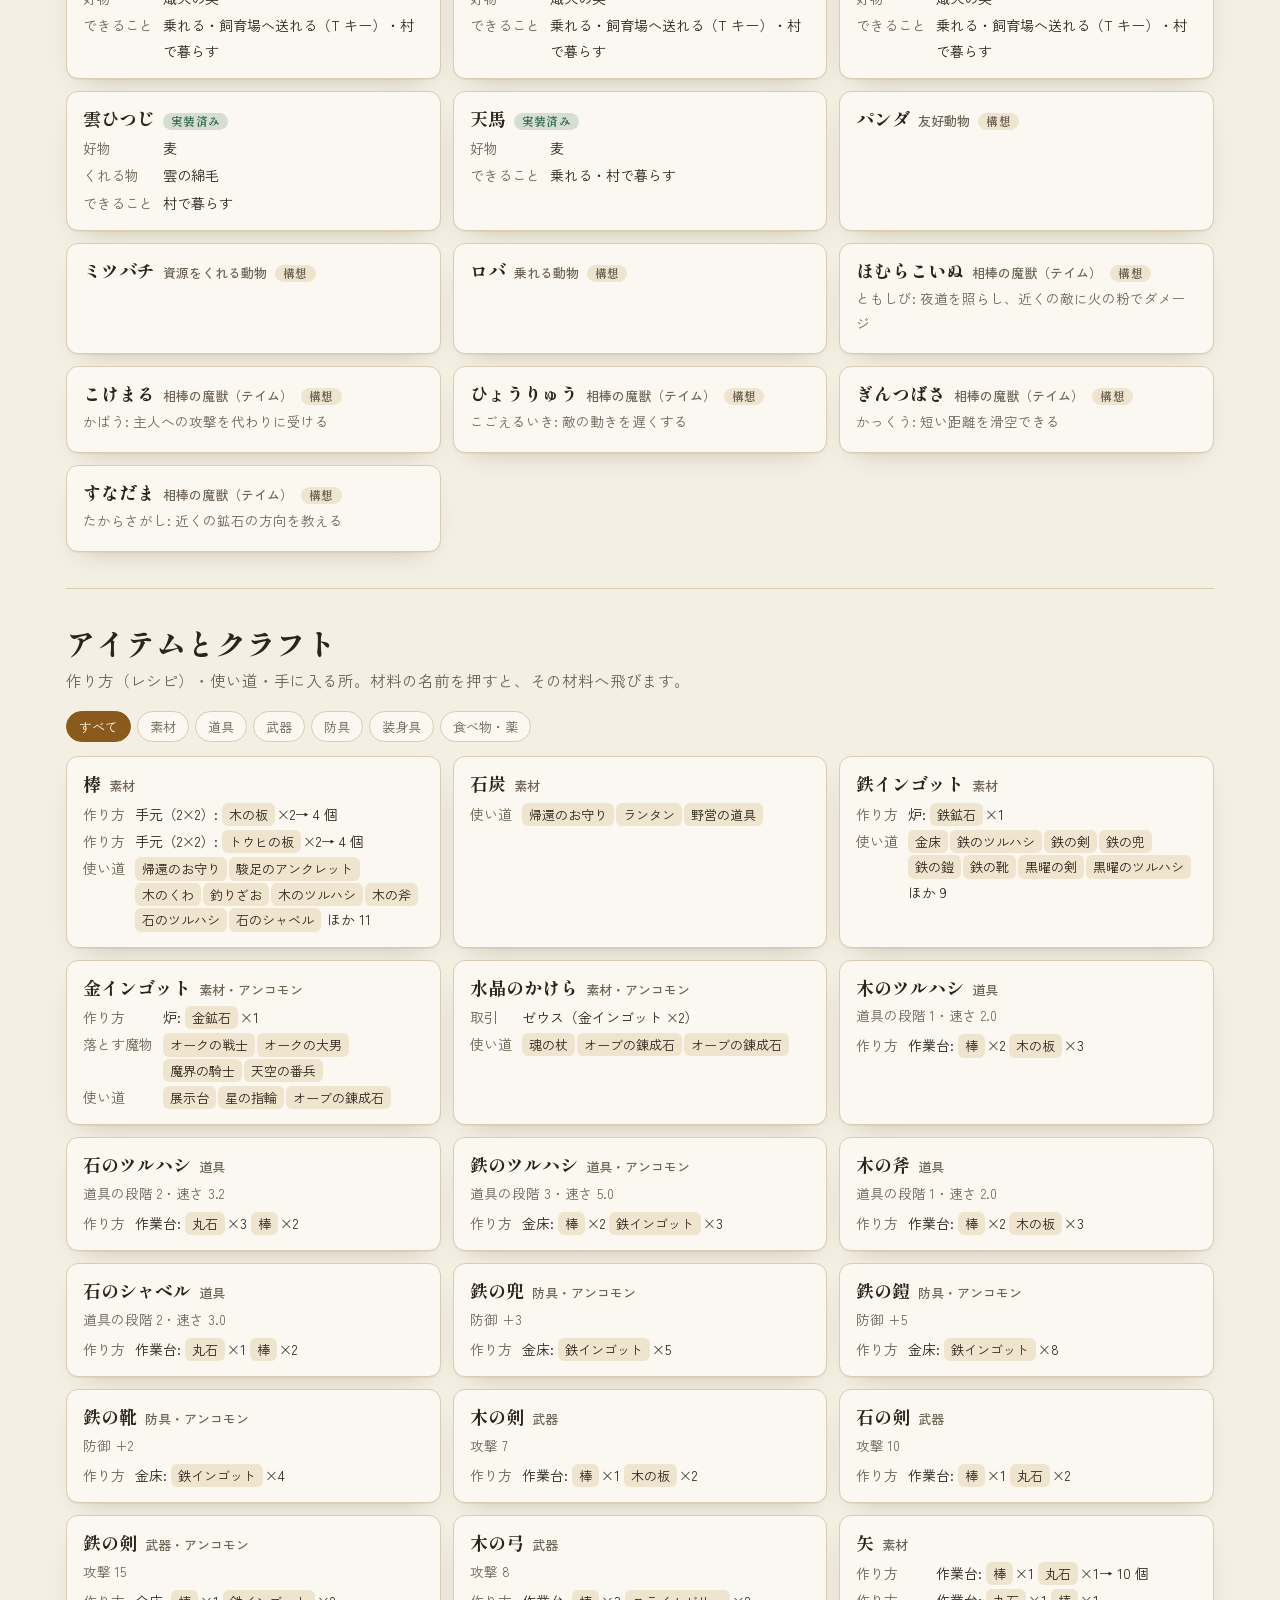
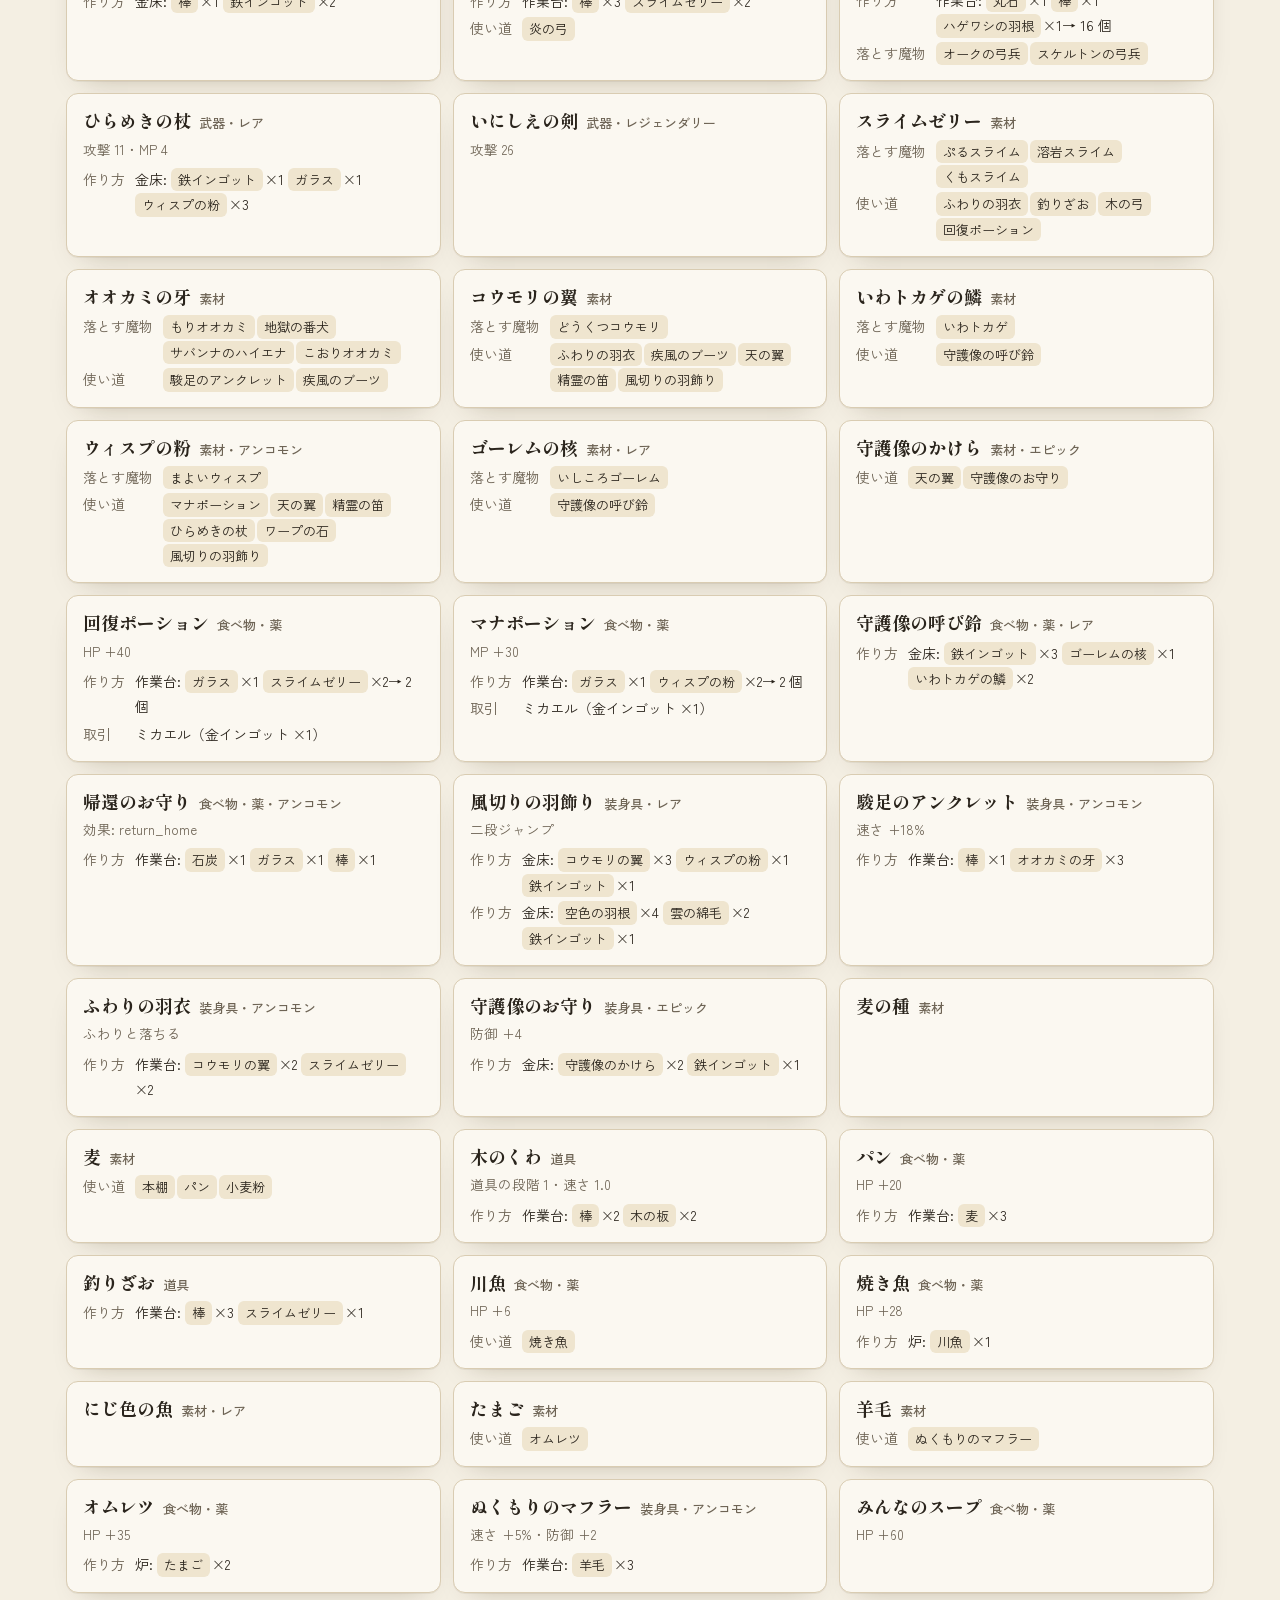
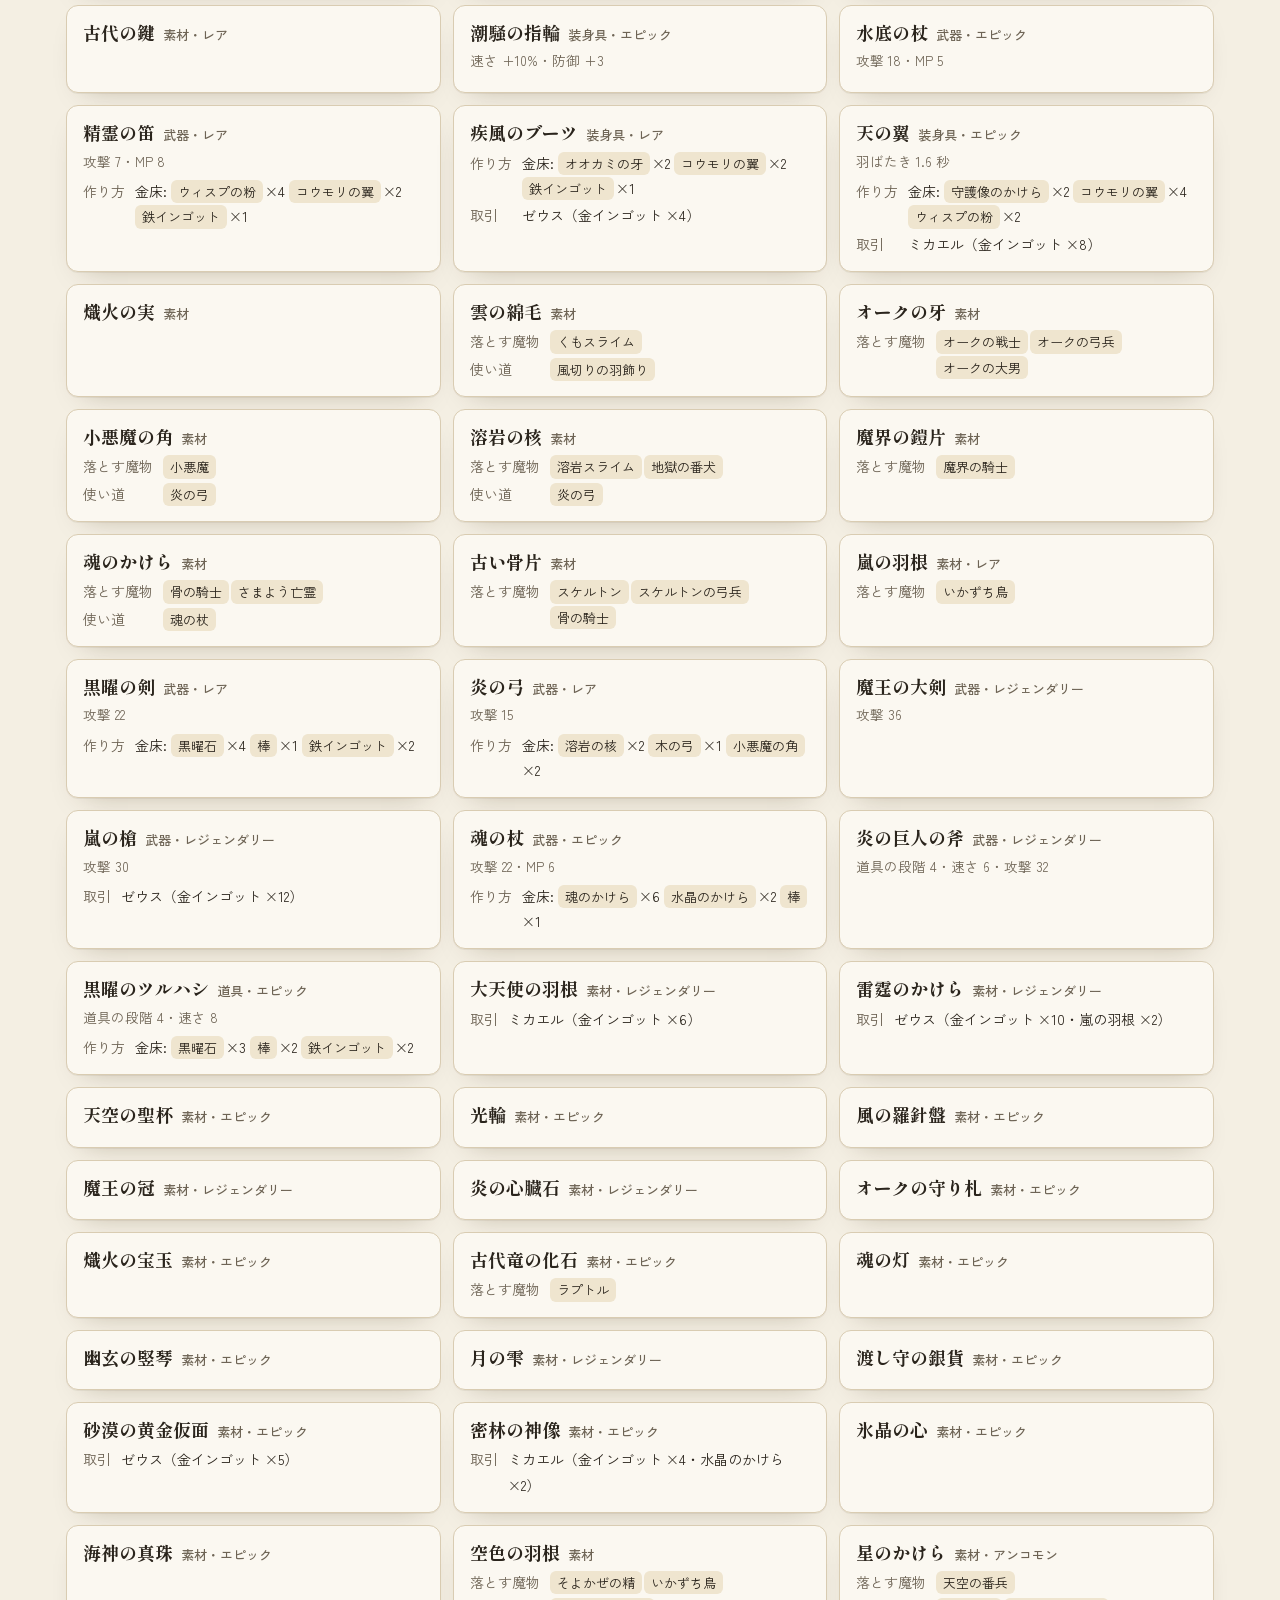
<file: codex.html>
<!doctype html>
<html lang="ja" data-time="day">
<head>
<meta charset="utf-8">
<meta name="viewport" content="width=device-width, initial-scale=1">
<title>VoltexFantasyRPG 攻略図鑑</title>
<meta name="description" content="VoltexFantasyRPG の公式攻略図鑑。世界と都市、クエスト、キャラクター、魔物とボス、動物、アイテムとクラフト、七柱の神々と祠、遊びの仕組みを、ゲームの定義データから調べられます。">
<link rel="preconnect" href="https://fonts.googleapis.com">
<link rel="preconnect" href="https://fonts.gstatic.com" crossorigin>
<link href="https://fonts.googleapis.com/css2?family=Cinzel:wght@500;700&family=Shippori+Mincho+B1:wght@600;800&family=Zen+Kaku+Gothic+New:wght@400;500;700&display=swap" rel="stylesheet">
<link rel="stylesheet" href="codex.css">
</head>
<body data-mode="normal">
<header>
  <div class="wrap">
    <div class="row">
      <a class="logo" href="index.html">VOLTEXFANTASYRPG<small>攻略図鑑</small></a>
      <div class="search">
        <input id="q" type="search" placeholder="図鑑を検索（例: スライム・リンゴ・ミラ・祠）" aria-label="図鑑を検索">
        <button class="toggle" id="spoilBtn" type="button" aria-pressed="false">ネタバレを表示</button>
        <a class="ver" id="verBtn" href="guide.html">完全攻略版（ネタバレ）へ</a>
        <button class="toggle" id="timeBtn" type="button">夜</button>
      </div>
    </div>
    <nav class="cats" aria-label="分類">
      <a href="#world">世界・都市</a><a href="#quests">クエスト</a><a href="#heroes">キャラクター</a><a href="#mobs">魔物・ボス</a><a href="#animals">動物・テイム</a>
      <a href="#items">アイテム・クラフト</a><a href="#gear">装備・オーブ</a><a href="#artifacts">アーティファクト</a><a href="#gods">神々と祠</a><a href="#history">歴史ディメンション</a><a href="#systems">遊びの仕組み</a><a href="index.html">← トップへ</a>
    </nav>
    <div class="crumbs" id="crumbs"></div>
  </div>
</header>

<main class="wrap">
  <div class="intro">
    <h1>攻略図鑑</h1>
    <p>ゲームの中にあるものを調べられる図鑑です。中身はゲームの定義データ（data/*.json）から自動で作っているので、ゲームと同じ内容になります。</p>
    <p>クエストの手がかりやボスなど、遊ぶ前に知りたくない情報はぼかしてあります。右上の「ネタバレを表示」か、ぼかしをクリックすると読めます。</p>
    <p>すべての位置・隠し要素・ボスの攻略・歴史ディメンションの勝ち方まで知りたいときは、<a href="guide.html">完全攻略版（ネタバレあり）</a>へ。</p>
    <div class="legend"><span class="badge done">実装済み</span> ゲームで遊べる <span class="badge wip">開発中</span> 一部だけ遊べる <span class="badge idea">構想</span> 設計だけ（まだ遊べない） <span class="badge unv">未検証</span> 実機での確認がまだ <span class="count" id="gen"></span> <span class="count" id="hits"></span></div>
    <nav class="toc" id="toc" aria-label="目次"></nav>
    <div class="tagbars" id="tagFilters"></div>
  </div>

  <section id="world"><h2>世界と都市</h2><p class="lead">2048×2048 マスの一枚の大地に 8 つの大都市と、天界・冥界・地獄の都。都市の名前から、そこで頼みごとをくれる人へたどれます。</p>
    <div class="grid" id="worldGrid"></div></section>

  <section id="quests"><h2>クエスト図鑑</h2><p class="lead">「大事な頼み」は決まった人が決まった品を探しています（産地まで見分けます）。ほかに、住人が日ごとに出す頼みごと（手紙・荷物・お使い・採掘）があります。</p>
    <div class="filters" id="questFilters"></div><div class="grid" id="questGrid"></div></section>

  <section id="heroes"><h2>キャラクター図鑑</h2><p class="lead">操作できる仲間たち。属性（七柱の神々）と職業は別の物で、武器の種類による相性（じゃんけん）はありません。</p>
    <div class="filters" id="heroFilters"></div><div class="grid" id="heroGrid"></div></section>

  <section id="mobs"><h2>魔物・ボス図鑑</h2><p class="lead">出る場所・攻撃の仕方・落とす物。落とす物の名前を押すと、その品の説明へ飛びます。</p>
    <div class="filters" id="mobFilters"></div><div class="grid" id="mobGrid"></div>
    <h3 style="margin:26px 0 10px">ボス</h3><div class="grid" id="bossGrid"></div></section>

  <section id="animals"><h2>動物・テイムできる生き物</h2><p class="lead">好物をあげると仲良くなり、村で暮らすと卵や羊毛をくれます。乗れる動物、飼育場へ送れる恐竜も。</p>
    <div class="grid" id="animalGrid"></div></section>

  <section id="items"><h2>アイテムとクラフト</h2><p class="lead">作り方（レシピ）・使い道・手に入る所。材料の名前を押すと、その材料へ飛びます。</p>
    <div class="filters" id="itemFilters"></div><div class="grid" id="itemGrid"></div></section>

  <section id="gear"><h2>仲間の装備: 固有武器・オーブ・衣装</h2><p class="lead">ガチャ（ゲーム内のコインだけ）で手に入る、仲間専用の装備です。</p>
    <div class="grid" id="gearGrid"></div></section>

  <section id="artifacts"><h2>アーティファクト</h2><p class="lead">始まりの村の展示台に飾ると効果があります（同じ物は 1 つ分）。手に入る場所はネタバレとしてぼかしています。</p>
    <div class="grid" id="artifactGrid"></div></section>

  <section id="gods"><h2>七柱の神々と街道の祠</h2><p class="lead">街道の 11 の祠に、七柱の神々のいずれかがまつられています。祈ると、操作中の仲間がその神の加護を得ます。</p>
    <div class="grid" id="godGrid"></div></section>

  <section id="history"><h2>歴史ディメンション</h2><p class="lead">始まりの村の外れの「時の割れ目」から入る、別の時代の小さなゲームです。中にいる間、外の世界の時間は止まり、負けても世界・持ち物・セーブは変わりません。報酬は段階ごとに 1 回だけ（受取箱へ）。</p>
    <div class="grid" id="historyGrid"></div></section>

  <section id="systems"><h2>遊びの仕組み</h2><p class="lead">操作と、遊びの仕組みの一覧です。</p>
    <div class="grid" id="sysGrid"></div></section>
</main>
<footer><div class="wrap">VoltexFantasyRPG 攻略図鑑 — <a href="index.html">トップページ</a> ／ <a href="https://pakkun1113.itch.io/voltexrpg" target="_blank" rel="noopener">Download on itch.io</a><br>Music: MaouDamashii（音楽：魔王魂 <a href="https://maou.audio/" target="_blank" rel="noopener">maou.audio</a>）</div></footer>

<script src="data/world.js"></script>
<script src="data/codex.js"></script>
<script src="codex-app.js"></script>
</body>
</html>
</file>
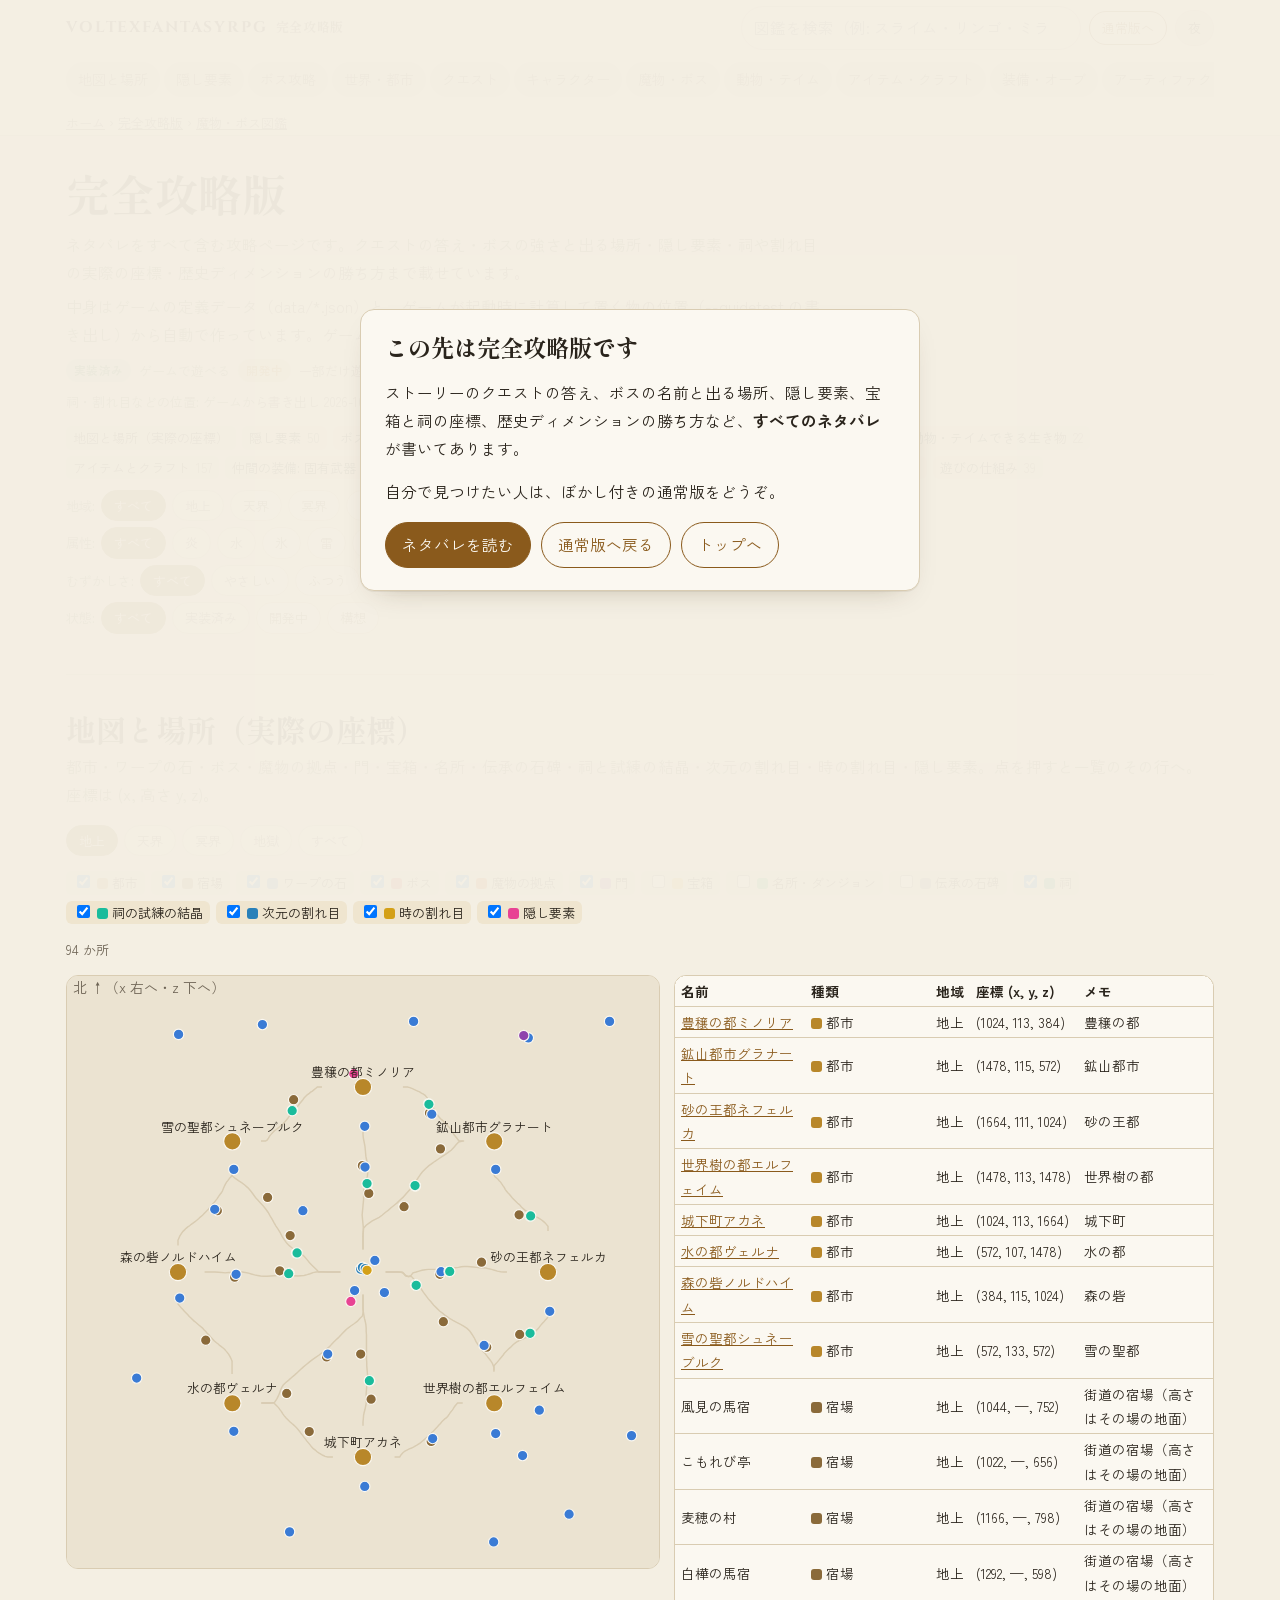
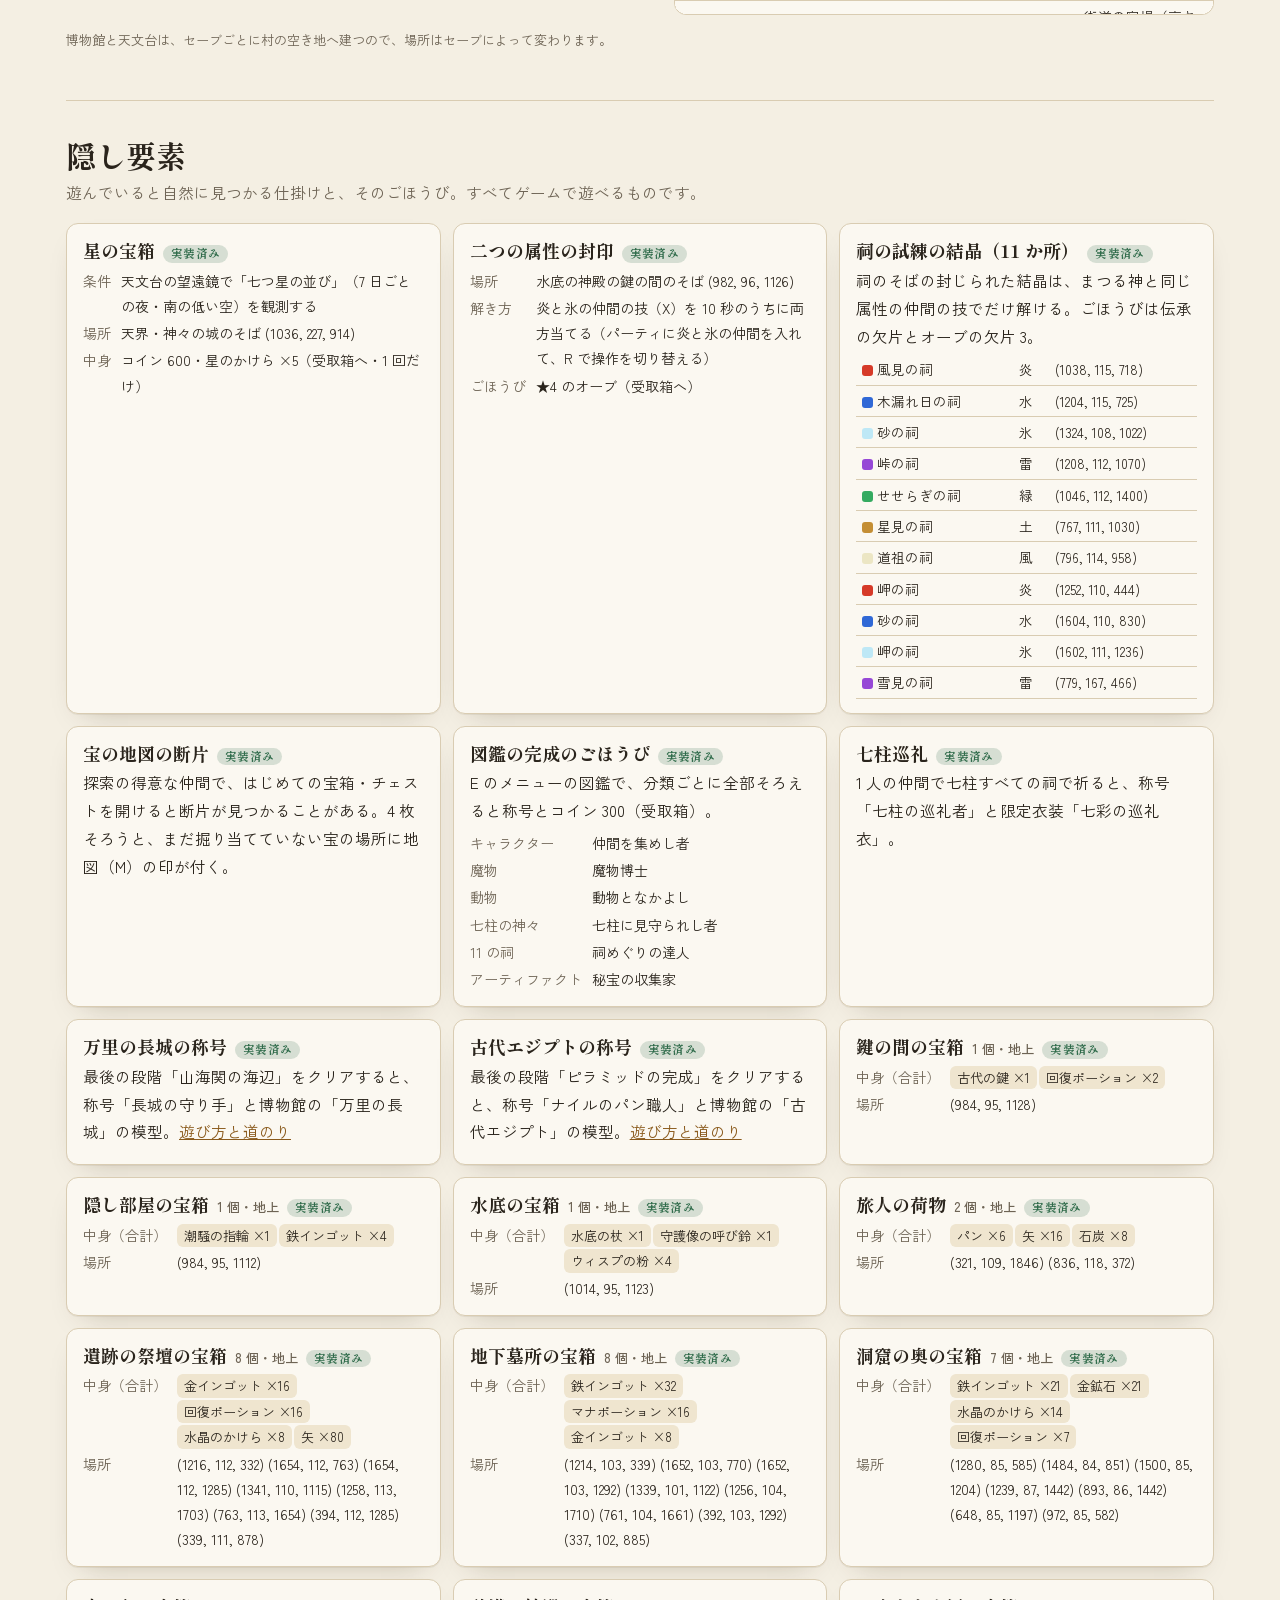
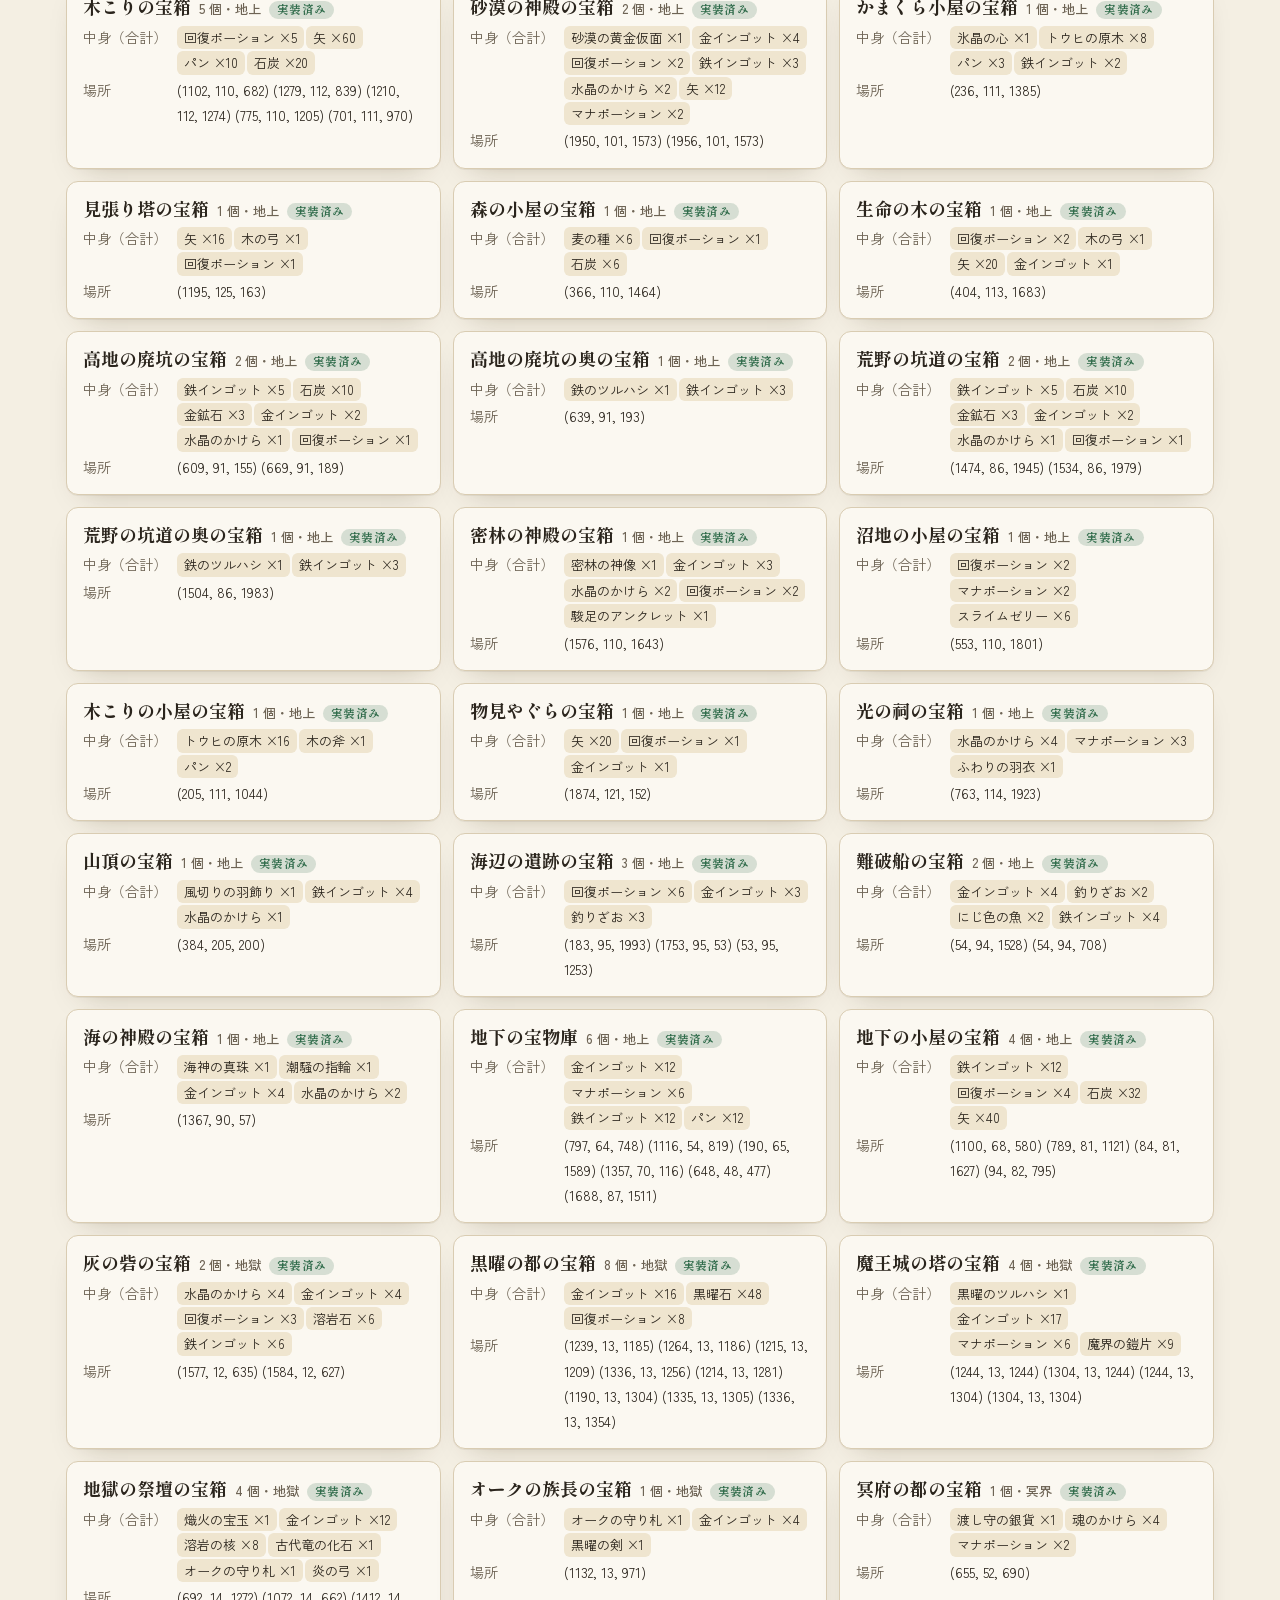
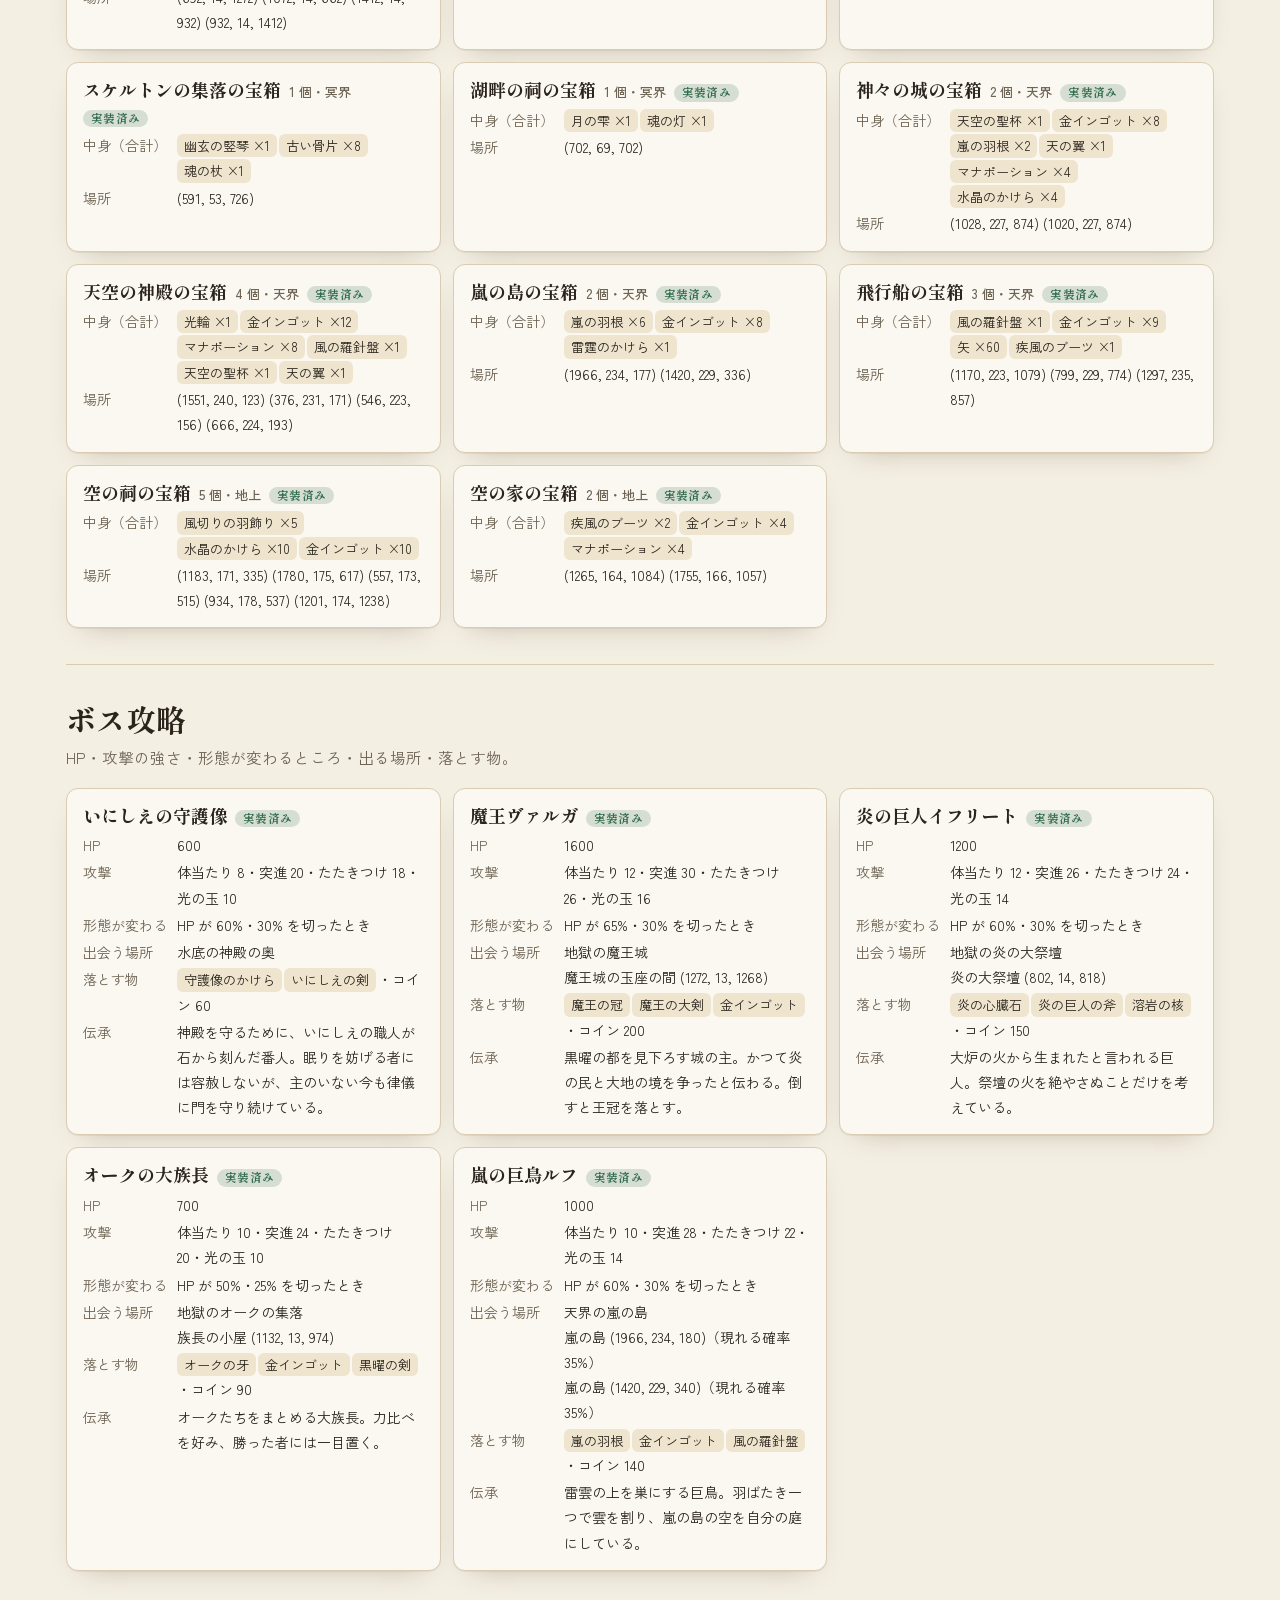
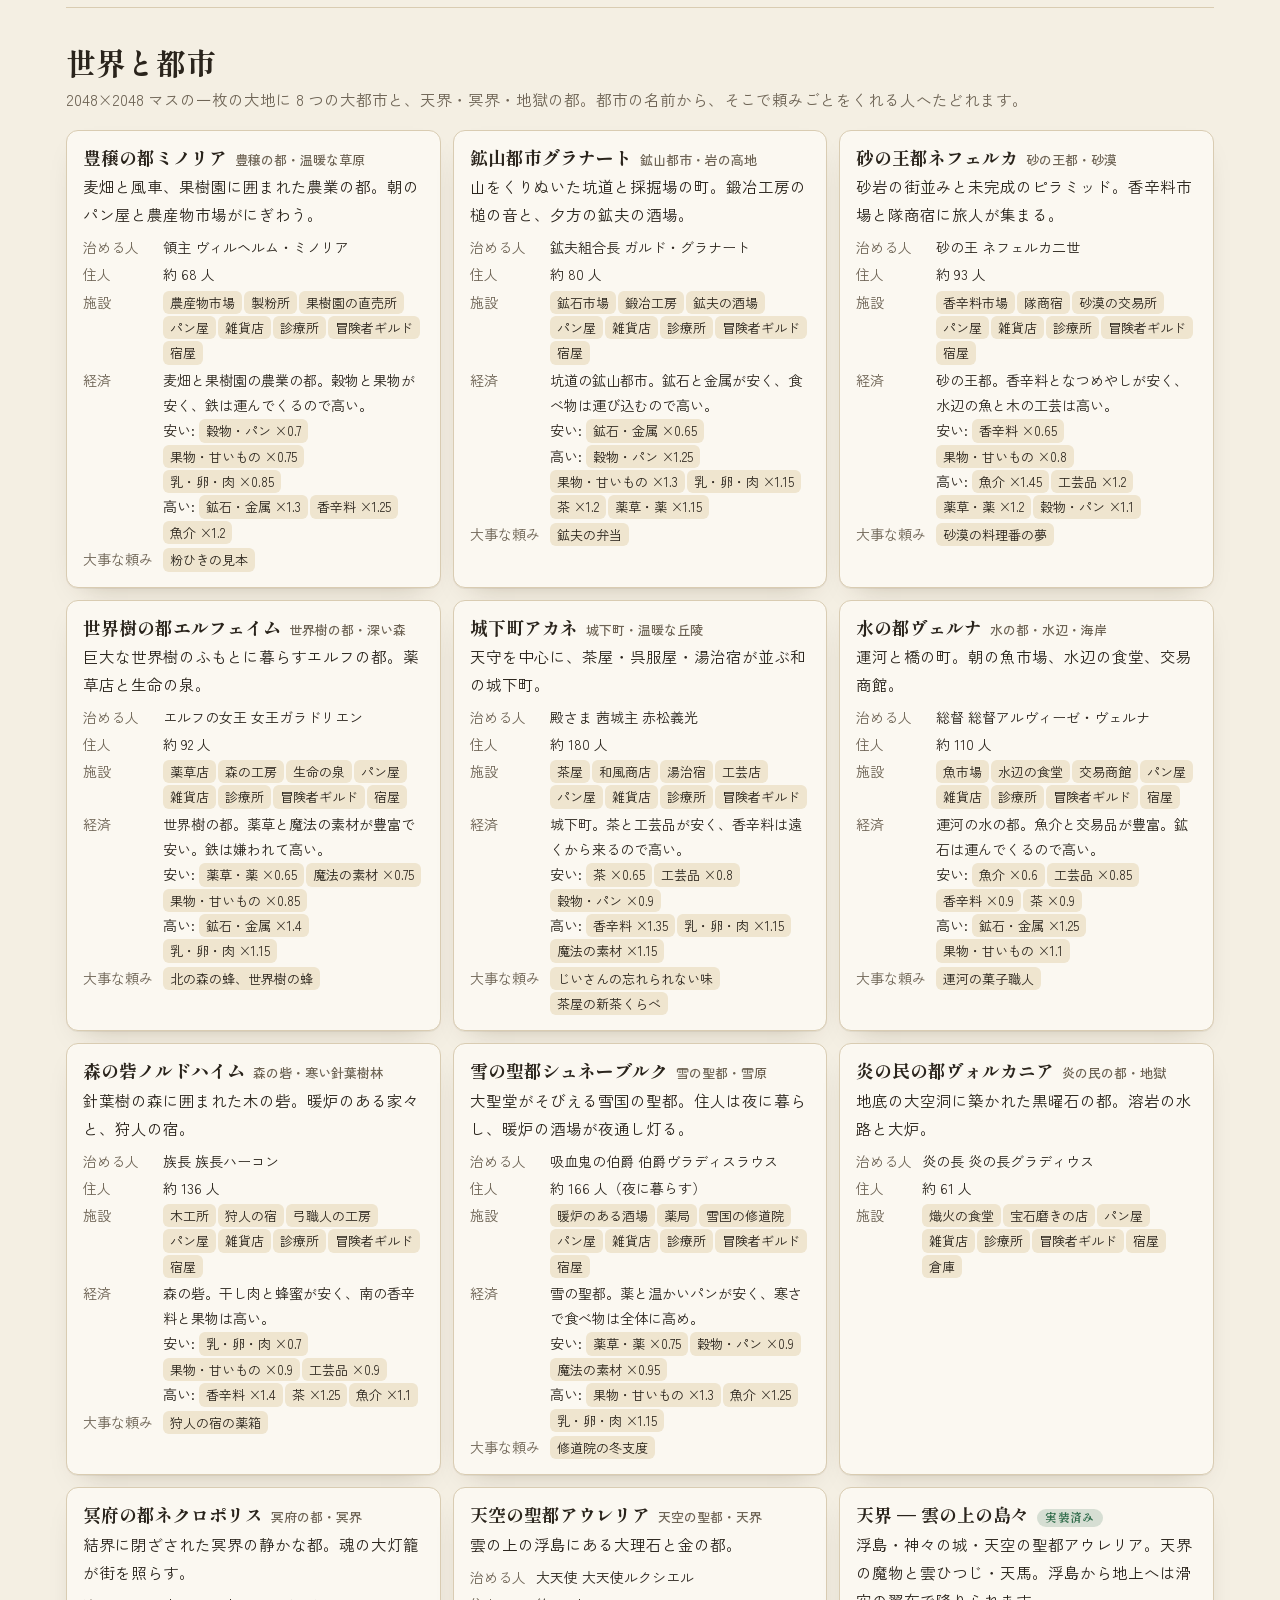
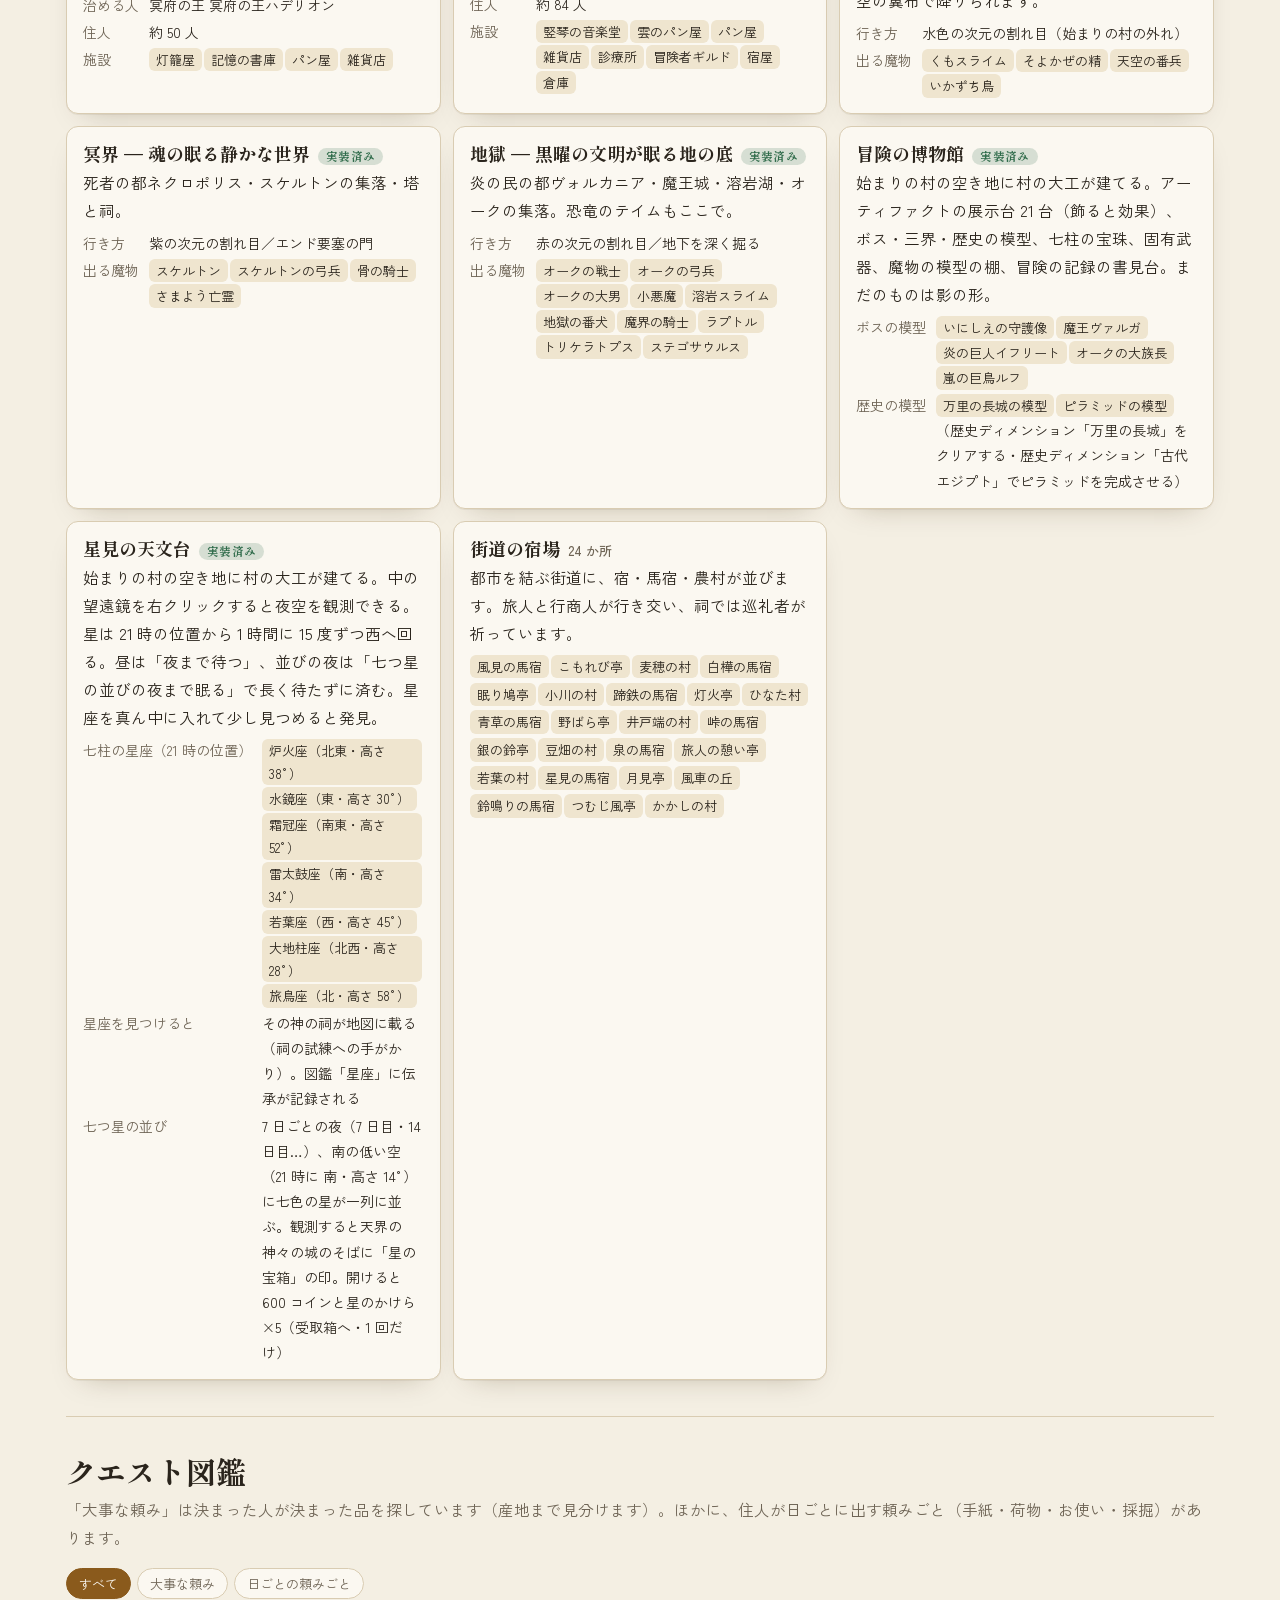
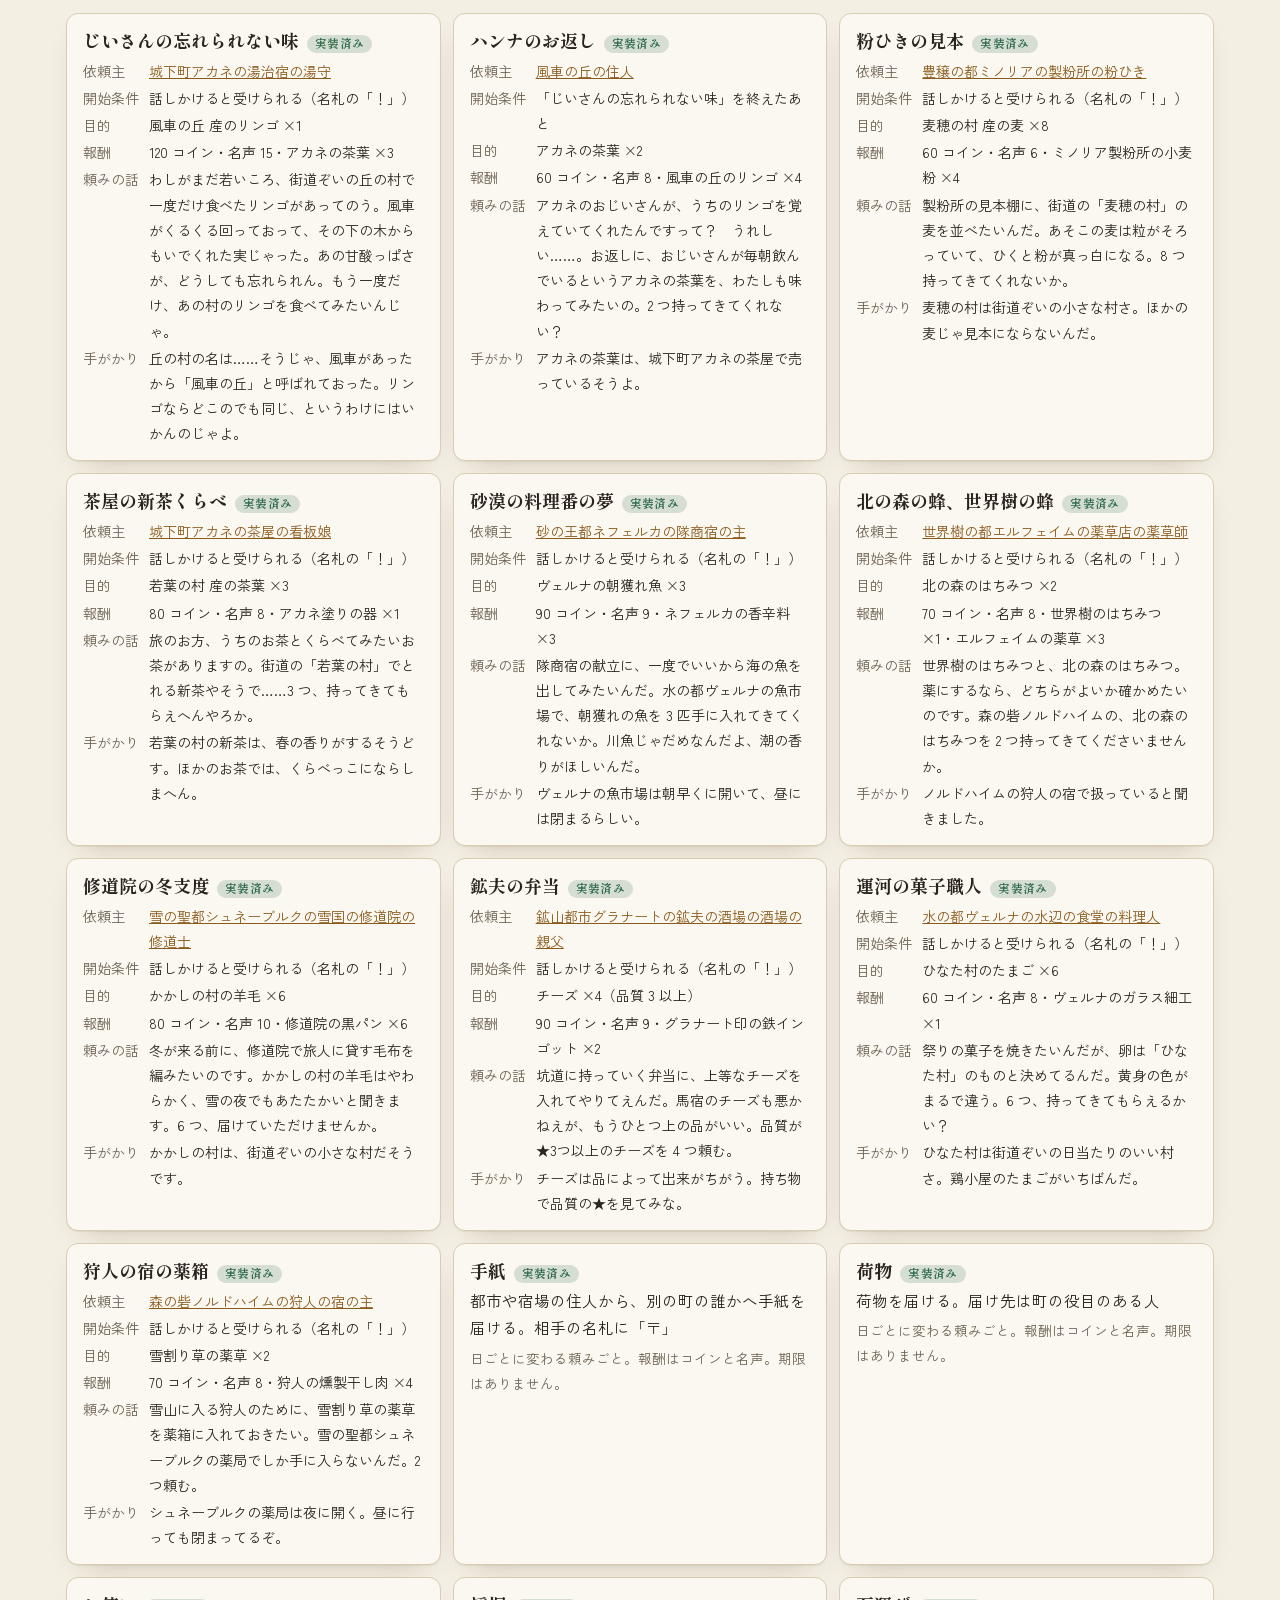
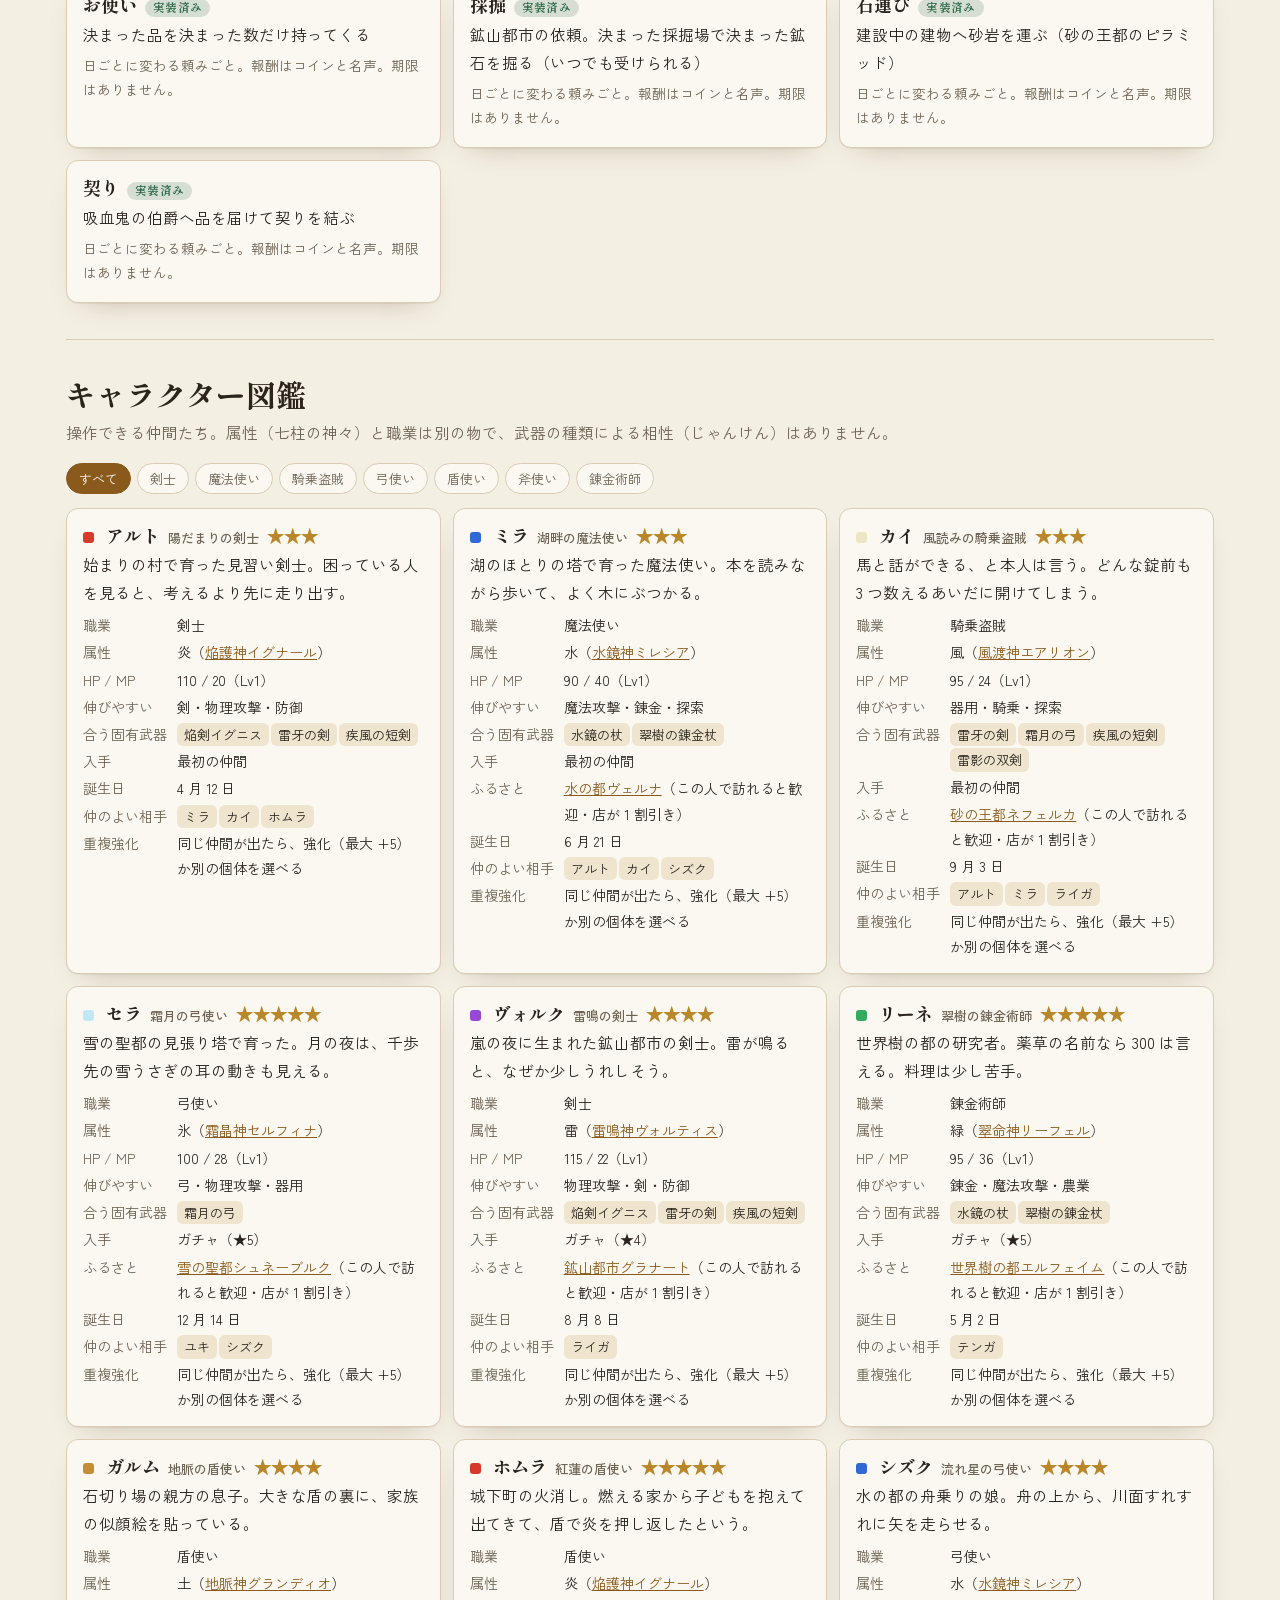
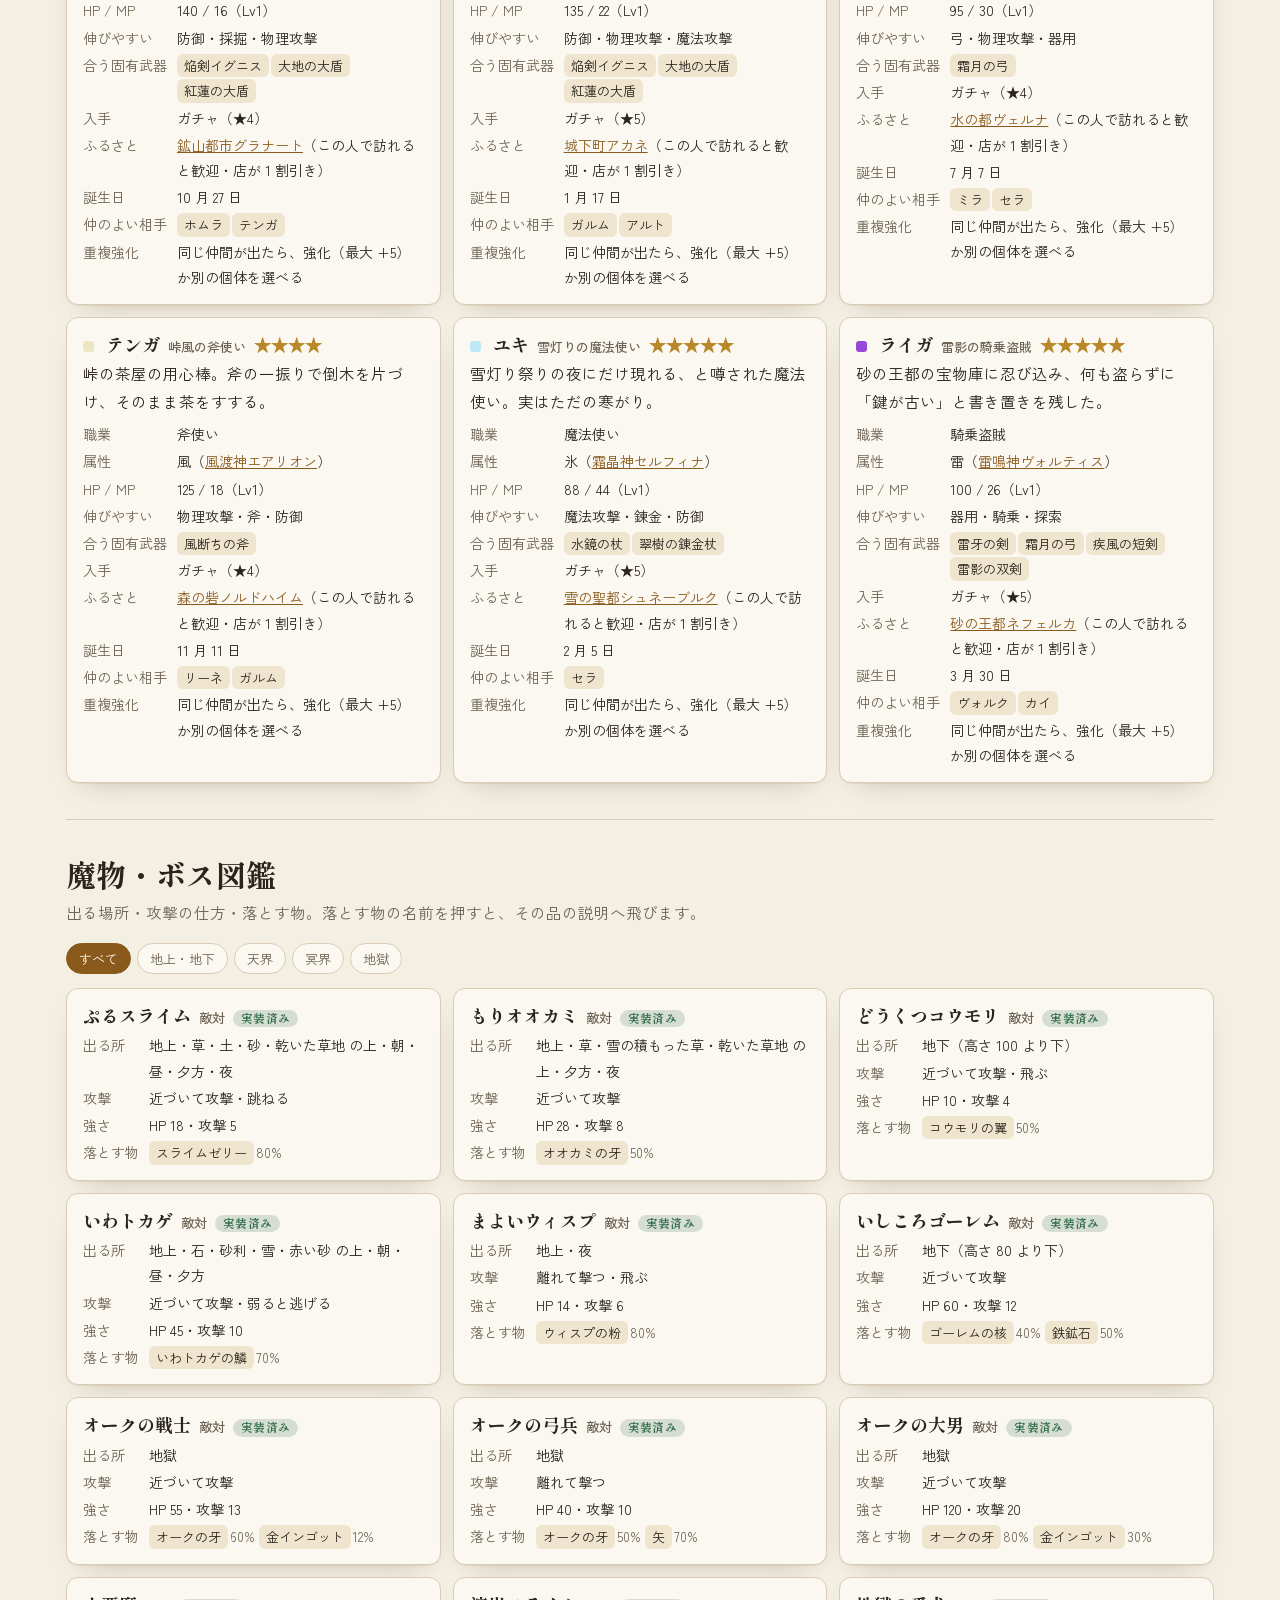
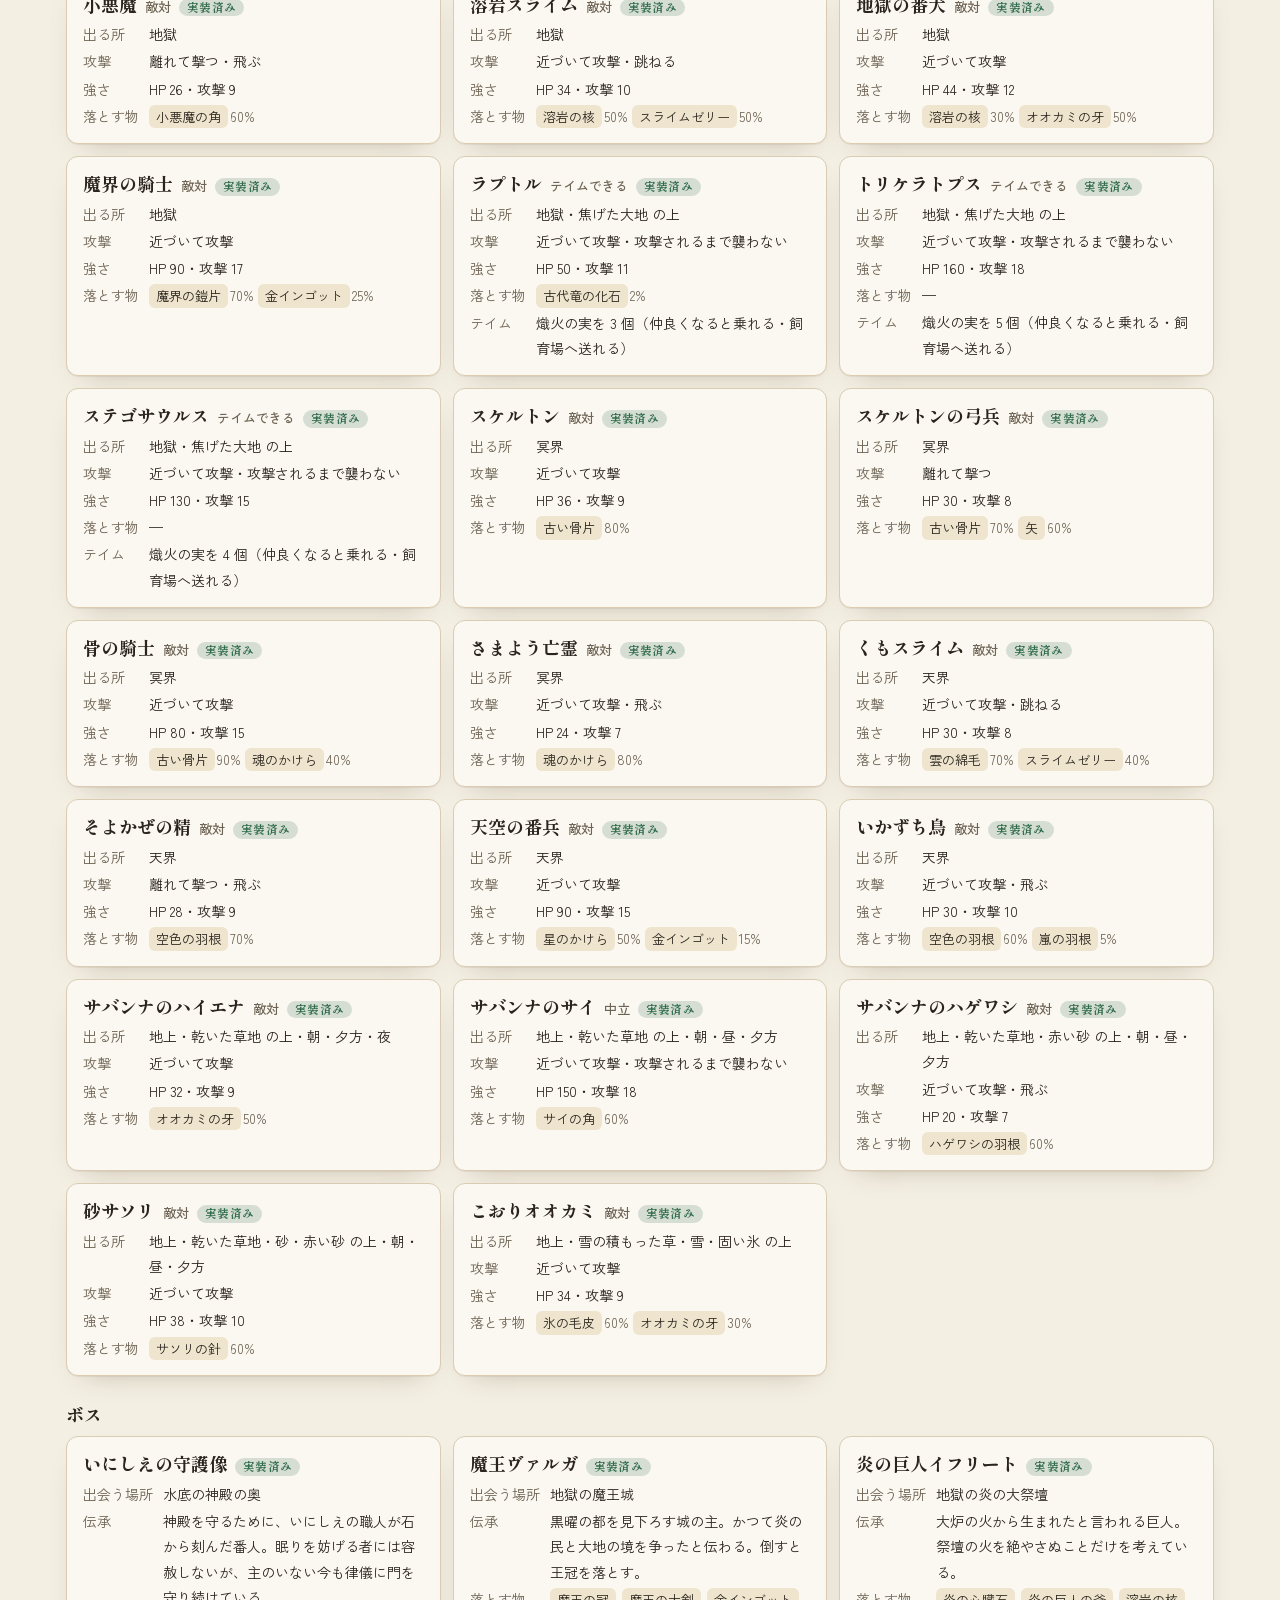
<file: guide.html>
<!doctype html>
<html lang="ja" data-time="day">
<head>
<meta charset="utf-8">
<meta name="viewport" content="width=device-width, initial-scale=1">
<title>VoltexFantasyRPG 完全攻略版</title>
<meta name="description" content="VoltexFantasyRPG の公式攻略図鑑。世界と都市、クエスト、キャラクター、魔物とボス、動物、アイテムとクラフト、七柱の神々と祠、遊びの仕組みを、ゲームの定義データから調べられます。">
<link rel="preconnect" href="https://fonts.googleapis.com">
<link rel="preconnect" href="https://fonts.gstatic.com" crossorigin>
<link href="https://fonts.googleapis.com/css2?family=Cinzel:wght@500;700&family=Shippori+Mincho+B1:wght@600;800&family=Zen+Kaku+Gothic+New:wght@400;500;700&display=swap" rel="stylesheet">
<link rel="stylesheet" href="codex.css">
</head>
<body data-mode="full">
<div class="gate hidden" id="spoilGate" role="dialog" aria-modal="true" aria-labelledby="gateTitle">
  <div class="box"><h2 id="gateTitle">この先は完全攻略版です</h2>
    <p>ストーリーのクエストの答え、ボスの名前と出る場所、隠し要素、宝箱と祠の座標、歴史ディメンションの勝ち方など、<b>すべてのネタバレ</b>が書いてあります。</p>
    <p>自分で見つけたい人は、ぼかし付きの通常版をどうぞ。</p>
    <div class="btns"><button type="button" id="gateYes">ネタバレを読む</button><a href="codex.html">通常版へ戻る</a><a href="index.html">トップへ</a></div></div>
</div>
<header>
  <div class="wrap">
    <div class="row">
      <a class="logo" href="index.html">VOLTEXFANTASYRPG<small>完全攻略版</small></a>
      <div class="search">
        <input id="q" type="search" placeholder="図鑑を検索（例: スライム・リンゴ・ミラ・祠）" aria-label="図鑑を検索">
        <button class="toggle" id="spoilBtn" type="button" aria-pressed="false">ネタバレを表示</button>
        <a class="ver" id="verBtn" href="codex.html">通常版へ</a>
        <button class="toggle" id="timeBtn" type="button">夜</button>
      </div>
    </div>
    <nav class="cats" aria-label="分類">
      <a href="#map">地図と場所</a><a href="#hidden">隠し要素</a><a href="#bossguide">ボス攻略</a><a href="#world">世界・都市</a><a href="#quests">クエスト</a><a href="#heroes">キャラクター</a><a href="#mobs">魔物・ボス</a><a href="#animals">動物・テイム</a>
      <a href="#items">アイテム・クラフト</a><a href="#gear">装備・オーブ</a><a href="#artifacts">アーティファクト</a><a href="#gods">神々と祠</a><a href="#history">歴史ディメンション</a><a href="#systems">遊びの仕組み</a><a href="index.html">← トップへ</a>
    </nav>
    <div class="crumbs" id="crumbs"></div>
  </div>
</header>

<main class="wrap">
  <div class="intro">
    <h1>完全攻略版</h1>
    <p>ネタバレをすべて含む攻略ページです。クエストの答え・ボスの強さと出る場所・隠し要素・祠や割れ目の実際の座標・歴史ディメンションの勝ち方まで載せています。</p>
    <p>中身はゲームの定義データ（data/*.json）と、ゲームが起動時に計算して置く物の位置（--guidetest の書き出し）から自動で作っています。ゲームで遊べるものだけを「実装済み」としています。</p>    <div class="legend"><span class="badge done">実装済み</span> ゲームで遊べる <span class="badge wip">開発中</span> 一部だけ遊べる <span class="badge idea">構想</span> 設計だけ（まだ遊べない） <span class="badge unv">未検証</span> 実機での確認がまだ <span class="count" id="placesGen"></span> <span class="count" id="gen"></span> <span class="count" id="hits"></span></div>
    <nav class="toc" id="toc" aria-label="目次"></nav>
    <div class="tagbars" id="tagFilters"></div>
  </div>

  <section id="map"><h2>地図と場所（実際の座標）</h2><p class="lead">都市・ワープの石・ボス・魔物の拠点・門・宝箱・名所・伝承の石碑・祠と試練の結晶・次元の割れ目・時の割れ目・隠し要素。点を押すと一覧のその行へ。座標は (x, 高さ y, z)。</p>
    <div class="filters" id="mapRegion"></div><div id="mapKinds"></div><p class="count" id="placeCount"></p>
    <div class="mapwrap"><div id="mapView"></div><div class="tablebox"><table class="mini" id="placeTable"></table></div></div>
    <p class="count">博物館と天文台は、セーブごとに村の空き地へ建つので、場所はセーブによって変わります。</p></section>

  <section id="hidden"><h2>隠し要素</h2><p class="lead">遊んでいると自然に見つかる仕掛けと、そのごほうび。すべてゲームで遊べるものです。</p>
    <div class="grid" id="hiddenGrid"></div></section>

  <section id="bossguide"><h2>ボス攻略</h2><p class="lead">HP・攻撃の強さ・形態が変わるところ・出る場所・落とす物。</p>
    <div class="grid" id="bossGuideGrid"></div></section>
  <section id="world"><h2>世界と都市</h2><p class="lead">2048×2048 マスの一枚の大地に 8 つの大都市と、天界・冥界・地獄の都。都市の名前から、そこで頼みごとをくれる人へたどれます。</p>
    <div class="grid" id="worldGrid"></div></section>

  <section id="quests"><h2>クエスト図鑑</h2><p class="lead">「大事な頼み」は決まった人が決まった品を探しています（産地まで見分けます）。ほかに、住人が日ごとに出す頼みごと（手紙・荷物・お使い・採掘）があります。</p>
    <div class="filters" id="questFilters"></div><div class="grid" id="questGrid"></div></section>

  <section id="heroes"><h2>キャラクター図鑑</h2><p class="lead">操作できる仲間たち。属性（七柱の神々）と職業は別の物で、武器の種類による相性（じゃんけん）はありません。</p>
    <div class="filters" id="heroFilters"></div><div class="grid" id="heroGrid"></div></section>

  <section id="mobs"><h2>魔物・ボス図鑑</h2><p class="lead">出る場所・攻撃の仕方・落とす物。落とす物の名前を押すと、その品の説明へ飛びます。</p>
    <div class="filters" id="mobFilters"></div><div class="grid" id="mobGrid"></div>
    <h3 style="margin:26px 0 10px">ボス</h3><div class="grid" id="bossGrid"></div></section>

  <section id="animals"><h2>動物・テイムできる生き物</h2><p class="lead">好物をあげると仲良くなり、村で暮らすと卵や羊毛をくれます。乗れる動物、飼育場へ送れる恐竜も。</p>
    <div class="grid" id="animalGrid"></div></section>

  <section id="items"><h2>アイテムとクラフト</h2><p class="lead">作り方（レシピ）・使い道・手に入る所。材料の名前を押すと、その材料へ飛びます。</p>
    <div class="filters" id="itemFilters"></div><div class="grid" id="itemGrid"></div></section>

  <section id="gear"><h2>仲間の装備: 固有武器・オーブ・衣装</h2><p class="lead">ガチャ（ゲーム内のコインだけ）で手に入る、仲間専用の装備です。</p>
    <div class="grid" id="gearGrid"></div></section>

  <section id="artifacts"><h2>アーティファクト</h2><p class="lead">始まりの村の展示台に飾ると効果があります（同じ物は 1 つ分）。手に入る場所はネタバレとしてぼかしています。</p>
    <div class="grid" id="artifactGrid"></div></section>

  <section id="gods"><h2>七柱の神々と街道の祠</h2><p class="lead">街道の 11 の祠に、七柱の神々のいずれかがまつられています。祈ると、操作中の仲間がその神の加護を得ます。</p>
    <div class="grid" id="godGrid"></div></section>

  <section id="history"><h2>歴史ディメンション</h2><p class="lead">始まりの村の外れの「時の割れ目」から入る、別の時代の小さなゲームです。中にいる間、外の世界の時間は止まり、負けても世界・持ち物・セーブは変わりません。報酬は段階ごとに 1 回だけ（受取箱へ）。</p>
    <div class="grid" id="historyGrid"></div></section>

  <section id="systems"><h2>遊びの仕組み</h2><p class="lead">操作と、遊びの仕組みの一覧です。</p>
    <div class="grid" id="sysGrid"></div></section>
</main>
<footer><div class="wrap">VoltexFantasyRPG 完全攻略版 — <a href="index.html">トップページ</a> ／ <a href="https://pakkun1113.itch.io/voltexrpg" target="_blank" rel="noopener">Download on itch.io</a><br>Music: MaouDamashii（音楽：魔王魂 <a href="https://maou.audio/" target="_blank" rel="noopener">maou.audio</a>）</div></footer>

<script src="data/world.js"></script>
<script src="data/codex.js"></script>
<script src="data/places.js"></script>
<script src="codex-app.js"></script>
</body>
</html>
</file>
<file: codex.css>
/* 攻略図鑑（通常版 codex.html と 完全攻略版 guide.html で共通） */
:root, :root[data-time="day"] {
  --bg: #f4efe3; --bg2: #ebe3d1; --paper: #fbf8f1; --ink: #2a241c; --muted: #6e6455; --line: #d9ccb2;
  --accent: #8a5a1c; --accent2: #2f6b4a; --gold: #b8872a; --chip: #efe5cf; --bad: #a3402e;
  --shadow: 0 1px 0 rgba(60,40,10,.06), 0 12px 28px -18px rgba(60,40,10,.35);
}
:root[data-time="night"] {
  --bg: #12141f; --bg2: #181b29; --paper: #1d2132; --ink: #ece6d6; --muted: #a49d8c; --line: #343a52;
  --accent: #e3b864; --accent2: #8fc9a5; --gold: #e9c070; --chip: #272c41; --bad: #e08a74;
  --shadow: 0 1px 0 rgba(0,0,0,.4), 0 16px 34px -20px rgba(0,0,0,.8);
}
@media (prefers-color-scheme: dark) { :root:not([data-time="day"]) { color-scheme: dark; } }
* { box-sizing: border-box; }
html { scroll-behavior: smooth; scroll-padding-top: 120px; }
body { margin: 0; background: var(--bg); color: var(--ink); font-family: "Zen Kaku Gothic New", "Yu Gothic UI", "Meiryo", sans-serif; line-height: 1.8; font-size: 15.5px; overflow-x: hidden; }
a { color: var(--accent); }
h1, h2, h3 { font-family: "Shippori Mincho B1", "Yu Mincho", serif; font-weight: 800; line-height: 1.35; }
.wrap { max-width: 1180px; margin: 0 auto; padding: 0 16px; }
header { position: sticky; top: 0; z-index: 20; background: color-mix(in srgb, var(--paper) 92%, transparent); backdrop-filter: blur(8px); border-bottom: 1px solid var(--line); }
header .row { display: flex; align-items: center; gap: 12px; height: 56px; }
.logo { font-family: "Cinzel", serif; font-weight: 700; letter-spacing: .12em; text-decoration: none; color: var(--ink); white-space: nowrap; }
.logo small { font-family: "Shippori Mincho B1", serif; letter-spacing: .05em; color: var(--muted); margin-left: 8px; font-size: 13px; }
.search { flex: 1; min-width: 0; display: flex; gap: 8px; align-items: center; justify-content: flex-end; }
.search input { width: min(340px, 100%); padding: 7px 12px; border-radius: 99px; border: 1px solid var(--line); background: var(--paper); color: var(--ink); font: inherit; }
.toggle { border: 1px solid var(--line); background: var(--chip); color: var(--ink); border-radius: 99px; padding: 5px 12px; cursor: pointer; font: inherit; font-size: 13px; white-space: nowrap; }
nav.cats { display: flex; gap: 4px; overflow-x: auto; padding: 6px 0 8px; scrollbar-width: none; }
nav.cats::-webkit-scrollbar { display: none; }
nav.cats a { padding: 5px 12px; border-radius: 99px; text-decoration: none; color: var(--muted); background: var(--chip); font-size: 14px; white-space: nowrap; }
nav.cats a:hover { color: var(--ink); }
.intro { padding: 28px 0 8px; }
.intro h1 { font-size: clamp(28px, 4.6vw, 44px); margin: 0 0 8px; }
.intro p { color: var(--muted); margin: 0 0 6px; max-width: 760px; }
.legend { display: flex; flex-wrap: wrap; gap: 8px; margin: 10px 0 0; font-size: 13px; color: var(--muted); align-items: center; }
section { padding: 34px 0 10px; border-top: 1px solid var(--line); margin-top: 26px; }
section > h2 { font-size: clamp(22px, 3vw, 30px); margin: 0 0 4px; }
section > p.lead { color: var(--muted); margin: 0 0 16px; }
.filters { display: flex; flex-wrap: wrap; gap: 6px; margin: 0 0 14px; }
.filters button { border: 1px solid var(--line); background: var(--paper); color: var(--muted); border-radius: 99px; padding: 3px 12px; cursor: pointer; font: inherit; font-size: 13px; }
.filters button.on { background: var(--accent); border-color: var(--accent); color: var(--paper); }
.grid { display: grid; grid-template-columns: repeat(auto-fill, minmax(min(100%, 300px), 1fr)); gap: 12px; }
.card { background: var(--paper); border: 1px solid var(--line); border-radius: 12px; padding: 14px 16px; box-shadow: var(--shadow); min-width: 0; }
.card:target { outline: 3px solid var(--gold); }
.card h3 { font-size: 18px; margin: 0 0 4px; display: flex; gap: 8px; align-items: baseline; flex-wrap: wrap; }
.card h3 .sub { font-family: "Zen Kaku Gothic New", sans-serif; font-weight: 500; font-size: 13px; color: var(--muted); }
.card p { margin: 4px 0; overflow-wrap: anywhere; }
.card .meta { font-size: 13.5px; color: var(--muted); }
.card dl { display: grid; grid-template-columns: auto 1fr; gap: 2px 10px; margin: 6px 0 0; font-size: 14px; }
.card dt { color: var(--muted); white-space: nowrap; }
.card dd { margin: 0; overflow-wrap: anywhere; }
.badge { display: inline-block; font-size: 11.5px; padding: 1px 8px; border-radius: 99px; font-weight: 700; letter-spacing: .03em; vertical-align: 2px; white-space: nowrap; }
.badge.done { background: color-mix(in srgb, var(--accent2) 18%, transparent); color: var(--accent2); }
.badge.wip { background: color-mix(in srgb, var(--gold) 22%, transparent); color: var(--gold); }
.badge.idea { background: var(--chip); color: var(--muted); }
.chip { display: inline-block; background: var(--chip); border-radius: 6px; padding: 0 7px; margin: 1px 2px 1px 0; font-size: 13px; text-decoration: none; color: var(--ink); }
a.chip:hover { outline: 1px solid var(--accent); }
.el { display: inline-block; width: 11px; height: 11px; border-radius: 3px; vertical-align: -1px; margin-right: 4px; background: var(--c, #888); }
.stars { color: var(--gold); letter-spacing: -1px; }
.spoiler { filter: blur(5px); cursor: pointer; transition: filter .2s; user-select: none; }
body.spoil .spoiler, .spoiler.open { filter: none; user-select: auto; }
.bar { height: 6px; border-radius: 3px; background: var(--chip); overflow: hidden; margin: 2px 0 6px; }
.bar i { display: block; height: 100%; background: var(--accent2); }
table.mini { border-collapse: collapse; font-size: 13.5px; width: 100%; }
table.mini td, table.mini th { border-bottom: 1px solid var(--line); padding: 3px 6px; text-align: left; }
.hidden { display: none !important; }
.count { font-size: 13px; color: var(--muted); }
footer { padding: 40px 0 60px; color: var(--muted); font-size: 13px; border-top: 1px solid var(--line); margin-top: 40px; }
@media (max-width: 640px) { header .row { height: auto; flex-wrap: wrap; padding: 8px 0; } .search { justify-content: stretch; } .search input { width: 100%; } }

/* 目次・パンくず・絞り込み・版の切り替え・未検証 */
.crumbs { font-size: 13px; color: var(--muted); padding: 6px 0 0; }
.crumbs a { color: var(--muted); }
.toc { display: flex; flex-wrap: wrap; gap: 4px; margin: 12px 0 4px; }
.toc .count { margin-left: 2px; }
.tagbars { margin: 10px 0 0; }
.tagbars .filters { margin: 0 0 6px; align-items: center; }
.ver { border: 1px solid var(--accent); color: var(--accent); background: var(--paper); border-radius: 99px; padding: 4px 12px; text-decoration: none; font-size: 13px; white-space: nowrap; }
.badge.unv { background: color-mix(in srgb, var(--bad) 16%, transparent); color: var(--bad); }
/* 完全攻略版: 入口の確認・地図・場所の一覧 */
.gate { position: fixed; inset: 0; z-index: 50; background: color-mix(in srgb, var(--bg) 96%, transparent); display: flex; align-items: center; justify-content: center; padding: 16px; }
.gate .box { max-width: 560px; background: var(--paper); border: 1px solid var(--line); border-radius: 14px; padding: 22px 24px; box-shadow: var(--shadow); }
.gate h2 { margin: 0 0 8px; }
.gate .btns { display: flex; gap: 10px; flex-wrap: wrap; margin-top: 14px; }
.gate button, .gate a { font: inherit; padding: 8px 16px; border-radius: 99px; border: 1px solid var(--accent); cursor: pointer; text-decoration: none; }
.gate button { background: var(--accent); color: var(--paper); }
.gate a { background: var(--paper); color: var(--accent); }
body.gated { overflow: hidden; }
.mapwrap { display: grid; grid-template-columns: minmax(0, 1.1fr) minmax(0, 1fr); gap: 14px; align-items: start; }
#mapView svg { width: 100%; height: auto; border-radius: 12px; border: 1px solid var(--line); display: block; }
#mapKinds { display: flex; flex-wrap: wrap; gap: 4px; margin: 6px 0; }
#mapKinds label { cursor: pointer; }
.tablebox { max-height: 640px; overflow: auto; border: 1px solid var(--line); border-radius: 12px; background: var(--paper); }
#placeTable td:nth-child(4) { white-space: nowrap; font-variant-numeric: tabular-nums; }
@media (max-width: 860px) { .mapwrap { grid-template-columns: 1fr; } .tablebox { max-height: 420px; } }#placeTable td:nth-child(2), #placeTable td:nth-child(3) { white-space: nowrap; }
@media (max-width: 640px) { .search { flex-basis: 100%; flex-wrap: wrap; } .search input { flex-basis: 100%; } }
</file>
